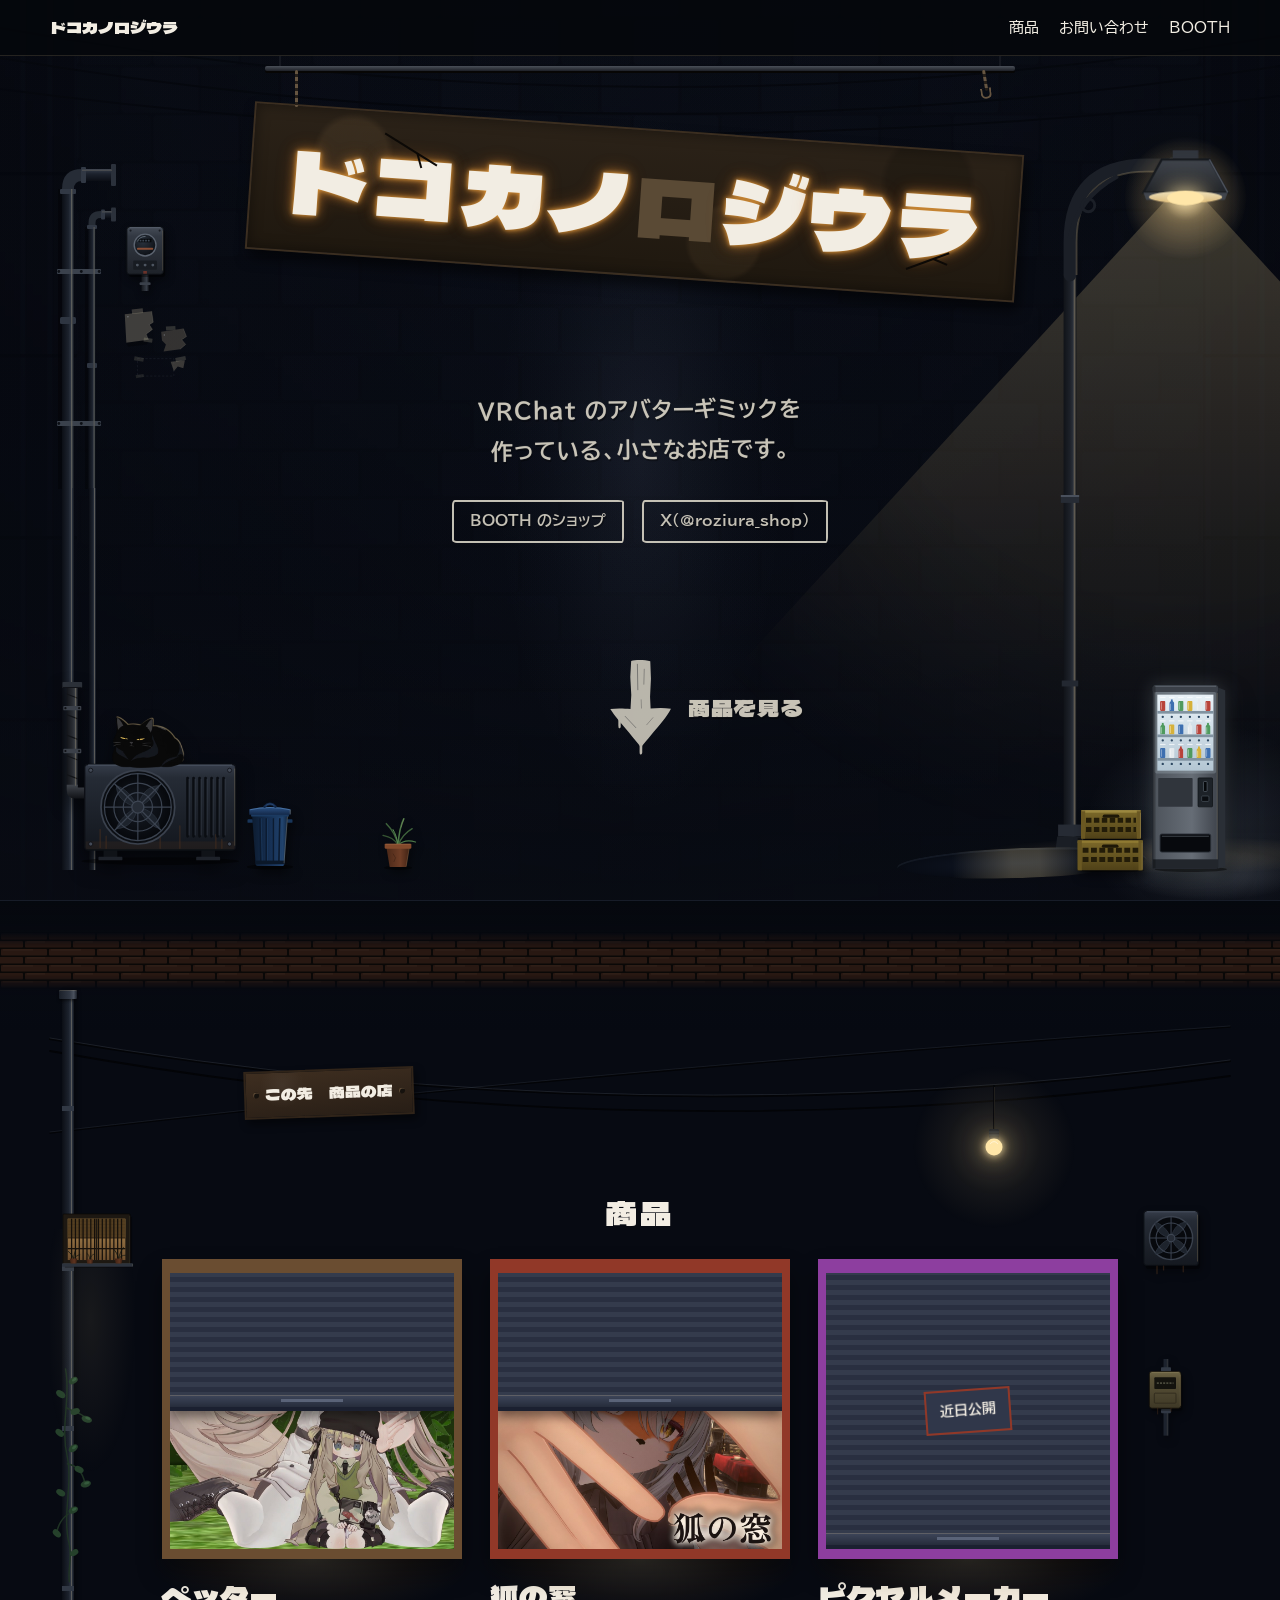
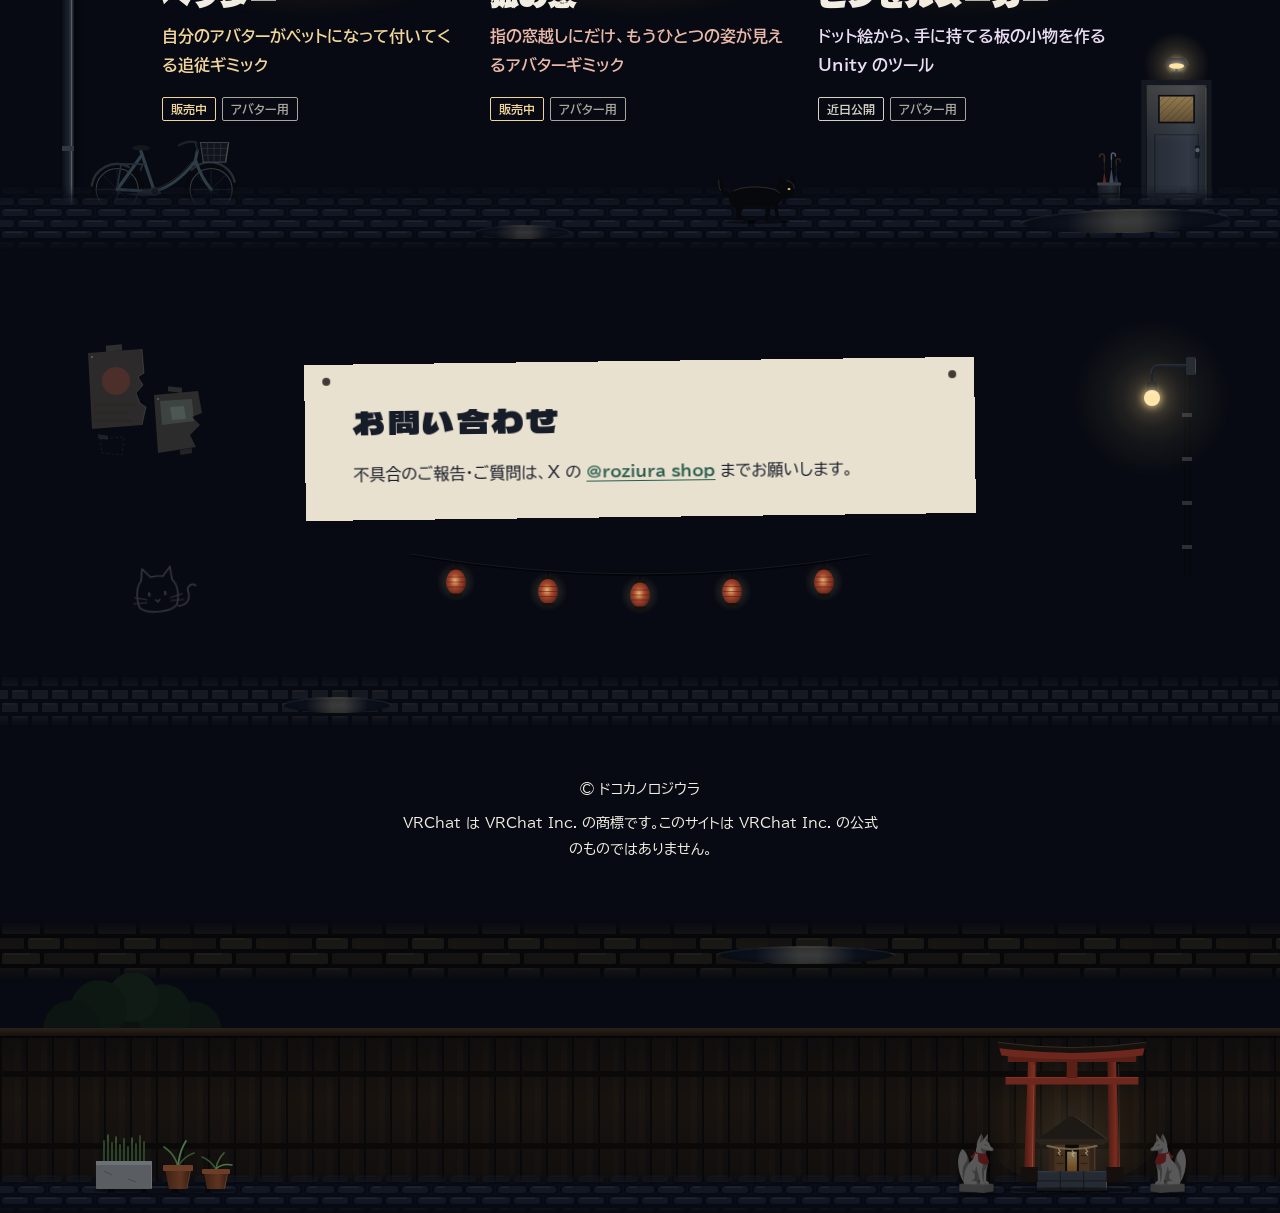
<file: index.html>
<!doctype html>
<html lang="ja">
<head>
  <meta charset="utf-8">
  <meta name="viewport" content="width=device-width, initial-scale=1">
  <title>ドコカノロジウラ｜VRChat アバターギミックのお店</title>
  <meta name="description" content="VRChat 向けのアバターギミックを作っている小さなお店「ドコカノロジウラ」です。商品の紹介と、BOOTH・X へのご案内をしています。">
  <meta property="og:title" content="ドコカノロジウラ｜VRChat アバターギミックのお店">
  <meta property="og:description" content="VRChat 向けのアバターギミックを作っている小さなお店「ドコカノロジウラ」です。商品の紹介と、BOOTH・X へのご案内をしています。">
  <meta property="og:type" content="website">
  <meta property="og:url" content="https://roziura.com/">
  <link rel="canonical" href="https://roziura.com/">
  <meta property="og:image" content="https://roziura.com/images/ogp-shop.jpg">
  <meta name="twitter:card" content="summary_large_image">
  <meta name="twitter:site" content="@roziura_shop">
  <meta name="theme-color" content="#070a12">
  <link rel="icon" href="/favicon.ico" sizes="32x32">
  <link rel="icon" href="/favicon.svg?v=2" type="image/svg+xml">
  <link rel="apple-touch-icon" href="/apple-touch-icon.png">
  <link rel="preconnect" href="https://fonts.googleapis.com">
  <link rel="preconnect" href="https://fonts.gstatic.com" crossorigin>
  <link href="https://fonts.googleapis.com/css2?family=BIZ+UDPGothic:wght@400;700&amp;family=Dela+Gothic+One&amp;display=swap" rel="stylesheet">
  <link rel="stylesheet" href="style.css">
</head>
<body>
  <nav class="site-nav" aria-label="サイトの案内">
    <div class="site-nav__inner">
      <a class="site-nav__name" href="/">ドコカノロジウラ</a>
      <ul class="site-nav__links">
        <li><a href="/#products-heading">商品</a></li>
        <li class="site-nav__contact"><a href="/#contact-heading">お問い合わせ</a></li>
        <li><a href="https://yukisandosukebe.booth.pm/" target="_blank" rel="noopener">BOOTH</a></li>
      </ul>
    </div>
  </nav>
  <header class="hero">
    <div class="overhead" aria-hidden="true">
      <span class="alley-depth" aria-hidden="true"></span>
    </div>
    <div class="container hero__content">
      <!-- 壁を這う配管（太い管と細い管・継ぎ手・留め金具） -->
      <div class="pipework" aria-hidden="true">
        <svg viewBox="0 0 64 340" aria-hidden="true">
          <defs>
            <linearGradient id="pipe-v" x1="0" y1="0" x2="1" y2="0">
              <stop offset="0" stop-color="#0b0e15" />
              <stop offset=".55" stop-color="#1c222d" />
              <stop offset=".8" stop-color="#363e4b" />
              <stop offset="1" stop-color="#10141b" />
            </linearGradient>
            <linearGradient id="pipe-h" x1="0" y1="0" x2="0" y2="1">
              <stop offset="0" stop-color="#363e4b" />
              <stop offset=".4" stop-color="#1c222d" />
              <stop offset="1" stop-color="#0b0e15" />
            </linearGradient>
          </defs>
          <rect x="4" y="40" width="4" height="300" fill="#000" opacity=".3" />
          <rect x="31" y="78" width="3" height="262" fill="#000" opacity=".3" />
          <rect x="8" y="40" width="12" height="300" fill="url(#pipe-v)" />
          <rect x="28" y="20" width="30" height="12" fill="url(#pipe-h)" />
          <path d="M8 42V40Q8 20 28 20H30V32H28Q20 32 20 40V42Z" fill="#262c36" />
          <rect x="6" y="40" width="16" height="5" rx="1" fill="#313844" />
          <rect x="27" y="18" width="5" height="16" rx="1" fill="#313844" />
          <rect x="57" y="15" width="5" height="22" rx="1" fill="#2b313b" />
          <rect x="34.5" y="78" width="7" height="262" fill="url(#pipe-v)" />
          <rect x="48" y="62" width="10" height="7" fill="url(#pipe-h)" />
          <path d="M34.5 78V74Q34.5 62 46.5 62H49V69H46.5Q41.5 69 41.5 74V78Z" fill="#262c35" />
          <rect x="33" y="76" width="10" height="4" rx="1" fill="#313844" />
          <rect x="47" y="60.5" width="4" height="10" rx="1" fill="#313844" />
          <rect x="57" y="58.5" width="5" height="14" rx="1" fill="#2b313b" />
          <rect x="6" y="168" width="16" height="7" rx="1.5" fill="#2e3541" />
          <rect x="33" y="214" width="10" height="5" rx="1" fill="#2e3541" />
          <rect x="3" y="120" width="44" height="5" rx="1" fill="#3a414c" />
          <circle cx="4.8" cy="122.5" r="1.4" fill="#0d1016" />
          <circle cx="27.3" cy="122.5" r="1.4" fill="#0d1016" />
          <circle cx="45.2" cy="122.5" r="1.4" fill="#0d1016" />
          <rect x="3" y="272" width="44" height="5" rx="1" fill="#3a414c" />
          <circle cx="4.8" cy="274.5" r="1.4" fill="#0d1016" />
          <circle cx="27.3" cy="274.5" r="1.4" fill="#0d1016" />
          <circle cx="45.2" cy="274.5" r="1.4" fill="#0d1016" />
          <rect x="17" y="40" width="1.4" height="300" fill="#f0d49a" opacity=".2" />
          <rect x="39.6" y="78" width="1" height="262" fill="#f0d49a" opacity=".2" />
          <rect x="28" y="20.6" width="30" height="1.2" fill="#f0d49a" opacity=".16" />
          <rect x="48" y="62.4" width="10" height="1" fill="#f0d49a" opacity=".16" />
        </svg>
      </div>

      <!-- 電気のメーター（丸い窓のある小箱） -->
      <svg class="power-meter" viewBox="0 0 44 72" aria-hidden="true">
        <defs>
          <linearGradient id="meter-body" x1="0" y1="0" x2="0" y2="1">
            <stop offset="0" stop-color="#454c57" />
            <stop offset=".2" stop-color="#323842" />
            <stop offset="1" stop-color="#1e2229" />
          </linearGradient>
          <linearGradient id="meter-conduit" x1="0" y1="0" x2="1" y2="0">
            <stop offset="0" stop-color="#14171c" />
            <stop offset=".7" stop-color="#363c46" />
            <stop offset="1" stop-color="#181b21" />
          </linearGradient>
          <radialGradient id="meter-glass" cx=".4" cy=".35" r=".7">
            <stop offset="0" stop-color="#2a323d" />
            <stop offset="1" stop-color="#0b0e13" />
          </radialGradient>
        </defs>
        <rect x="17" y="52" width="8" height="20" fill="url(#meter-conduit)" />
        <rect x="15" y="62" width="12" height="3" rx="1" fill="#3a404a" />
        <rect x="3" y="4" width="40" height="52" rx="3" fill="#000" opacity=".4" />
        <rect x="1" y="1" width="40" height="52" rx="3" fill="url(#meter-body)" stroke="#101318" />
        <path d="M4 1.8H38" stroke="#6d7684" stroke-width="1" opacity=".75" />
        <path d="M40.3 5V49" stroke="#f0d49a" stroke-width=".8" opacity=".22" />
        <circle cx="5" cy="5" r="1.2" fill="#1a1d23" />
        <circle cx="37" cy="5" r="1.2" fill="#1a1d23" />
        <circle cx="21" cy="21" r="12" fill="url(#meter-glass)" stroke="#5c6470" stroke-width="1.5" />
        <rect x="14" y="14" width="14" height="4" rx=".6" fill="#07090c" />
        <path d="M15 16H27" stroke="#3c4754" stroke-width="2" stroke-dasharray="2 1" />
        <rect x="12" y="24" width="18" height="2" rx="1" fill="#a65a3a" opacity=".8" />
        <path d="M12.5 17A10 10 0 0 1 21.5 11.5" fill="none" stroke="#cfe3f0" stroke-width="1.1" opacity=".35" />
        <rect x="8" y="38" width="26" height="10" rx="1" fill="#181c22" />
        <circle cx="12.5" cy="43" r="1.6" fill="#4d5560" />
        <circle cx="21" cy="43" r="1.6" fill="#4d5560" />
        <circle cx="29.5" cy="43" r="1.6" fill="#4d5560" />
        <rect x="19" y="49.5" width="4" height="3" fill="#8a3a2a" opacity=".7" />
      </svg>

      <!-- はがれかけの貼り紙の跡（文字なし） -->
      <svg class="poster-scraps" viewBox="0 0 96 96" aria-hidden="true">
        <rect x="22" y="64" width="46" height="22" fill="none" stroke="#1d222c" stroke-dasharray="3 2" opacity=".7" />
        <path d="M6 8 40 4 42 18 37 21 41 27 33 33 36 40 8 44Z" fill="#6f6a5e" opacity=".55" />
        <path d="M40 4 42 18 37 21 41 27 33 33 36 40" fill="none" stroke="#bdb5a1" stroke-width=".7" opacity=".3" />
        <path d="M8 44 36 40 34 46 10 49Z" fill="#000" opacity=".25" />
        <rect x="15" y="1" width="14" height="6" fill="#cfc6a8" opacity=".24" transform="rotate(-6 22 4)" />
        <rect x="30" y="38" width="11" height="5" fill="#cfc6a8" opacity=".2" transform="rotate(8 35 40)" />
        <path d="M52 30 80 26 84 36 78 40 83 46 76 52 55 55 58 46 53 41Z" fill="#5f5a50" opacity=".5" />
        <path d="M80 26 84 36 78 40 83 46 76 52" fill="none" stroke="#bdb5a1" stroke-width=".7" opacity=".28" />
        <rect x="58" y="23" width="12" height="5" fill="#cfc6a8" opacity=".2" transform="rotate(-4 64 25)" />
        <path d="M64 68 82 66 80 76 73 74 68 80Z" fill="#7a7466" opacity=".45" />
        <rect x="70" y="62" width="13" height="5" fill="#cfc6a8" opacity=".2" transform="rotate(-12 76 64)" />
        <rect x="18" y="62" width="12" height="5" fill="#cfc6a8" opacity=".15" transform="rotate(10 24 64)" />
        <rect x="20" y="84" width="10" height="4" fill="#cfc6a8" opacity=".12" transform="rotate(-8 25 86)" />
        <circle cx="10" cy="11" r=".9" fill="#9aa1ab" opacity=".6" />
        <circle cx="56" cy="34" r=".9" fill="#9aa1ab" opacity=".5" />
      </svg>

      <!-- 室外機（配管・格子・羽根・錆）と、その上に座る猫 -->
      <div class="air-conditioner" aria-hidden="true">
        <svg viewBox="0 0 210 214" aria-hidden="true">
          <defs>
            <linearGradient id="ac-case" x1="0" y1="0" x2="0" y2="1">
              <stop offset="0" stop-color="#363d4a" />
              <stop offset=".16" stop-color="#252b35" />
              <stop offset="1" stop-color="#13171e" />
            </linearGradient>
            <linearGradient id="ac-pipe" x1="0" y1="0" x2="1" y2="0">
              <stop offset="0" stop-color="#121419" />
              <stop offset=".55" stop-color="#2a2d33" />
              <stop offset=".82" stop-color="#40444b" />
              <stop offset="1" stop-color="#17191e" />
            </linearGradient>
            <linearGradient id="ac-pipe-h" x1="0" y1="0" x2="0" y2="1">
              <stop offset="0" stop-color="#40444b" />
              <stop offset=".45" stop-color="#2a2d33" />
              <stop offset="1" stop-color="#111317" />
            </linearGradient>
            <radialGradient id="ac-fan" cx=".5" cy=".5" r=".5">
              <stop offset="0" stop-color="#171c25" />
              <stop offset="1" stop-color="#06080c" />
            </radialGradient>
          </defs>
          <ellipse cx="118" cy="209" rx="92" ry="4.5" fill="#000" opacity=".45" />
          <rect x="9" y="0" width="13" height="121" fill="url(#ac-pipe)" />
          <path d="M9 120V126Q9 136 19 136H32V123H22V120Z" fill="url(#ac-pipe-h)" />
          <path d="M9 14l13 5M9 38l13 5M9 62l13 5M9 86l13 5M9 108l13 5" stroke="#121418" stroke-width="1.4" />
          <rect x="18.6" y="0" width="1.4" height="121" fill="#f0d49a" opacity=".2" />
          <rect x="4" y="0" width="23" height="7" rx="1" fill="#2b3038" />
          <path d="M4.5 6.4H26.5" stroke="#0d0f13" stroke-width="1" />
          <rect x="5" y="28" width="21" height="5" rx="1" fill="#3b4049" />
          <circle cx="7.5" cy="30.5" r="1.3" fill="#0f1115" />
          <circle cx="23.5" cy="30.5" r="1.3" fill="#0f1115" />
          <rect x="5" y="78" width="21" height="5" rx="1" fill="#3b4049" />
          <circle cx="7.5" cy="80.5" r="1.3" fill="#0f1115" />
          <circle cx="23.5" cy="80.5" r="1.3" fill="#0f1115" />
          <rect x="52" y="194" width="16" height="12" fill="#101318" />
          <rect x="166" y="194" width="16" height="12" fill="#101318" />
          <rect x="46" y="204" width="28" height="4" rx="1" fill="#1e222a" />
          <rect x="160" y="204" width="28" height="4" rx="1" fill="#1e222a" />
          <rect x="30" y="96" width="176" height="100" rx="4" fill="url(#ac-case)" stroke="#0d1016" stroke-width="1.5" />
          <path d="M34 96.9H202" stroke="#5d6676" stroke-width="1.2" opacity=".8" />
          <path d="M205 101V191" stroke="#f0d49a" stroke-width="1" opacity=".24" />
          <rect x="31" y="186" width="174" height="9" fill="#4a2f1e" opacity=".22" />
          <path d="M48 172v21M55 180v14M118 176v18M141 168v26M183 178v16M190 184v10" stroke="#4a2f1e" stroke-width="1.6" stroke-linecap="round" opacity=".55" />
          <circle cx="92" cy="146" r="43" fill="#0c0f14" stroke="#3a414d" stroke-width="2" />
          <circle cx="92" cy="146" r="39" fill="url(#ac-fan)" />
          <g fill="#1d232c" stroke="#2f3743" stroke-width=".8">
            <path d="M92 146C95 131 104 121 117 121C114 131 105 140 92 146Z" />
            <path d="M92 146C95 131 104 121 117 121C114 131 105 140 92 146Z" transform="rotate(90 92 146)" />
            <path d="M92 146C95 131 104 121 117 121C114 131 105 140 92 146Z" transform="rotate(180 92 146)" />
            <path d="M92 146C95 131 104 121 117 121C114 131 105 140 92 146Z" transform="rotate(270 92 146)" />
          </g>
          <g fill="none" stroke="#3b4350" stroke-width="1.4">
            <circle cx="92" cy="146" r="39" />
            <circle cx="92" cy="146" r="28" />
            <circle cx="92" cy="146" r="17" />
            <path d="M92 107V185M53 146H131M64.4 118.4 119.6 173.6M119.6 118.4 64.4 173.6" />
          </g>
          <circle cx="92" cy="146" r="7" fill="#262c36" stroke="#3e4653" stroke-width="1.5" />
          <path d="M150 112V180M157 112V180M164 112V180M171 112V180M178 112V180M185 112V180M192 112V180" stroke="#0a0d12" stroke-width="3.2" stroke-linecap="round" />
          <path d="M151.8 113V179M158.8 113V179M165.8 113V179M172.8 113V179M179.8 113V179M186.8 113V179M193.8 113V179" stroke="#3a414d" stroke-width=".8" />
          <g fill="#434a57" stroke="#0b0d11" stroke-width=".8">
            <circle cx="37" cy="103" r="2.4" />
            <circle cx="199" cy="103" r="2.4" />
            <circle cx="37" cy="189" r="2.4" />
            <circle cx="199" cy="189" r="2.4" />
          </g>
          <image class="ac-cat" href="images/alley-cat.webp" x="62" y="40" width="84" height="60.2" />
        </svg>
      </div>

      <!-- 青いポリバケツのゴミ箱 -->
      <svg class="trash-bin" viewBox="0 0 60 84" aria-hidden="true">
        <defs>
          <linearGradient id="bin-body" x1="0" y1="0" x2="1" y2="0">
            <stop offset="0" stop-color="#0d1c30" />
            <stop offset=".55" stop-color="#173257" />
            <stop offset=".85" stop-color="#21436d" />
            <stop offset="1" stop-color="#112540" />
          </linearGradient>
          <linearGradient id="bin-lid" x1="0" y1="0" x2="0" y2="1">
            <stop offset="0" stop-color="#2b5182" />
            <stop offset="1" stop-color="#14294a" />
          </linearGradient>
        </defs>
        <ellipse cx="30" cy="81" rx="26" ry="3" fill="#000" opacity=".45" />
        <rect x="5" y="28" width="6" height="4" rx="1" fill="#183559" />
        <rect x="49" y="28" width="6" height="4" rx="1" fill="#183559" />
        <path d="M10 22H50L46 78Q46 80 44 80H16Q14 80 14 78Z" fill="url(#bin-body)" />
        <path d="M19 27 20 75M26 27V75M34 27V75M41 27 40 75" stroke="#0c1b30" stroke-width="2" />
        <path d="M20.2 27 21.2 75M27.2 27V75M35.2 27V75M42.2 27 41.2 75" stroke="#2c5586" stroke-width=".6" opacity=".7" />
        <rect x="14" y="74" width="32" height="4" fill="#0b1829" />
        <rect x="9" y="22" width="42" height="3" fill="#1b3a61" />
        <path d="M49.4 25 45.6 77" stroke="#f0d49a" stroke-width=".9" opacity=".28" />
        <path d="M7 17Q30 12 53 17V23H7Z" fill="url(#bin-lid)" />
        <path d="M8 17.5Q30 12.5 52 17.5" fill="none" stroke="#6d9bd0" stroke-width="1" opacity=".5" />
        <path d="M24 14Q30 8 36 14" fill="none" stroke="#12284a" stroke-width="3" stroke-linecap="round" />
        <path d="M25 13Q30 9 35 13" fill="none" stroke="#5f8cc2" stroke-width=".7" opacity=".5" />
        <path d="M52.5 17.5V22.5" stroke="#f0d49a" stroke-width=".9" opacity=".3" />
      </svg>

      <div class="sign-rig">
        <span class="sign-rig__arm" aria-hidden="true"></span>
        <span class="sign-rig__fixed-chain" aria-hidden="true"></span>
        <span class="sign-rig__loose-chain" aria-hidden="true"></span>
        <div class="signboard">
          <h1><span>ド</span><span>コ</span><span>カ</span><span>ノ</span><span class="signboard__dark">ロ</span><span>ジ</span><span class="signboard__flicker">ウ</span><span>ラ</span></h1>
          <span class="signboard__crack signboard__crack--one" aria-hidden="true"></span>
          <span class="signboard__crack signboard__crack--two" aria-hidden="true"></span>
        </div>
      </div>

      <!-- 街灯（灯具の部分は縦横比を保ち、柱だけを縦に伸ばす） -->
      <div class="streetlight streetlight--hero" aria-hidden="true">
        <span class="streetlight__cone"></span>
        <svg class="streetlight__pole" viewBox="0 0 120 300" preserveAspectRatio="none" aria-hidden="true">
          <defs>
            <linearGradient id="sl-post" x1="0" y1="0" x2="1" y2="0">
              <stop offset="0" stop-color="#101318" />
              <stop offset=".5" stop-color="#1d2129" />
              <stop offset=".78" stop-color="#2d333d" />
              <stop offset="1" stop-color="#14171d" />
            </linearGradient>
          </defs>
          <rect x="26.5" y="0" width="7" height="300" fill="url(#sl-post)" />
          <rect x="32" y="0" width="1" height="280" fill="#f0d49a" opacity=".28" />
          <rect x="25" y="112" width="10" height="4" fill="#262b34" />
          <rect x="25" y="112" width="10" height="1" fill="#4a515d" />
          <rect x="25.5" y="206" width="9" height="3" fill="#232831" />
          <rect x="23.5" y="279" width="13" height="6" fill="#262b34" />
          <path d="M21 300 23 285H37L39 300Z" fill="#1a1e25" />
          <path d="M36.6 285 38.6 300" stroke="#f0d49a" stroke-width=".8" opacity=".22" />
        </svg>
        <svg class="streetlight__head" viewBox="0 0 120 90" aria-hidden="true">
          <defs>
            <radialGradient id="sl-halo" cx=".5" cy=".5" r=".5">
              <stop offset="0" stop-color="#ffecbe" stop-opacity=".75" />
              <stop offset=".35" stop-color="#ffd68c" stop-opacity=".25" />
              <stop offset="1" stop-color="#ffd68c" stop-opacity="0" />
            </radialGradient>
            <linearGradient id="sl-shade" x1="0" y1="0" x2="0" y2="1">
              <stop offset="0" stop-color="#3a404b" />
              <stop offset="1" stop-color="#1b1f27" />
            </linearGradient>
            <linearGradient id="sl-inner" x1="0" y1="0" x2="0" y2="1">
              <stop offset="0" stop-color="#fff3cf" />
              <stop offset="1" stop-color="#e8c27c" />
            </linearGradient>
          </defs>
          <path class="streetlight__post" d="M30 90V72Q30 30 72 30H88" />
          <path d="M33.6 90V72Q33.6 33.6 72 33.6H86" fill="none" stroke="#f0d49a" stroke-width="1" opacity=".22" />
          <path d="M30 70Q34 48 56 36" fill="none" stroke="#1b1f27" stroke-width="2.5" />
          <circle cx="40" cy="52" r="3.5" fill="none" stroke="#1b1f27" stroke-width="1.6" />
          <rect x="84" y="26" width="8" height="8" rx="1" fill="#2a2f38" />
          <circle class="streetlight__halo" cx="93" cy="48" r="34" fill="url(#sl-halo)" />
          <path d="M86 22H100V27H86Z" fill="#2d323c" />
          <path class="streetlight__shade" d="M80 27H106L116 45H70Z" fill="url(#sl-shade)" />
          <path d="M106 27 116 45" stroke="#4d5462" stroke-width=".8" />
          <path d="M70 45H116L114.5 49H71.5Z" fill="#3b414c" />
          <ellipse cx="93" cy="47.5" rx="20" ry="3.2" fill="url(#sl-inner)" opacity=".9" />
          <ellipse class="streetlight__bulb" cx="93" cy="48" rx="10" ry="4" />
        </svg>
        <span class="streetlight__pool"></span>
      </div>

      <!-- 積んだビールケース 2 段 -->
      <svg class="beer-crates" viewBox="0 0 84 78" aria-hidden="true">
        <defs>
          <linearGradient id="crate" x1="0" y1="0" x2="0" y2="1">
            <stop offset="0" stop-color="#7d6a2a" />
            <stop offset="1" stop-color="#4f4118" />
          </linearGradient>
        </defs>
        <ellipse cx="42" cy="76" rx="40" ry="2.5" fill="#000" opacity=".45" />
        <rect x="2" y="40" width="78" height="36" rx="2" fill="url(#crate)" />
        <rect x="2" y="40" width="78" height="3" fill="#8f7a32" />
        <path d="M8 52H76M8 63H76" stroke="#231c08" stroke-width="6" stroke-dasharray="7 3" />
        <rect x="31" y="45" width="20" height="4" rx="2" fill="#1d1707" />
        <rect x="2" y="40" width="5" height="36" fill="#6a5822" />
        <rect x="75" y="40" width="5" height="36" fill="#6a5822" />
        <path d="M79.4 43V75" stroke="#f0d49a" stroke-width=".9" opacity=".25" />
        <rect x="2" y="37" width="78" height="3" fill="#000" opacity=".35" />
        <rect x="6" y="4" width="72" height="34" rx="2" fill="url(#crate)" />
        <rect x="6" y="4" width="72" height="3" fill="#94803a" />
        <path d="M12 16H72M12 27H72" stroke="#231c08" stroke-width="6" stroke-dasharray="6.5 3" />
        <rect x="32" y="9" width="20" height="4" rx="2" fill="#1d1707" />
        <rect x="6" y="4" width="5" height="34" fill="#6a5822" />
        <rect x="73" y="4" width="5" height="34" fill="#6a5822" />
        <path d="M7 4.6H77" stroke="#e6cf7a" stroke-width=".8" opacity=".4" />
        <path d="M77.4 7V37" stroke="#f0d49a" stroke-width=".9" opacity=".25" />
      </svg>

      <!-- 自動販売機（光る見本の窓・ボタン・硬貨の口・取り出し口） -->
      <div class="vending-machine" aria-hidden="true">
        <svg viewBox="0 0 84 210" aria-hidden="true">
          <defs>
            <linearGradient id="vm-body" x1="0" y1="0" x2="1" y2="0">
              <stop offset="0" stop-color="#4d535b" />
              <stop offset=".6" stop-color="#666d76" />
              <stop offset="1" stop-color="#3f444c" />
            </linearGradient>
            <linearGradient id="vm-win" x1="0" y1="0" x2="0" y2="1">
              <stop offset="0" stop-color="#e9f2f8" />
              <stop offset="1" stop-color="#b3c6d3" />
            </linearGradient>
            <symbol id="vm-can" viewBox="0 0 6 13">
              <rect y="2" width="6" height="11" rx="1.2" />
              <rect x="1" y="3.5" width="1" height="8" fill="#fff" opacity=".4" />
            </symbol>
            <symbol id="vm-bottle" viewBox="0 0 6 13">
              <path d="M2 0H4V2L5.6 4V13H.4V4L2 2Z" />
              <rect x="1.2" y="5" width=".9" height="7" fill="#fff" opacity=".45" />
            </symbol>
          </defs>
          <ellipse cx="44" cy="207" rx="40" ry="3" fill="#000" opacity=".45" />
          <path d="M74 6 82 9V204L74 206Z" fill="#2a2f36" />
          <rect x="2" y="4" width="72" height="202" rx="2" fill="url(#vm-body)" stroke="#23272e" />
          <rect x="2" y="4" width="72" height="7" rx="2" fill="#3b4048" />
          <path d="M4 4.6H72" stroke="#aeb8c2" stroke-width=".8" opacity=".5" />
          <rect x="4" y="11" width="68" height="90" rx="2" fill="#cfe3f0" opacity=".2" />
          <rect x="7" y="14" width="62" height="84" fill="url(#vm-win)" />
          <path d="M10 17H67M10 43H67M10 69H67" stroke="#ffffff" stroke-width="1" stroke-dasharray="6 4" opacity=".8" />
          <use href="#vm-can" x="10" y="19" width="6" height="13" fill="#b8433a" />
          <use href="#vm-bottle" x="20" y="19" width="6" height="13" fill="#3d6fb0" />
          <use href="#vm-can" x="30" y="19" width="6" height="13" fill="#4f9a5e" />
          <use href="#vm-can" x="40" y="19" width="6" height="13" fill="#d6b13a" />
          <use href="#vm-bottle" x="50" y="19" width="6" height="13" fill="#e4eaee" />
          <use href="#vm-can" x="60" y="19" width="6" height="13" fill="#b8433a" />
          <use href="#vm-bottle" x="10" y="45" width="6" height="13" fill="#4f9a5e" />
          <use href="#vm-can" x="20" y="45" width="6" height="13" fill="#d6b13a" />
          <use href="#vm-can" x="30" y="45" width="6" height="13" fill="#3d6fb0" />
          <use href="#vm-bottle" x="40" y="45" width="6" height="13" fill="#e4eaee" />
          <use href="#vm-can" x="50" y="45" width="6" height="13" fill="#b8433a" />
          <use href="#vm-bottle" x="60" y="45" width="6" height="13" fill="#4f9a5e" />
          <use href="#vm-can" x="10" y="71" width="6" height="13" fill="#3d6fb0" />
          <use href="#vm-can" x="20" y="71" width="6" height="13" fill="#e4eaee" />
          <use href="#vm-bottle" x="30" y="71" width="6" height="13" fill="#b8433a" />
          <use href="#vm-can" x="40" y="71" width="6" height="13" fill="#4f9a5e" />
          <use href="#vm-bottle" x="50" y="71" width="6" height="13" fill="#d6b13a" />
          <use href="#vm-can" x="60" y="71" width="6" height="13" fill="#3d6fb0" />
          <rect x="7" y="32" width="62" height="3" fill="#8193a1" />
          <rect x="7" y="58" width="62" height="3" fill="#8193a1" />
          <rect x="7" y="84" width="62" height="3" fill="#8193a1" />
          <path d="M13 38.5H63.1M13 64.5H63.1M13 90.5H63.1" stroke="#2f4a63" stroke-width="2.6" stroke-linecap="round" stroke-dasharray="0 10" />
          <rect x="8" y="106" width="38" height="32" rx="1" fill="#30353c" />
          <rect x="52" y="106" width="16" height="32" rx="1" fill="#1d2228" stroke="#0f1216" stroke-width=".8" />
          <rect x="58" y="110" width="4" height="11" rx="1" fill="#06080b" stroke="#6f7a85" stroke-width=".6" />
          <rect x="56" y="126" width="8" height="6" rx="1" fill="#0a0d11" stroke="#59636e" stroke-width=".6" />
          <rect x="10" y="168" width="56" height="20" rx="2" fill="#07090d" stroke="#2b3038" />
          <path d="M12 170.5H64" stroke="#6b757f" stroke-width="1" opacity=".6" />
          <rect x="2" y="196" width="72" height="10" fill="#22262c" />
          <rect x="2" y="4" width="3" height="202" fill="#000" opacity=".25" />
          <path d="M73.2 12V196" stroke="#f0d49a" stroke-width=".9" opacity=".22" />
        </svg>
      </div>
      <span class="vending-glow" aria-hidden="true"></span>
      <span class="puddle" aria-hidden="true"></span>

      <!-- 壁の字の左下の地面の植木鉢 -->
      <svg class="plant-pot" viewBox="0 0 48 64" aria-hidden="true">
        <defs>
          <linearGradient id="pot" x1="0" y1="0" x2="1" y2="0">
            <stop offset="0" stop-color="#4a2818" />
            <stop offset=".6" stop-color="#6e3d26" />
            <stop offset="1" stop-color="#3f2214" />
          </linearGradient>
        </defs>
        <ellipse cx="24" cy="61" rx="17" ry="2.5" fill="#000" opacity=".45" />
        <g fill="none" stroke-linecap="round">
          <path d="M24 34C22 22 16 14 10 8" stroke="#3e623b" stroke-width="1.8" />
          <path d="M24 34C25 20 27 10 31 2" stroke="#4d7848" stroke-width="1.8" />
          <path d="M24 34C28 24 34 18 41 14" stroke="#3e623b" stroke-width="1.6" />
          <path d="M24 34C20 26 14 24 6 22" stroke="#355432" stroke-width="1.6" />
          <path d="M24 34C30 28 38 28 45 30" stroke="#4d7848" stroke-width="1.5" />
          <path d="M24 34C23 26 21 20 18 15" stroke="#5a8a53" stroke-width="1.2" />
          <path d="M31 2.5C30 6 29 9 28 12" stroke="#f0d49a" stroke-width=".6" opacity=".35" />
        </g>
        <ellipse cx="24" cy="35" rx="13" ry="2.5" fill="#1c120c" />
        <path d="M10 36H38L34 60H14Z" fill="url(#pot)" />
        <rect x="8" y="32" width="32" height="6" rx="1" fill="#82492b" />
        <path d="M9 32.6H39" stroke="#e0a578" stroke-width=".8" opacity=".35" />
        <path d="M37.4 38 33.8 59.5" stroke="#f0d49a" stroke-width=".8" opacity=".25" />
        <path d="M18 44 21 49 19 54" fill="none" stroke="#2f190f" stroke-width=".7" opacity=".7" />
      </svg>

      <div class="hero__intro">
        <p class="lead wall-text">VRChat のアバターギミックを作っている、小さなお店です。</p>
        <ul class="wall-links">
          <li><a class="wall-link" href="https://yukisandosukebe.booth.pm/" target="_blank" rel="noopener">BOOTH のショップ</a></li>
          <li><a class="wall-link" href="https://x.com/roziura_shop" target="_blank" rel="noopener">X（@roziura_shop）</a></li>
        </ul>
        <a class="wall-arrow" href="#products-heading">
          <svg class="wall-arrow__mark" viewBox="0 0 60 90" aria-hidden="true">
            <path d="M21.6 3.6C25.6 2.3 34.4 2.6 38.8 3.8L39.4 19.6 38.6 35.8 39.1 46.4C44.2 46 50.6 45.6 57.4 46.6 54.4 53 46.8 61.8 39.4 70.4 36.2 74.2 33 78 30.4 81.2 27.6 77.8 23.6 72.8 19.8 68.2 13.4 60.8 7 53.4 2.8 46.8 8.6 45.9 15.6 46.3 21 46.7L21.7 34.2 20.8 18.1Z" fill="currentColor" />
            <path d="M29.1 79.2C29.4 82.6 28.9 85.4 29.4 87.2 30.5 88.5 31.6 87.4 31.6 85.6 31.5 83 31.7 80.6 31.6 78.4Z" fill="currentColor" />
            <path d="M9.9 54.2C10.3 58 9.8 61.6 10.3 63.6 11.1 64.8 12.3 64 12.2 62.4 12.1 60.2 12.4 58 12.6 56.2Z" fill="currentColor" />
            <g fill="none" stroke="#0b0f18" stroke-linecap="round" opacity=".38">
              <path d="M27.2 6.5 27.6 29.5" stroke-width=".9" />
              <path d="M33.4 11 33 24.5" stroke-width=".7" />
              <path d="M30.6 38.5 30.9 46" stroke-width=".6" />
              <path d="M16.2 53.4 25.8 63.6" stroke-width=".8" />
              <path d="M41.2 54.6 35.6 61" stroke-width=".6" />
            </g>
          </svg>
          <span>商品を見る</span>
        </a>
      </div>
    </div>
  </header>

  <main class="container main-content">
    <!-- 路地の頭上: 斜めに渡る電線と、そこから吊るした裸電球 -->
    <div class="alley-props alley-props--overhead" aria-hidden="true">
      <svg class="alley-wires" viewBox="0 0 1200 160" preserveAspectRatio="none" aria-hidden="true">
        <g fill="none" stroke-linecap="round">
          <path d="M0 18Q600 120 1200 40" stroke="#030407" stroke-width="2.2" vector-effect="non-scaling-stroke" />
          <path d="M0 30Q600 136 1200 55" stroke="#030407" stroke-width="1.8" vector-effect="non-scaling-stroke" />
          <path d="M0 112Q520 52 1200 6" stroke="#030407" stroke-width="1.6" vector-effect="non-scaling-stroke" />
          <path d="M0 17Q600 119 1200 39" stroke="#3a414c" stroke-width=".8" opacity=".55" vector-effect="non-scaling-stroke" />
          <path d="M0 111Q520 51 1200 5" stroke="#3a414c" stroke-width=".7" opacity=".45" vector-effect="non-scaling-stroke" />
        </g>
      </svg>
      <span class="hanging-bulb">
        <span class="hanging-bulb__halo"></span>
        <svg viewBox="0 0 30 80" aria-hidden="true">
          <path d="M15 0V46" stroke="#05070b" stroke-width="1.6" />
          <path d="M15.6 2V45" stroke="#f0d49a" stroke-width=".5" opacity=".25" />
          <rect x="10" y="44" width="10" height="10" rx="1.5" fill="#1b1f27" />
          <path d="M10 47H20M10 50H20" stroke="#2f3540" stroke-width=".8" />
          <circle class="hanging-bulb__glass" cx="15" cy="62" r="8.5" />
          <path d="M11 59Q15 54 19 59" fill="none" stroke="#fff6dc" stroke-width="1" opacity=".8" />
        </svg>
      </span>
    </div>

    <!-- 節の間①: 最初の画面の地面の先に敷いた、横いっぱいの赤茶のれんがの帯 -->
    <div class="alley-props alley-props--gap" aria-hidden="true">
      <span class="alley-band alley-band--brick"></span>
    </div>

    <aside class="signpost"><span>この先　商品の店</span></aside>
    <section class="products" aria-labelledby="products-heading">
      <!-- 店の両脇の壁の続き: 雨どい・明かりのついた格子窓・換気扇・勝手口と傘立て・自転車、その下の濡れた石畳 -->
      <div class="alley-props alley-props--shops" aria-hidden="true">
        <span class="downpipe"></span>
        <svg class="pipe-ivy" viewBox="0 0 60 220" aria-hidden="true">
          <g fill="none" stroke="#1f3324" stroke-width="1.5" stroke-linecap="round">
            <path d="M14 0C20 30 8 58 16 92C22 120 10 150 18 182C21 196 16 208 18 220" />
            <path d="M15 40C24 46 30 44 36 52M16 98C26 100 32 108 34 118M17 150C8 156 6 164 4 172" />
          </g>
          <g fill="#25412b">
            <ellipse cx="22" cy="12" rx="5" ry="3.2" transform="rotate(-30 22 12)" />
            <ellipse cx="9" cy="26" rx="5.4" ry="3.4" transform="rotate(35 9 26)" />
            <ellipse cx="24" cy="44" rx="5" ry="3.2" transform="rotate(-20 24 44)" />
            <ellipse cx="36" cy="52" rx="5.6" ry="3.4" transform="rotate(20 36 52)" />
            <ellipse cx="8" cy="66" rx="5" ry="3.2" transform="rotate(40 8 66)" />
            <ellipse cx="22" cy="82" rx="5.4" ry="3.4" transform="rotate(-35 22 82)" />
            <ellipse cx="28" cy="104" rx="5" ry="3.2" transform="rotate(25 28 104)" />
            <ellipse cx="35" cy="119" rx="5.4" ry="3.4" transform="rotate(-15 35 119)" />
            <ellipse cx="9" cy="128" rx="5" ry="3.2" transform="rotate(30 9 128)" />
            <ellipse cx="22" cy="146" rx="5.2" ry="3.3" transform="rotate(-25 22 146)" />
            <ellipse cx="5" cy="170" rx="5" ry="3.2" transform="rotate(45 5 170)" />
            <ellipse cx="23" cy="190" rx="4.6" ry="3" transform="rotate(-30 23 190)" />
          </g>
          <g fill="#3a6142" opacity=".8">
            <ellipse cx="23" cy="11" rx="2.6" ry="1.4" transform="rotate(-30 23 11)" />
            <ellipse cx="37" cy="51" rx="2.8" ry="1.4" transform="rotate(20 37 51)" />
            <ellipse cx="23" cy="81" rx="2.6" ry="1.4" transform="rotate(-35 23 81)" />
            <ellipse cx="36" cy="118" rx="2.8" ry="1.4" transform="rotate(-15 36 118)" />
            <ellipse cx="23" cy="145" rx="2.6" ry="1.4" transform="rotate(-25 23 145)" />
          </g>
        </svg>

        <span class="lit-window__spill"></span>
        <svg class="lit-window" viewBox="0 0 150 132" aria-hidden="true">
          <defs>
            <linearGradient id="ab-win-light" x1="0" y1="0" x2="0" y2="1">
              <stop offset="0" stop-color="#b08a52" />
              <stop offset="1" stop-color="#6e4f2e" />
            </linearGradient>
            <linearGradient id="ab-sill-pot" x1="0" y1="0" x2="1" y2="0">
              <stop offset="0" stop-color="#3f2214" />
              <stop offset=".6" stop-color="#5e3420" />
              <stop offset="1" stop-color="#361d11" />
            </linearGradient>
          </defs>
          <rect x="6" y="8" width="140" height="106" fill="#000" opacity=".35" />
          <rect x="2" y="2" width="140" height="106" rx="2" fill="#1d1812" stroke="#0b0906" stroke-width="1.5" />
          <rect x="12" y="12" width="120" height="86" fill="url(#ab-win-light)" />
          <rect x="12" y="12" width="120" height="40" fill="#5c4525" />
          <path d="M12 15H132M12 18H132M12 21H132M12 24H132M12 27H132M12 30H132M12 33H132M12 36H132M12 39H132M12 42H132M12 45H132M12 48H132" stroke="#3a2b16" stroke-width=".8" />
          <path d="M12 52H132" stroke="#2a1f10" stroke-width="2" />
          <path d="M42 12V53M102 12V53" stroke="#2a1f10" stroke-width="1" />
          <path d="M20 12V98M28 12V98M36 12V98M44 12V98M52 12V98M60 12V98M68 12V98M76 12V98M84 12V98M92 12V98M100 12V98M108 12V98M116 12V98M124 12V98" stroke="#15100b" stroke-width="2.6" />
          <rect x="12" y="73" width="120" height="2.6" fill="#15100b" />
          <rect x="70.6" y="12" width="2.8" height="86" fill="#1d1812" />
          <path d="M141 6V106" stroke="#f0d49a" stroke-width=".9" opacity=".22" />
          <rect x="0" y="105" width="148" height="7" rx="1" fill="#2c323c" />
          <path d="M1 105.6H147" stroke="#5d6676" stroke-width=".8" opacity=".6" />
          <path d="M147 106V111" stroke="#f0d49a" stroke-width=".8" opacity=".25" />
          <g fill="none" stroke="#0e1410" stroke-linecap="round">
            <path d="M24 96C22 88 18 84 13 80" stroke-width="1.6" />
            <path d="M24 96C25 86 27 80 30 74" stroke-width="1.6" />
            <path d="M24 96C28 90 33 88 37 87" stroke-width="1.4" />
            <path d="M58 96C57 90 55 86 52 84" stroke-width="1.3" />
            <path d="M58 96C60 90 63 87 66 86" stroke-width="1.3" />
            <path d="M118 96C116 86 112 80 108 76" stroke-width="1.6" />
            <path d="M118 96C120 84 124 78 128 72" stroke-width="1.6" />
            <path d="M118 96C121 90 126 88 132 88" stroke-width="1.4" />
          </g>
          <path d="M16 95H32L30 105H18Z" fill="url(#ab-sill-pot)" />
          <path d="M51 97H65L63.5 105H52.5Z" fill="url(#ab-sill-pot)" />
          <path d="M110 95H126L124 105H112Z" fill="url(#ab-sill-pot)" />
        </svg>

        <svg class="vent-fan" viewBox="0 0 64 70" aria-hidden="true">
          <defs>
            <linearGradient id="ab-vent-case" x1="0" y1="0" x2="0" y2="1">
              <stop offset="0" stop-color="#363d4a" />
              <stop offset=".18" stop-color="#252b35" />
              <stop offset="1" stop-color="#151920" />
            </linearGradient>
          </defs>
          <rect x="4" y="6" width="58" height="58" rx="3" fill="#000" opacity=".35" />
          <rect x="2" y="2" width="58" height="58" rx="3" fill="url(#ab-vent-case)" stroke="#0d1016" stroke-width="1.2" />
          <path d="M5 2.9H57" stroke="#5d6676" stroke-width="1" opacity=".75" />
          <circle cx="31" cy="31" r="23" fill="#07090d" stroke="#3a414d" stroke-width="1.5" />
          <g class="vent-fan__blades" fill="#1d232c" stroke="#2f3743" stroke-width=".8">
            <path d="M31 31C33 21 39 14 48 14C46 21 40 27 31 31Z" />
            <path d="M31 31C33 21 39 14 48 14C46 21 40 27 31 31Z" transform="rotate(90 31 31)" />
            <path d="M31 31C33 21 39 14 48 14C46 21 40 27 31 31Z" transform="rotate(180 31 31)" />
            <path d="M31 31C33 21 39 14 48 14C46 21 40 27 31 31Z" transform="rotate(270 31 31)" />
          </g>
          <g fill="none" stroke="#3b4350" stroke-width="1.1">
            <circle cx="31" cy="31" r="16" />
            <path d="M31 8V54M8 31H54" />
          </g>
          <circle cx="31" cy="31" r="4" fill="#262c36" stroke="#3e4653" stroke-width="1.2" />
          <path d="M59.2 6V56" stroke="#f0d49a" stroke-width=".9" opacity=".22" />
          <path d="M16 61V69M23 61V65M44 61V67" stroke="#4a2f1e" stroke-width="1.4" stroke-linecap="round" opacity=".55" />
        </svg>

        <svg class="gas-meter" viewBox="0 0 48 92" aria-hidden="true">
          <defs>
            <linearGradient id="ab-gas" x1="0" y1="0" x2="0" y2="1">
              <stop offset="0" stop-color="#6f6646" />
              <stop offset=".2" stop-color="#5a5238" />
              <stop offset="1" stop-color="#3e3826" />
            </linearGradient>
          </defs>
          <rect x="21" y="0" width="6" height="14" fill="#1c222d" />
          <rect x="21" y="62" width="6" height="30" fill="#1c222d" />
          <path d="M25.6 0V14M25.6 62V92" stroke="#f0d49a" stroke-width=".6" opacity=".2" />
          <rect x="18" y="10" width="12" height="5" rx="1" fill="#313844" />
          <rect x="18" y="60" width="12" height="5" rx="1" fill="#313844" />
          <rect x="6" y="18" width="38" height="44" rx="3" fill="#000" opacity=".35" />
          <rect x="4" y="15" width="38" height="44" rx="3" fill="url(#ab-gas)" stroke="#16130c" />
          <path d="M7 16H39" stroke="#9c916a" stroke-width=".8" opacity=".55" />
          <rect x="10" y="22" width="26" height="14" rx="1" fill="#14130e" />
          <path d="M13 29H33" stroke="#4a4a3c" stroke-width="2.2" stroke-dasharray="2.4 1.4" />
          <rect x="10" y="41" width="26" height="12" rx="1" fill="none" stroke="#2e2a1c" stroke-width="1" />
          <path d="M41.2 19V56" stroke="#f0d49a" stroke-width=".8" opacity=".25" />
          <path d="M14 59V66M30 59V63" stroke="#4a2f1e" stroke-width="1.2" stroke-linecap="round" opacity=".5" />
        </svg>

        <svg class="back-door" viewBox="0 0 104 210" aria-hidden="true">
          <defs>
            <linearGradient id="ab-door" x1="0" y1="0" x2="1" y2="0">
              <stop offset="0" stop-color="#252a33" />
              <stop offset=".7" stop-color="#323945" />
              <stop offset="1" stop-color="#20252d" />
            </linearGradient>
            <linearGradient id="ab-door-glass" x1="0" y1="0" x2="0" y2="1">
              <stop offset="0" stop-color="#b3955d" />
              <stop offset="1" stop-color="#76603d" />
            </linearGradient>
            <radialGradient id="ab-door-halo" cx=".5" cy=".5" r=".5">
              <stop offset="0" stop-color="#ffecbe" stop-opacity=".55" />
              <stop offset=".35" stop-color="#ffd68c" stop-opacity=".16" />
              <stop offset="1" stop-color="#ffd68c" stop-opacity="0" />
            </radialGradient>
            <linearGradient id="ab-door-wash" x1="0" y1="0" x2="0" y2="1">
              <stop offset="0" stop-color="#f0d49a" stop-opacity=".13" />
              <stop offset="1" stop-color="#f0d49a" stop-opacity="0" />
            </linearGradient>
          </defs>
          <ellipse cx="52" cy="207" rx="50" ry="3" fill="#000" opacity=".45" />
          <circle class="back-door__halo" cx="52" cy="26" r="40" fill="url(#ab-door-halo)" />
          <rect x="10" y="44" width="84" height="158" fill="#141820" />
          <rect x="16" y="50" width="72" height="150" fill="url(#ab-door)" stroke="#0e1116" />
          <rect x="16" y="50" width="72" height="70" fill="url(#ab-door-wash)" />
          <rect x="30" y="62" width="44" height="34" fill="#0b0d12" />
          <rect x="32" y="64" width="40" height="30" fill="url(#ab-door-glass)" opacity=".8" />
          <path d="M32 70 38 64M32 78 46 64M32 86 54 64M34 94 64 64M42 94 72 64M50 94 72 72M58 94 72 80M66 94 72 88" stroke="#3b2f1c" stroke-width=".6" opacity=".7" />
          <rect x="26" y="110" width="52" height="70" fill="none" stroke="#1b2028" stroke-width="1.5" />
          <path d="M27 110.8H77" stroke="#4a515d" stroke-width=".7" opacity=".6" />
          <rect x="74" y="122" width="6" height="16" rx="2" fill="#171b22" />
          <circle cx="77" cy="128" r="2.6" fill="#5a6270" />
          <rect x="16" y="186" width="72" height="14" fill="#1c2129" />
          <path d="M24 186V196M58 186V192M70 186V198" stroke="#4a2f1e" stroke-width="1.4" stroke-linecap="round" opacity=".55" />
          <path d="M87.3 54V198" stroke="#f0d49a" stroke-width=".9" opacity=".25" />
          <rect x="4" y="200" width="96" height="8" fill="#262b34" />
          <path d="M4 200.6H100" stroke="#4a515d" stroke-width=".8" opacity=".7" />
          <rect x="46" y="34" width="12" height="6" rx="1" fill="#262b34" />
          <path d="M52 34V27" stroke="#1b1f27" stroke-width="3" />
          <path d="M42 18H62L67 27H37Z" fill="#2d333d" />
          <path d="M62 18 67 27" stroke="#4d5462" stroke-width=".8" />
          <ellipse class="back-door__bulb" cx="52" cy="27.5" rx="9" ry="3.2" />
        </svg>

        <svg class="umbrella-stand" viewBox="0 0 40 84" aria-hidden="true">
          <defs>
            <linearGradient id="ab-stand" x1="0" y1="0" x2="1" y2="0">
              <stop offset="0" stop-color="#171b22" />
              <stop offset=".6" stop-color="#2b313b" />
              <stop offset="1" stop-color="#161a20" />
            </linearGradient>
          </defs>
          <ellipse cx="20" cy="82" rx="18" ry="2.2" fill="#000" opacity=".45" />
          <path d="M12 40 14 24 17 40Z" fill="#5c241b" />
          <path d="M14.2 24V12" stroke="#2a1d17" stroke-width="1.4" />
          <path d="M14.2 12V6Q14.2 2 10.6 2.6Q8 3.2 8.4 6" fill="none" stroke="#3a2a20" stroke-width="2" stroke-linecap="round" />
          <path d="M20 40 23 20 26 40Z" fill="#8f9aa6" opacity=".45" />
          <path d="M23 20V9" stroke="#3a414c" stroke-width="1.2" />
          <path d="M23 9V4Q23 .8 26 1.4Q28.4 2 28 5" fill="none" stroke="#5a5f68" stroke-width="1.8" stroke-linecap="round" />
          <path d="M26 40 29 27 32 40Z" fill="#1f2b40" />
          <path d="M29 27V16" stroke="#1b1f27" stroke-width="1.3" />
          <path d="M29 16V11Q29 8 32 8.6Q34.4 9.2 34 12" fill="none" stroke="#2c241c" stroke-width="2" stroke-linecap="round" />
          <path d="M6 40H34L32 80H8Z" fill="url(#ab-stand)" />
          <rect x="5" y="38" width="30" height="4" rx="1" fill="#3a414c" />
          <path d="M6.6 52H33.4M7.4 68H32.6" stroke="#0f1216" stroke-width="1.4" />
          <path d="M33.4 43 31.6 79" stroke="#f0d49a" stroke-width=".8" opacity=".25" />
        </svg>

        <svg class="alley-bicycle" viewBox="0 0 170 100" aria-hidden="true">
          <ellipse cx="86" cy="97.5" rx="80" ry="2.5" fill="#000" opacity=".45" />
          <g fill="none">
            <circle cx="38" cy="70" r="25" stroke="#08090c" stroke-width="5" />
            <circle cx="134" cy="70" r="25" stroke="#08090c" stroke-width="5" />
            <circle cx="38" cy="70" r="21.5" stroke="#353c47" stroke-width="1.1" />
            <circle cx="134" cy="70" r="21.5" stroke="#353c47" stroke-width="1.1" />
            <path d="M38 48.5V91.5M16.5 70H59.5M22.8 54.8 53.2 85.2M53.2 54.8 22.8 85.2M134 48.5V91.5M112.5 70H155.5M118.8 54.8 149.2 85.2M149.2 54.8 118.8 85.2" stroke="#1d222a" stroke-width=".7" />
            <path d="M12 66A26 26 0 0 1 50 47" stroke="#262c35" stroke-width="2.4" stroke-linecap="round" />
            <path d="M114 50A26 26 0 0 1 158 62" stroke="#262c35" stroke-width="2.4" stroke-linecap="round" />
            <g stroke="#2f3d47" stroke-width="3.2" stroke-linecap="round" stroke-linejoin="round">
              <path d="M38 70 76 72 62 30" />
              <path d="M38 70 63 35" />
              <path d="M76 72Q98 66 117 42" />
              <path d="M117 44 120 30" />
              <path d="M118 40Q124 58 134 70" />
            </g>
            <path d="M75 70Q96 64 115 41" stroke="#f0d49a" stroke-width=".6" opacity=".22" />
            <path d="M40 44H66M42 44 38 68M64 44 62 50" stroke="#262c35" stroke-width="1.8" stroke-linecap="round" />
            <path d="M120 30 118 22M119 22Q110 19 101 25" stroke="#1d222a" stroke-width="2.2" stroke-linecap="round" />
            <path d="M40 72 30 96" stroke="#1d222a" stroke-width="2" stroke-linecap="round" />
          </g>
          <path d="M53 27Q62 22 72 27L70 30H55Z" fill="#14171c" />
          <path d="M58 74Q76 64 84 74Q66 80 46 74Z" fill="#232931" />
          <path d="M123 22H152L149 42H126Z" fill="#11151b" stroke="#3a414c" stroke-width="1.2" stroke-linejoin="round" />
          <path d="M124 28H151M125 35H150M130 22 131 42M137 22V42M144 22 143 42" stroke="#2b313b" stroke-width=".8" />
          <path d="M151.4 23 148.6 41" stroke="#f0d49a" stroke-width=".7" opacity=".25" />
          <circle cx="76" cy="72" r="4" fill="#171b21" stroke="#353c47" stroke-width=".8" />
        </svg>

        <span class="alley-ground"></span>
        <span class="alley-puddle alley-puddle--door"><span class="alley-puddle__ripple"></span></span>
        <span class="alley-puddle alley-puddle--small"></span>

        <!-- 節の間②: 石畳を歩いて横切る黒猫 -->
        <svg class="walking-cat" viewBox="0 0 120 70" aria-hidden="true">
          <ellipse cx="62" cy="65.5" rx="44" ry="2.6" fill="#000" opacity=".5" />
          <g fill="#07080c">
            <path d="M26 32C14 30 8 22 10 10C11 6 15 6 15 10C14 20 18 26 28 28Z" />
            <path d="M30 38 38 63H42L38 38Z" />
            <path d="M74 42 72 63H76L80 42Z" />
            <path d="M24 34C24 22 40 18 62 19C80 20 90 22 94 30C96 38 90 44 78 45H36C28 45 24 41 24 34Z" />
            <path d="M40 40 32 62H36L46 42Z" />
            <path d="M82 40 88 62H92L88 40Z" />
            <path d="M88 22C88 14 94 10 101 10C109 10 113 16 112 24C111 31 105 34 99 34C92 34 88 29 88 22Z" />
            <path d="M91 15 92 4 99 11Z" />
            <path d="M104 10 111 2 112 15Z" />
          </g>
          <path d="M30 24C40 19 56 18 66 19C80 20 88 22 92 27M101 10.4C107 10.6 111 15 111.6 21M10.6 9C10 15 11 20 13 24" fill="none" stroke="#f0d49a" stroke-width=".8" opacity=".28" />
          <ellipse cx="104.5" cy="21.5" rx="2" ry="1.5" fill="#e3c25a" />
        </svg>
      </div>

      <h2 id="products-heading">商品</h2>
      <div class="product-list">
        <article class="storefront storefront--petter">
          <a class="storefront__link" href="petter">
            <div class="storefront__front">
              <div class="storefront__interior">
                <div class="storefront__media">
                  <img src="images/petter-1.jpg" alt="ペッターの紹介画像。大きなアバターの前に、小さくなったアバターがペットとして座っている" width="1024" height="1024" loading="lazy">
                </div>
                <div class="shutter" aria-hidden="true">
                  <span class="shutter__surface"></span>
                </div>
              </div>
            </div>
            <h3 class="storefront__name">ペッター</h3>
            <p class="subtitle">自分のアバターがペットになって付いてくる追従ギミック</p>
            <p class="storefront__tags"><span class="tag tag--status">販売中</span><span class="tag">アバター用</span></p>
          </a>
        </article>

        <article class="storefront storefront--closed">
          <a class="storefront__link" href="kitsune-window">
            <div class="storefront__front">
              <div class="storefront__interior storefront__interior--fox">
                <div class="storefront__media">
                  <img src="images/kitsune-window-1.jpg" alt="狐の窓の紹介画像。輪の窓越しに見たところだけ、顔が狐に変わっている" width="1024" height="1024" loading="lazy">
                </div>
                <div class="shutter" aria-hidden="true">
                  <span class="shutter__surface"></span>
                </div>
              </div>
            </div>
            <h3 class="storefront__name">狐の窓</h3>
            <p class="subtitle">指の窓越しにだけ、もうひとつの姿が見えるアバターギミック</p>
            <p class="storefront__tags"><span class="tag tag--status">販売中</span><span class="tag">アバター用</span></p>
          </a>
        </article>

        <article class="storefront storefront--arcade">
          <div class="storefront__link">
            <div class="storefront__front">
              <div class="storefront__interior storefront__interior--arcade">
                <svg class="arcade-store-art" viewBox="0 0 300 300" preserveAspectRatio="xMidYMid slice" aria-hidden="true">
                    <defs>
                      <linearGradient id="arcade-store-room" x1="0" y1="0" x2="0" y2="1">
                        <stop offset="0" stop-color="#090716" />
                        <stop offset="1" stop-color="#18102d" />
                      </linearGradient>
                      <linearGradient id="arcade-store-cabinet" x1="0" y1="0" x2="1" y2="0">
                        <stop offset="0" stop-color="#251d3e" />
                        <stop offset=".55" stop-color="#47305c" />
                        <stop offset="1" stop-color="#181329" />
                      </linearGradient>
                      <linearGradient id="arcade-store-glass" x1="0" y1="0" x2="0" y2="1">
                        <stop offset="0" stop-color="#2a1d4a" stop-opacity=".55" />
                        <stop offset="1" stop-color="#0b0818" stop-opacity=".9" />
                      </linearGradient>
                      <pattern id="arcade-store-carpet" width="34" height="34" patternUnits="userSpaceOnUse">
                        <rect width="34" height="34" fill="#100d20" />
                        <path d="M0 17 17 0 34 17 17 34Z" fill="none" stroke="#3ee6ff" stroke-opacity=".19" stroke-width="2" />
                        <circle cx="17" cy="17" r="3" fill="#ff4fa3" fill-opacity=".34" />
                        <path d="M0 0 7 7M34 0l-7 7M0 34l7-7M34 34l-7-7" stroke="#ffd84a" stroke-opacity=".22" stroke-width="2" />
                      </pattern>
                      <filter id="arcade-store-glow" x="-40%" y="-40%" width="180%" height="180%">
                        <feGaussianBlur stdDeviation="3" result="blur" />
                        <feMerge><feMergeNode in="blur" /><feMergeNode in="SourceGraphic" /></feMerge>
                      </filter>
                      <g id="pmx-heart"><rect x="7" y="0" width="14" height="7"/><rect x="28" y="0" width="14" height="7"/><rect x="0" y="7" width="49" height="7"/><rect x="0" y="14" width="49" height="7"/><rect x="7" y="21" width="35" height="7"/><rect x="14" y="28" width="21" height="7"/><rect x="21" y="35" width="7" height="7"/></g><g id="pmx-star"><rect x="24" y="0" width="6" height="6"/><rect x="24" y="6" width="6" height="6"/><rect x="18" y="12" width="18" height="6"/><rect x="0" y="18" width="54" height="6"/><rect x="6" y="24" width="42" height="6"/><rect x="12" y="30" width="30" height="6"/><rect x="12" y="36" width="12" height="6"/><rect x="30" y="36" width="12" height="6"/><rect x="6" y="42" width="12" height="6"/><rect x="36" y="42" width="12" height="6"/></g><g id="pmx-gem"><rect x="7" y="0" width="35" height="7"/><rect x="0" y="7" width="49" height="7"/><rect x="0" y="14" width="49" height="7"/><rect x="7" y="21" width="35" height="7"/><rect x="14" y="28" width="21" height="7"/><rect x="21" y="35" width="7" height="7"/></g>
                    </defs>
                    <rect width="300" height="300" fill="url(#arcade-store-room)" />
                    <path d="M0 146 300 128V300H0Z" fill="url(#arcade-store-carpet)" />
                    <g class="arcade-store-neon" fill="none" stroke-linecap="round" stroke-width="5" filter="url(#arcade-store-glow)">
                      <path d="M24 35 130 29" stroke="#ff4fa3" />
                      <path d="M174 27 276 36" stroke="#3ee6ff" />
                    </g>
                    <!-- 奥の筐体 3 台（画面は黒猫・ハート・薬の瓶） -->
                    <g transform="translate(18 77)">
                      <path d="M8 0h66l8 30-7 96H5L0 30Z" fill="url(#arcade-store-cabinet)" stroke="#ff4fa3" stroke-width="2" />
                      <rect x="11" y="12" width="58" height="48" rx="4" fill="#070b1c" stroke="#7d5eff" stroke-width="2" />
                      <g fill="#9d7bff"><rect x="19" y="18" width="6" height="6"/><rect x="55" y="18" width="6" height="6"/><rect x="19" y="24" width="12" height="6"/><rect x="49" y="24" width="12" height="6"/><rect x="19" y="30" width="42" height="6"/><rect x="19" y="36" width="6" height="6"/><rect x="31" y="36" width="18" height="6"/><rect x="55" y="36" width="6" height="6"/><rect x="19" y="42" width="18" height="6"/><rect x="43" y="42" width="18" height="6"/><rect x="25" y="48" width="30" height="6"/></g><g fill="#ffd84a"><rect x="25" y="36" width="6" height="6"/><rect x="49" y="36" width="6" height="6"/></g><g fill="#ff4fa3"><rect x="37" y="42" width="6" height="6"/></g>
                      <path d="M7 69h69l-6 27H13Z" fill="#21192e" stroke="#ffd84a" stroke-width="1.5" />
                      <path d="M27 69v12" stroke="#3ee6ff" stroke-width="3"/><circle cx="27" cy="67" r="5" fill="#ff4fa3"/><circle cx="54" cy="80" r="5" fill="#ffd84a"/><circle cx="66" cy="78" r="4" fill="#3ee6ff"/>
                    </g>
                    <g transform="translate(108 54)">
                      <path d="M10 0h76l9 38-8 137H7L0 38Z" fill="url(#arcade-store-cabinet)" stroke="#3ee6ff" stroke-width="2.5" />
                      <rect x="13" y="15" width="68" height="61" rx="5" fill="#060a19" stroke="#ff4fa3" stroke-width="2" />
                      <g fill="#ff4fa3"><rect x="27" y="21.5" width="16" height="8"/><rect x="51" y="21.5" width="16" height="8"/><rect x="19" y="29.5" width="8" height="8"/><rect x="35" y="29.5" width="40" height="8"/><rect x="19" y="37.5" width="56" height="8"/><rect x="27" y="45.5" width="40" height="8"/><rect x="35" y="53.5" width="24" height="8"/><rect x="43" y="61.5" width="8" height="8"/></g><g fill="#f5f0ff"><rect x="27" y="29.5" width="8" height="8"/></g>
                      <path d="M8 85h80l-7 33H15Z" fill="#21192e" stroke="#ff4fa3" stroke-width="2" />
                      <path d="M34 85v15" stroke="#ffd84a" stroke-width="4"/><circle cx="34" cy="82" r="6" fill="#3ee6ff"/><circle cx="60" cy="101" r="6" fill="#ff4fa3"/><circle cx="75" cy="98" r="5" fill="#ffd84a"/>
                    </g>
                    <g transform="translate(216 88)">
                      <path d="M7 0h58l8 27-6 105H5L0 27Z" fill="url(#arcade-store-cabinet)" stroke="#b65cff" stroke-width="2" />
                      <rect x="10" y="11" width="52" height="43" rx="4" fill="#060a19" stroke="#3ee6ff" stroke-width="2" />
                      <g fill="#b8901e"><rect x="31" y="12.5" width="10" height="5"/></g><g fill="#f5f0ff"><rect x="31" y="17.5" width="10" height="5"/><rect x="31" y="37.5" width="5" height="5"/></g><g fill="#3ee6ff"><rect x="31" y="22.5" width="10" height="5"/><rect x="26" y="27.5" width="5" height="5"/><rect x="41" y="27.5" width="5" height="5"/><rect x="21" y="32.5" width="5" height="5"/><rect x="46" y="32.5" width="5" height="5"/><rect x="21" y="37.5" width="5" height="5"/><rect x="46" y="37.5" width="5" height="5"/><rect x="21" y="42.5" width="5" height="5"/><rect x="46" y="42.5" width="5" height="5"/><rect x="26" y="47.5" width="20" height="5"/></g><g fill="#ff4fa3"><rect x="26" y="32.5" width="20" height="5"/><rect x="26" y="37.5" width="5" height="5"/><rect x="36" y="37.5" width="10" height="5"/><rect x="26" y="42.5" width="20" height="5"/></g>
                      <path d="M6 62h62l-5 25H11Z" fill="#21192e" stroke="#ffd84a" stroke-width="1.5" />
                      <path d="M26 62v11" stroke="#ff4fa3" stroke-width="3"/><circle cx="26" cy="60" r="4" fill="#ffd84a"/><circle cx="49" cy="74" r="4" fill="#3ee6ff"/>
                    </g>
                    <!-- 手前の景品の陳列ケース。シャッターが半分の時も見える下半分に、作れる板の小物を並べる -->
                    <path d="M14 196h272l8 12H6Z" fill="#2b2147" stroke="#ff4fa3" stroke-width="1.5" />
                    <rect x="10" y="208" width="280" height="62" fill="url(#arcade-store-glass)" stroke="#9d7bff" stroke-width="1.5" />
                    <path d="M10 262h280" stroke="#ffd84a" stroke-opacity=".5" stroke-width="1" />
                    <ellipse cx="73.5" cy="262" rx="30.5" ry="4" fill="#ff4fa3" opacity=".28"/><g class="arcade-store-plate" transform="translate(46 213)" style="color:#ff4fa3"><use href="#pmx-heart" x="7.2" y="5.4" fill="#5c1240"/><use href="#pmx-heart" x="6" y="4.5" fill="#5c1240"/><use href="#pmx-heart" x="4.8" y="3.6" fill="#5c1240"/><use href="#pmx-heart" x="3.6" y="2.7" fill="#8f2160"/><use href="#pmx-heart" x="2.4" y="1.8" fill="#8f2160"/><use href="#pmx-heart" x="1.2" y="0.9" fill="#8f2160"/><use href="#pmx-heart" fill="#ff4fa3"/><path d="M14 0v7M7 7h7M14 7h7M35 0v7M28 7h7M35 7h7M7 7v7M0 14h7M14 7v7M7 14h7M21 7v7M14 14h7M28 7v7M21 14h7M35 7v7M28 14h7M42 7v7M35 14h7M42 14h7M7 14v7M14 14v7M7 21h7M21 14v7M14 21h7M28 14v7M21 21h7M35 14v7M28 21h7M42 14v7M35 21h7M14 21v7M21 21v7M14 28h7M28 21v7M21 28h7M35 21v7M28 28h7M21 28v7M28 28v7M21 35h7" stroke="#8f2160" stroke-width=".8"/><rect x="7" y="7" width="7" height="7" fill="#fff5fb"/></g><ellipse cx="153" cy="262" rx="33" ry="4" fill="#ffd84a" opacity=".28"/><g class="arcade-store-plate" transform="translate(123 208)" style="color:#ffd84a"><use href="#pmx-star" x="7.2" y="5.4" fill="#6e5410"/><use href="#pmx-star" x="6" y="4.5" fill="#6e5410"/><use href="#pmx-star" x="4.8" y="3.6" fill="#6e5410"/><use href="#pmx-star" x="3.6" y="2.7" fill="#a8801a"/><use href="#pmx-star" x="2.4" y="1.8" fill="#a8801a"/><use href="#pmx-star" x="1.2" y="0.9" fill="#a8801a"/><use href="#pmx-star" fill="#ffd84a"/><path d="M24 6h6M24 12h6M24 12v6M18 18h6M30 12v6M24 18h6M30 18h6M6 18v6M12 18v6M6 24h6M18 18v6M12 24h6M24 18v6M18 24h6M30 18v6M24 24h6M36 18v6M30 24h6M42 18v6M36 24h6M48 18v6M42 24h6M12 24v6M18 24v6M12 30h6M24 24v6M18 30h6M30 24v6M24 30h6M36 24v6M30 30h6M42 24v6M36 30h6M18 30v6M12 36h6M24 30v6M18 36h6M30 30v6M36 30v6M30 36h6M36 36h6M18 36v6M12 42h6M36 36v6M36 42h6M12 42v6M42 42v6" stroke="#a8801a" stroke-width=".8"/></g><ellipse cx="233.5" cy="262" rx="30.5" ry="4" fill="#3ee6ff" opacity=".28"/><g class="arcade-store-plate" transform="translate(206 213)" style="color:#3ee6ff"><use href="#pmx-gem" x="7.2" y="5.4" fill="#0f4d5c"/><use href="#pmx-gem" x="6" y="4.5" fill="#0f4d5c"/><use href="#pmx-gem" x="4.8" y="3.6" fill="#0f4d5c"/><use href="#pmx-gem" x="3.6" y="2.7" fill="#1d7d93"/><use href="#pmx-gem" x="2.4" y="1.8" fill="#1d7d93"/><use href="#pmx-gem" x="1.2" y="0.9" fill="#1d7d93"/><use href="#pmx-gem" fill="#3ee6ff"/><path d="M14 0v7M7 7h7M21 0v7M14 7h7M28 0v7M21 7h7M35 0v7M28 7h7M35 7h7M7 7v7M0 14h7M14 7v7M7 14h7M21 7v7M14 14h7M28 7v7M21 14h7M35 7v7M28 14h7M42 7v7M35 14h7M42 14h7M7 14v7M14 14v7M7 21h7M21 14v7M14 21h7M28 14v7M21 21h7M35 14v7M28 21h7M42 14v7M35 21h7M14 21v7M21 21v7M14 28h7M28 21v7M21 28h7M35 21v7M28 28h7M21 28v7M28 28v7M21 35h7" stroke="#1d7d93" stroke-width=".8"/><rect x="7" y="7" width="7" height="7" fill="#fff5fb"/></g>
                    <path d="M24 212 60 266M38 212l14 20" stroke="#fff" stroke-opacity=".1" stroke-width="3" />
                    <rect x="6" y="270" width="288" height="30" fill="#140f26" />
                    <path class="arcade-store-neon" d="M14 278h272" stroke="#3ee6ff" stroke-width="3" stroke-linecap="round" filter="url(#arcade-store-glow)" />
                    <g fill="#ffd84a" opacity=".55"><circle cx="40" cy="290" r="2"/><circle cx="80" cy="290" r="2"/><circle cx="120" cy="290" r="2"/><circle cx="160" cy="290" r="2"/><circle cx="200" cy="290" r="2"/><circle cx="240" cy="290" r="2"/></g>
                  </svg>
                <div class="shutter" aria-hidden="true">
                  <span class="shutter__surface"></span>
                  <span class="badge">近日公開</span>
                </div>
              </div>
            </div>
            <h3 class="storefront__name">ピクセルメーカー</h3>
            <p class="subtitle">ドット絵から、手に持てる板の小物を作る Unity のツール</p>
            <p class="storefront__tags"><span class="tag tag--status tag--soon">近日公開</span><span class="tag">アバター用</span></p>
          </div>
        </article>
      </div>
    </section>

    <section class="contact" aria-labelledby="contact-heading">
      <h2 id="contact-heading">お問い合わせ</h2>
      <p>不具合のご報告・ご質問は、X の <a href="https://x.com/roziura_shop" target="_blank" rel="noopener">@roziura_shop</a> までお願いします。</p>
    </section>

    <!-- 張り紙の両脇の壁: 古いポスターの跡とチョークの猫の落書き（字なし）、腕金の裸電球と這う電線 -->
    <div class="alley-props alley-props--notice" aria-hidden="true">
      <svg class="old-posters" viewBox="0 0 130 140" aria-hidden="true">
        <path d="M8 10 62 6 64 30 58 34 63 42 56 50 60 60 66 64 62 82 12 86Z" fill="#5f5a50" opacity=".42" />
        <circle cx="36" cy="38" r="14" fill="#913828" opacity=".32" />
        <path d="M14 62H56M14 70H48M14 78H52" stroke="#2a2723" stroke-width="4" opacity=".35" />
        <path d="M62 6 64 30 58 34 63 42 56 50 60 60 66 64 62 82" fill="none" stroke="#bdb5a1" stroke-width=".7" opacity=".28" />
        <rect x="26" y="2" width="16" height="6" fill="#cfc6a8" opacity=".2" transform="rotate(-5 34 5)" />
        <path d="M74 52 118 48 122 70 112 74 120 82 110 92 116 104 78 110Z" fill="#6f6a5e" opacity=".36" />
        <path d="M80 58 112 56 114 78 82 82Z" fill="#a8cabb" opacity=".14" />
        <path d="M90 64 104 63 106 76 92 77Z" fill="#a8cabb" opacity=".14" />
        <rect x="88" y="44" width="14" height="5" fill="#cfc6a8" opacity=".18" transform="rotate(6 95 46)" />
        <rect x="100" y="106" width="12" height="5" fill="#cfc6a8" opacity=".14" transform="rotate(-9 106 108)" />
        <path d="M20 96 44 94 42 112 22 110Z" fill="none" stroke="#1d222c" stroke-dasharray="3 2" opacity=".7" />
        <rect x="18" y="92" width="10" height="4" fill="#cfc6a8" opacity=".12" transform="rotate(8 23 94)" />
        <circle cx="12" cy="14" r=".9" fill="#9aa1ab" opacity=".55" />
        <circle cx="78" cy="56" r=".9" fill="#9aa1ab" opacity=".5" />
      </svg>

      <svg class="chalk-cat" viewBox="0 0 80 60" aria-hidden="true">
        <g fill="none" stroke="#d9d4c6" stroke-width="1.7" stroke-linecap="round" stroke-linejoin="round" opacity=".2">
          <path d="M12 44C9 32 12 22 16 18L18 6 26 15C30 14 34 14 38 15L46 6 47 19C52 24 53 34 50 44C44 52 18 52 12 44Z" />
          <path d="M23 31V33M39 31V33" stroke-width="2.4" />
          <path d="M29 38 31 40 33 38" />
          <path d="M8 34 20 37M7 40 20 40M44 37 56 34M44 40 57 40" stroke-width="1.1" />
          <path d="M51 46C60 46 64 40 62 32C61 27 66 24 70 27" />
        </g>
      </svg>

      <span class="wall-cables"></span>
      <span class="bracket-lamp">
        <span class="bracket-lamp__halo"></span>
        <svg viewBox="0 0 70 90" aria-hidden="true">
          <rect x="56" y="4" width="10" height="18" rx="1.5" fill="#262b34" />
          <path d="M65.6 6V20" stroke="#f0d49a" stroke-width=".7" opacity=".25" />
          <path d="M57 13H30Q22 13 22 21V30" fill="none" stroke="#1b1f27" stroke-width="3" />
          <path d="M57 11.8H30Q21 11.8 20.8 21" fill="none" stroke="#4a515d" stroke-width=".7" opacity=".7" />
          <rect x="17" y="29" width="10" height="9" rx="1.5" fill="#1b1f27" />
          <circle class="bracket-lamp__glass" cx="22" cy="45" r="8" />
          <path d="M18 42Q22 37 26 42" fill="none" stroke="#fff6dc" stroke-width="1" opacity=".8" />
        </svg>
      </span>
    </div>
  </main>

  <footer class="container">
    <!-- 路地の突き当たり: 板塀と石畳、塀の前の植木鉢と、小さなお稲荷さん（鳥居・祠・狛狐） -->
    <!-- 節の間③: 横いっぱいの灰色の角石の帯（小さな水たまり付き）と、その上に吊るした提灯の列（字なし） -->
    <span class="alley-band alley-band--setts" aria-hidden="true"><span class="alley-puddle alley-band__puddle"></span></span>

    <svg class="lantern-string" viewBox="0 0 460 100" aria-hidden="true">
      <defs>
        <radialGradient id="ab-lantern" cx=".45" cy=".45" r=".6">
          <stop offset="0" stop-color="#e8b070" />
          <stop offset=".45" stop-color="#a8482e" />
          <stop offset="1" stop-color="#5a2017" />
        </radialGradient>
        <radialGradient id="ab-lantern-glow" cx=".5" cy=".5" r=".5">
          <stop offset="0" stop-color="#f0d49a" stop-opacity=".22" />
          <stop offset="1" stop-color="#f0d49a" stop-opacity="0" />
        </radialGradient>
        <symbol id="ab-lantern-one" viewBox="0 0 24 40" overflow="visible">
          <circle cx="12" cy="20" r="20" fill="url(#ab-lantern-glow)" />
          <path d="M12 0V6" stroke="#05070b" stroke-width="1" />
          <rect x="6" y="5" width="12" height="3" rx="1" fill="#17110e" />
          <ellipse cx="12" cy="20" rx="10" ry="12.5" fill="url(#ab-lantern)" />
          <path d="M3 15H21M2.2 20H21.8M3 25H21" stroke="#3f160f" stroke-width=".7" opacity=".7" />
          <rect x="6" y="31.5" width="12" height="3" rx="1" fill="#17110e" />
          <path d="M12 34.5V39" stroke="#17110e" stroke-width="1.2" />
        </symbol>
      </defs>
      <path d="M0 10Q230 50 460 10" fill="none" stroke="#030407" stroke-width="1.6" />
      <path d="M0 9Q230 49 460 9" fill="none" stroke="#3a414c" stroke-width=".6" opacity=".5" />
      <use class="lantern-string__one" href="#ab-lantern-one" x="34" y="17" width="24" height="40" />
      <use class="lantern-string__one" href="#ab-lantern-one" x="126" y="26.5" width="24" height="40" />
      <use class="lantern-string__one" href="#ab-lantern-one" x="218" y="30" width="24" height="40" />
      <use class="lantern-string__one" href="#ab-lantern-one" x="310" y="26.5" width="24" height="40" />
      <use class="lantern-string__one" href="#ab-lantern-one" x="402" y="17" width="24" height="40" />
    </svg>

    <div class="alley-end" aria-hidden="true">
      <!-- 節の間④: 突き当たりの手前の、横いっぱいの大きな敷石の帯（水たまり付き） -->
      <span class="alley-band alley-band--flag"><span class="alley-puddle alley-band__puddle"></span></span>
      <span class="alley-end__tree"></span>
      <span class="alley-end__fence"></span>
      <span class="alley-end__ground"></span>

      <svg class="alley-end__pots" viewBox="0 0 150 70" aria-hidden="true">
        <defs>
          <linearGradient id="ab-end-pot" x1="0" y1="0" x2="1" y2="0">
            <stop offset="0" stop-color="#3f2214" />
            <stop offset=".6" stop-color="#5e3420" />
            <stop offset="1" stop-color="#361d11" />
          </linearGradient>
        </defs>
        <ellipse cx="75" cy="67.5" rx="72" ry="2.5" fill="#000" opacity=".45" />
        <g fill="none" stroke-linecap="round">
          <path d="M14 40V18M18 40V12M22 40V20M26 40V14M30 40V22M34 40V16M38 40V24M42 40V15M46 40V21M50 40V13M54 40V19" stroke="#2f4a2d" stroke-width="1.8" />
          <path d="M18 13V18M26 15V20M42 16V20" stroke="#f0d49a" stroke-width=".5" opacity=".3" />
        </g>
        <rect x="6" y="38" width="56" height="28" rx="1" fill="#5a5e62" />
        <rect x="6" y="38" width="56" height="4" fill="#6c7176" />
        <path d="M61.4 42V65" stroke="#f0d49a" stroke-width=".8" opacity=".22" />
        <path d="M14 48 22 52M38 56 46 59" stroke="#45494d" stroke-width="1" />
        <g fill="none" stroke-linecap="round">
          <path d="M88 44C86 34 80 28 74 24" stroke="#3e623b" stroke-width="1.8" />
          <path d="M88 44C89 32 92 24 96 18" stroke="#4d7848" stroke-width="1.8" />
          <path d="M88 44C92 36 98 32 104 30" stroke="#355432" stroke-width="1.6" />
          <path d="M126 46C122 40 118 36 112 34" stroke="#355432" stroke-width="1.6" />
          <path d="M126 46C127 38 130 34 134 30" stroke="#3e623b" stroke-width="1.7" />
          <path d="M126 46C130 42 136 41 142 42" stroke="#4d7848" stroke-width="1.5" />
        </g>
        <ellipse cx="88" cy="45" rx="12" ry="2.4" fill="#1c120c" />
        <path d="M75 46H101L97 66H79Z" fill="url(#ab-end-pot)" />
        <rect x="73" y="42" width="30" height="6" rx="1" fill="#6e3d26" />
        <path d="M100.4 48 97 65.5" stroke="#f0d49a" stroke-width=".8" opacity=".22" />
        <path d="M114 50H138L135 66H117Z" fill="url(#ab-end-pot)" />
        <rect x="112" y="46" width="28" height="5" rx="1" fill="#6e3d26" />
        <path d="M137.4 51 134.6 65.5" stroke="#f0d49a" stroke-width=".8" opacity=".22" />
      </svg>

      <div class="inari">
        <span class="inari__glow"></span>
        <svg class="inari__hokora" viewBox="0 0 80 96" aria-hidden="true">
          <defs>
            <linearGradient id="ab-hokora-light" x1="0" y1="0" x2="0" y2="1">
              <stop offset="0" stop-color="#f0d49a" />
              <stop offset="1" stop-color="#b9772e" />
            </linearGradient>
          </defs>
          <ellipse cx="40" cy="94" rx="38" ry="2.2" fill="#000" opacity=".45" />
          <rect x="4" y="74" width="72" height="20" fill="#252a33" />
          <path d="M4 74.6H76" stroke="#4a515d" stroke-width=".8" opacity=".7" />
          <path d="M28 74V94M52 74V94M4 84H76" stroke="#15181e" stroke-width="1" />
          <path d="M75.4 76V93" stroke="#f0d49a" stroke-width=".8" opacity=".22" />
          <rect x="16" y="40" width="48" height="34" fill="#33251a" />
          <rect x="24" y="46" width="32" height="28" fill="#0c0906" />
          <rect class="inari__candle" x="35" y="54" width="10" height="20" fill="url(#ab-hokora-light)" opacity=".55" />
          <rect x="22" y="46" width="11" height="28" fill="#47321f" />
          <rect x="47" y="46" width="11" height="28" fill="#47321f" />
          <path d="M24 50H31M24 58H31M24 66H31M49 50H56M49 58H56M49 66H56" stroke="#2a1d12" stroke-width="1" />
          <path d="M63.4 42V73" stroke="#f0d49a" stroke-width=".8" opacity=".22" />
          <path d="M40 16 4 42H76Z" fill="#1d1914" />
          <path d="M2 41H78L73 47H7Z" fill="#2a231b" />
          <path d="M40 16 76 41" stroke="#4d4538" stroke-width=".8" opacity=".7" />
          <rect x="36" y="12" width="8" height="6" fill="#2a231b" />
          <path d="M14 48Q40 55 66 48" fill="none" stroke="#8c7a55" stroke-width="2.2" opacity=".75" />
          <path d="M26 51 28 54 26 55 28 58M40 52.5 42 55.5 40 56.5 42 59.5M54 51 56 54 54 55 56 58" fill="none" stroke="#d9d4c6" stroke-width="1.2" opacity=".55" />
        </svg>
        <img class="inari__fox inari__fox--left" src="images/kw-fox-statue-r.webp" alt="" width="428" height="700" loading="lazy">
        <img class="inari__fox inari__fox--right" src="images/kw-fox-statue.webp" alt="" width="428" height="700" loading="lazy">
        <svg class="inari__torii" viewBox="0 0 140 150" aria-hidden="true">
          <defs>
            <linearGradient id="ab-torii" x1="0" y1="0" x2="1" y2="0">
              <stop offset="0" stop-color="#4a1a13" />
              <stop offset=".65" stop-color="#7a2c1f" />
              <stop offset="1" stop-color="#46180f" />
            </linearGradient>
          </defs>
          <ellipse cx="70" cy="147.5" rx="64" ry="2.5" fill="#000" opacity=".45" />
          <path d="M29 26 25 140H35L37 26Z" fill="url(#ab-torii)" />
          <path d="M103 26 105 140H115L111 26Z" fill="url(#ab-torii)" />
          <path d="M34.6 30 33 128M113.6 30 114.4 128" stroke="#f0d49a" stroke-width=".8" opacity=".2" />
          <rect x="22" y="126" width="16" height="14" fill="#15100d" />
          <rect x="102" y="126" width="16" height="14" fill="#15100d" />
          <rect x="8" y="42" width="124" height="7" fill="#6e271c" />
          <path d="M8 42.6H132" stroke="#c0604a" stroke-width=".7" opacity=".35" />
          <rect x="65" y="27" width="10" height="16" fill="#5a2017" />
          <rect x="10" y="21" width="120" height="7" fill="#5a2017" />
          <path d="M2 14Q70 23 138 14L136 22Q70 29 4 22Z" fill="#6e271c" />
          <path d="M0 9Q70 19 140 9L139 15Q70 24 1 15Z" fill="#17110e" />
          <path d="M1 9.6Q70 19.6 139 9.6" fill="none" stroke="#4d4538" stroke-width=".7" opacity=".7" />
        </svg>
      </div>
    </div>

    <p>© ドコカノロジウラ</p>
    <p class="note">VRChat は VRChat Inc. の商標です。このサイトは VRChat Inc. の公式のものではありません。</p>
  </footer>
  <script src="shutter.js" defer></script>
</body>
</html>
</file>
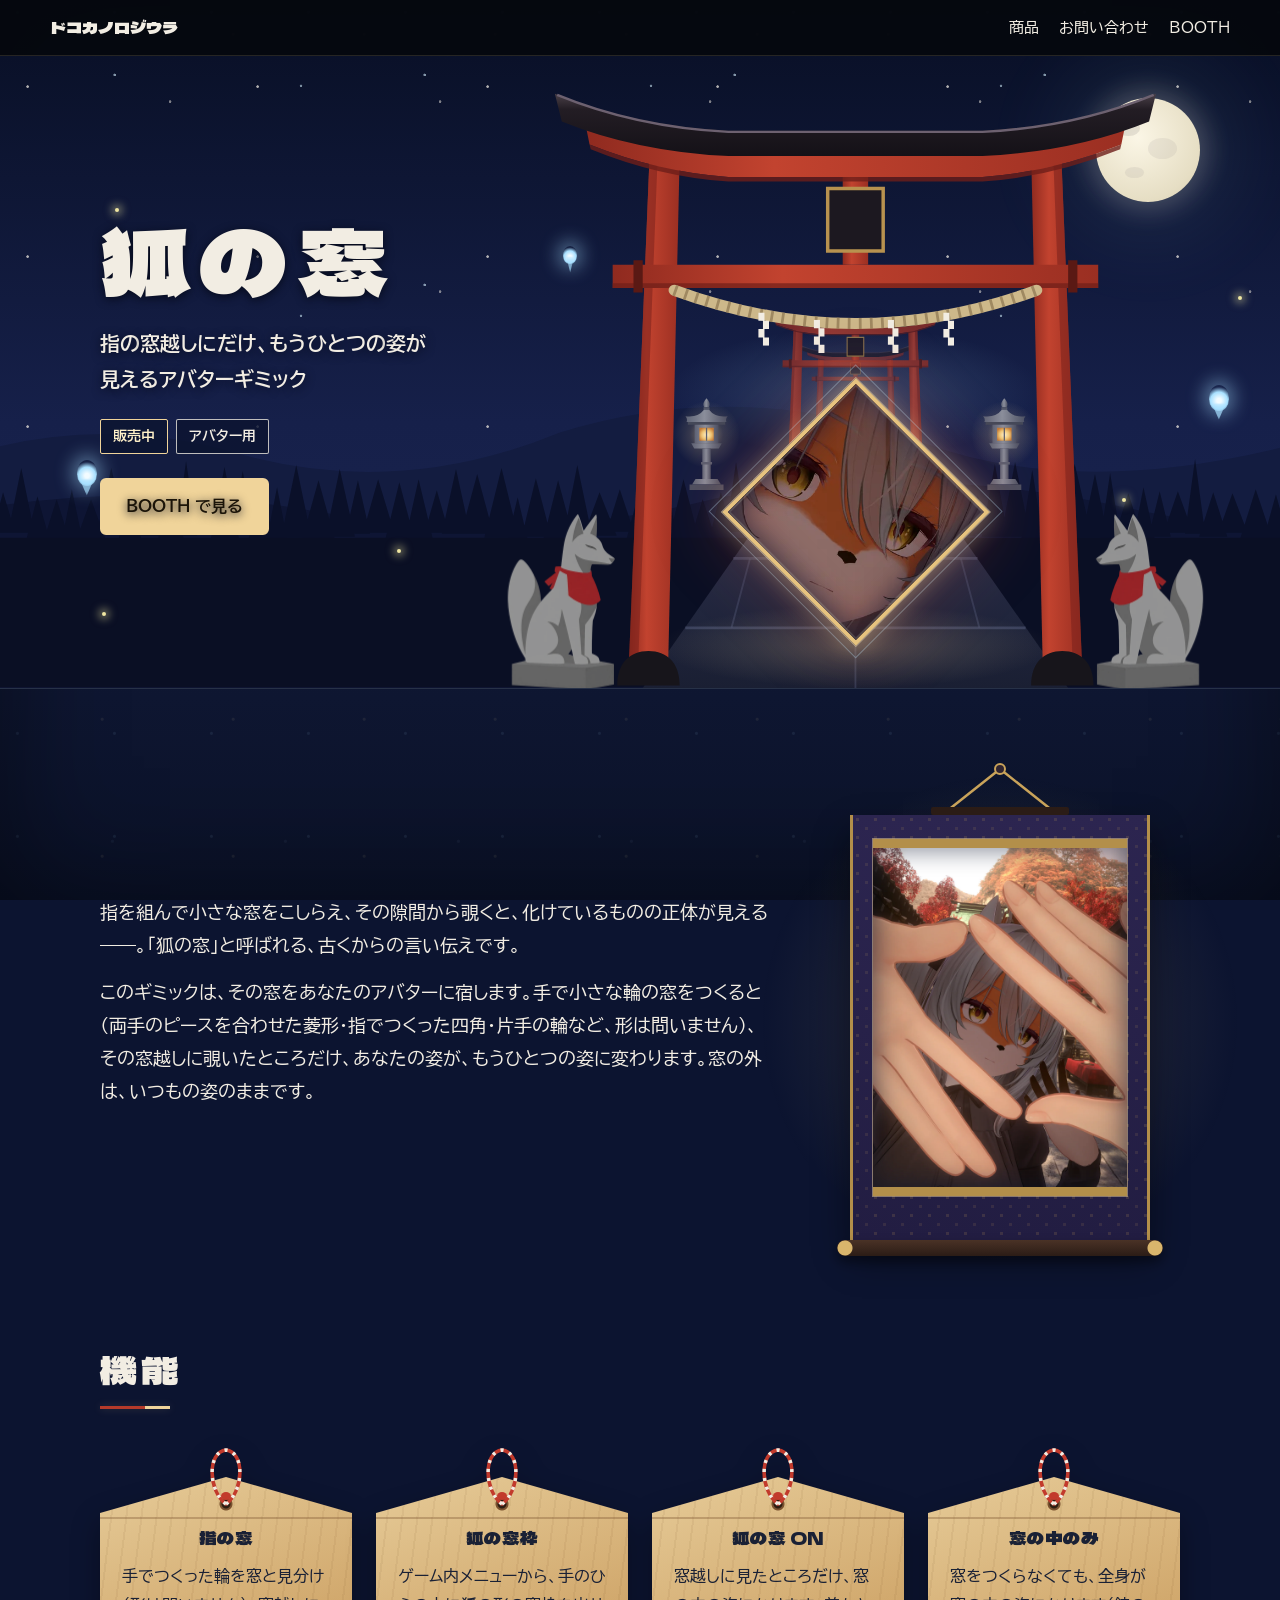
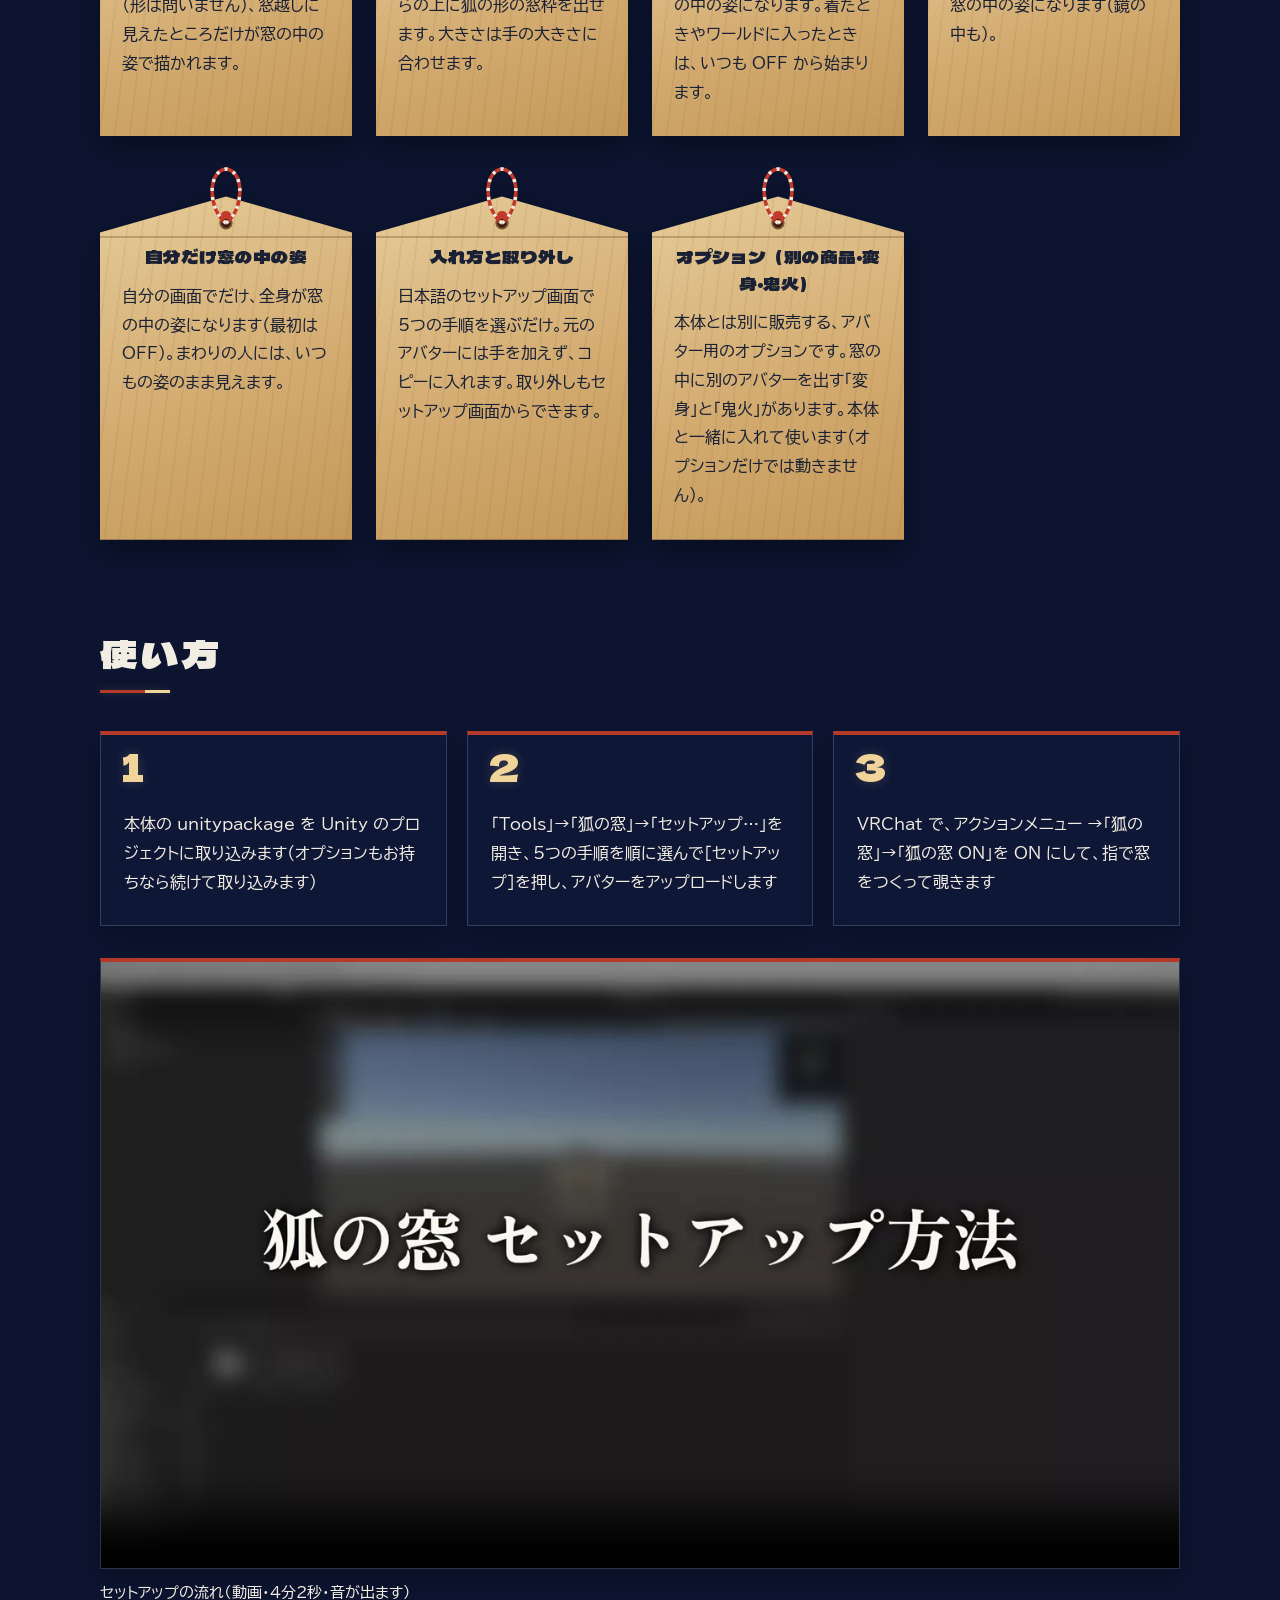
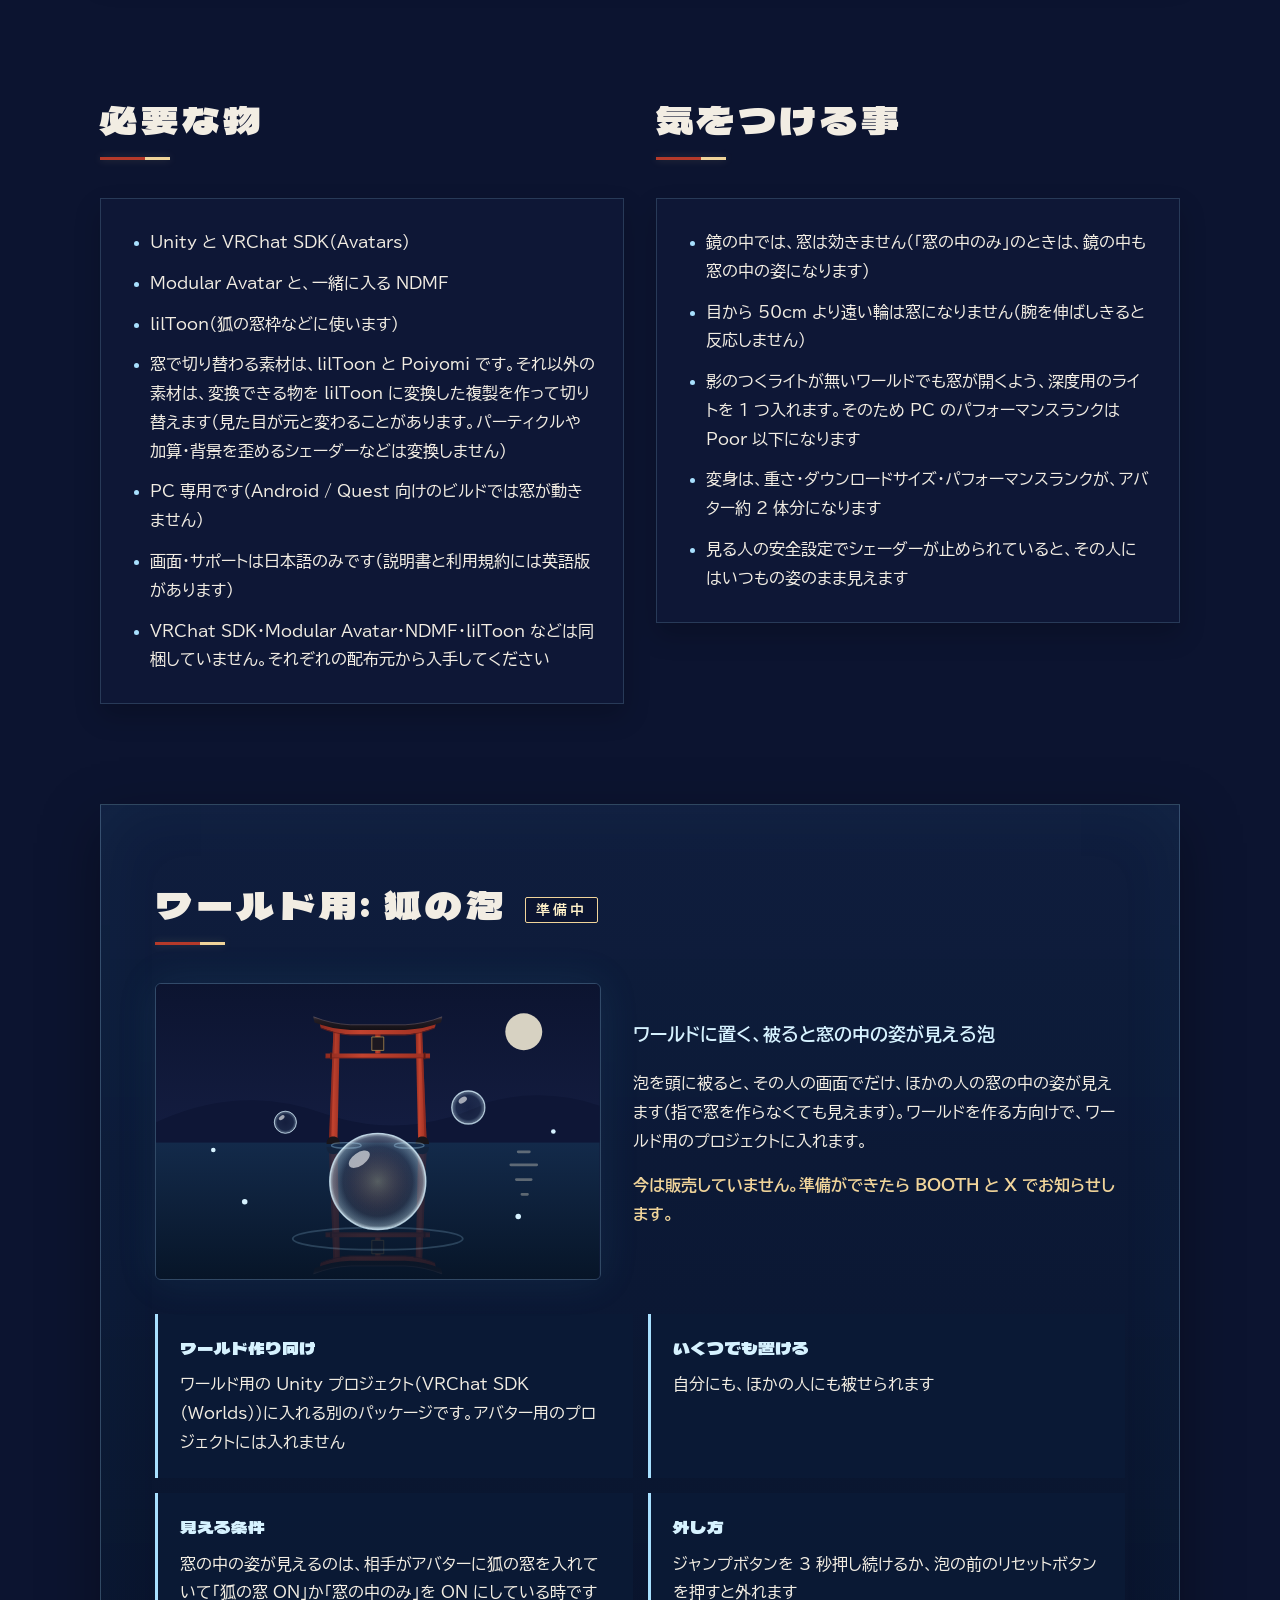
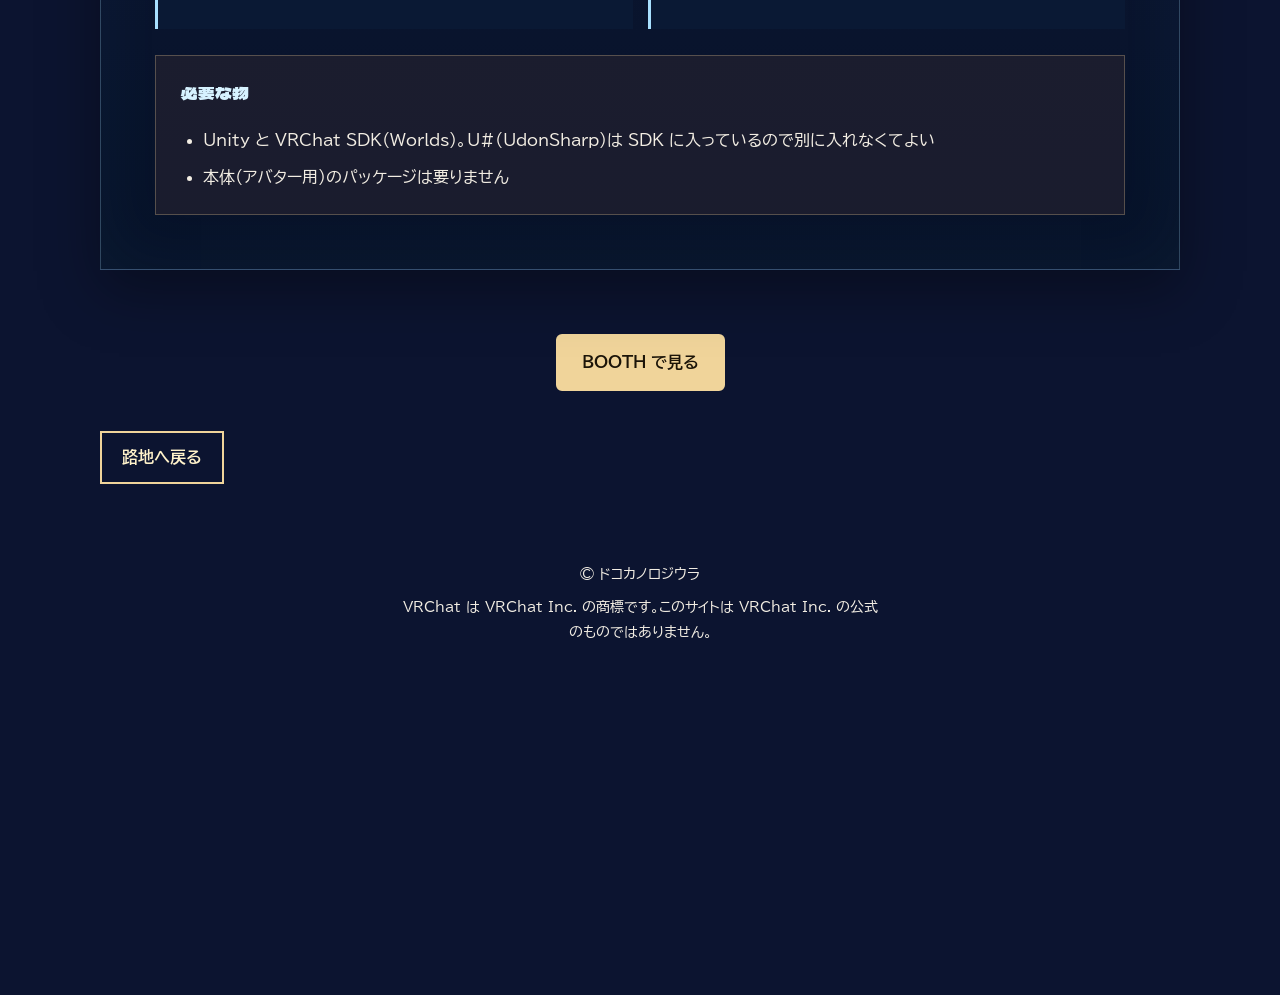
<file: kitsune-window.html>
<!doctype html>
<html lang="ja">
<head>
  <meta charset="utf-8">
  <meta name="viewport" content="width=device-width, initial-scale=1">
  <title>狐の窓｜ドコカノロジウラ</title>
  <meta name="description" content="指の窓越しにだけ、もうひとつの姿が見えるアバターギミック">
  <meta property="og:title" content="狐の窓｜ドコカノロジウラ">
  <meta property="og:description" content="指の窓越しにだけ、もうひとつの姿が見えるアバターギミック">
  <meta property="og:type" content="website">
  <meta property="og:url" content="https://roziura.com/kitsune-window">
  <link rel="canonical" href="https://roziura.com/kitsune-window">
  <meta property="og:image" content="https://roziura.com/images/ogp-kitsune-window.jpg">
  <meta name="twitter:card" content="summary_large_image">
  <meta name="twitter:site" content="@roziura_shop">
  <meta name="theme-color" content="#070a12">
  <link rel="icon" href="/favicon.ico" sizes="32x32">
  <link rel="icon" href="/favicon.svg?v=2" type="image/svg+xml">
  <link rel="apple-touch-icon" href="/apple-touch-icon.png">
  <link rel="preconnect" href="https://fonts.googleapis.com">
  <link rel="preconnect" href="https://fonts.gstatic.com" crossorigin>
  <link href="https://fonts.googleapis.com/css2?family=BIZ+UDPGothic:wght@400;700&amp;family=Dela+Gothic+One&amp;display=swap" rel="stylesheet">
  <link rel="stylesheet" href="style.css">
  <link rel="stylesheet" href="kitsune-window.css">
</head>
<body class="kitsune-page">
  <!-- 絵の部品（鳥居・石灯籠・紙垂）。下の絵から <use> で呼び出す -->
  <svg class="fox-symbols" width="0" height="0" aria-hidden="true" focusable="false">
    <defs>
      <linearGradient id="kw-shu" x1="0" y1="0" x2="1" y2="0"><stop offset="0" stop-color="#8f2a1f"/><stop offset=".35" stop-color="#c2432f"/><stop offset="1" stop-color="#9b2f22"/></linearGradient>
      <linearGradient id="kw-kasagi" x1="0" y1="0" x2="0" y2="1"><stop offset="0" stop-color="#4a4048"/><stop offset=".25" stop-color="#231d24"/><stop offset="1" stop-color="#141117"/></linearGradient>
      <linearGradient id="kw-stone" x1="0" y1="0" x2="1" y2="0"><stop offset="0" stop-color="#5d6274"/><stop offset=".45" stop-color="#8b8f9c"/><stop offset="1" stop-color="#4c5062"/></linearGradient>
      <radialGradient id="kw-fire" cx=".5" cy=".55" r=".6"><stop offset="0" stop-color="#fff4cf"/><stop offset=".55" stop-color="#f0c877"/><stop offset="1" stop-color="#c47a35"/></radialGradient>
      <radialGradient id="kw-halo"><stop offset="0" stop-color="#f0d49a" stop-opacity=".55"/><stop offset=".5" stop-color="#f0d49a" stop-opacity=".16"/><stop offset="1" stop-color="#f0d49a" stop-opacity="0"/></radialGradient>
      <radialGradient id="kw-bubble" cx=".5" cy=".5" r=".5"><stop offset="0" stop-color="#a8e0ff" stop-opacity=".04"/><stop offset=".72" stop-color="#a8e0ff" stop-opacity=".08"/><stop offset=".93" stop-color="#d6f2ff" stop-opacity=".34"/><stop offset="1" stop-color="#e8f8ff" stop-opacity=".75"/></radialGradient>

      <!-- 明神鳥居: 笠木（両端が上へ反る・上は黒）・島木・額束・貫（柱を突き抜ける）・内へ傾く柱・亀腹 -->
      <symbol id="kw-torii" viewBox="0 0 520 520">
        <path d="M82 58h26l-10 442H64Z" fill="url(#kw-shu)"/>
        <path d="M412 58h26l18 442h-34Z" fill="url(#kw-shu)"/>
        <path d="M82 58h7L72 500h-8Z" fill="#7b211d" opacity=".55"/>
        <path d="M431 58h7l18 442h-8Z" fill="#7b211d" opacity=".55"/>
        <path d="M50 154h420v20H50Z" fill="url(#kw-shu)"/>
        <path d="M50 170h420v4H50Z" fill="#6f1e19" opacity=".7"/>
        <path d="M68 150h8v28h-8Zm376 0h8v28h-8Z" fill="#5a1914"/>
        <path d="M249 76h22v78h-22Z" fill="url(#kw-shu)"/>
        <path d="M236 88h48v54h-48Z" fill="#1c1820" stroke="#b8924f" stroke-width="3"/>
        <path d="M26 30Q90 52 150 56H370Q430 52 494 30L490 50Q430 74 370 78H150Q90 74 30 50Z" fill="url(#kw-shu)"/>
        <path d="M30 50Q90 74 150 78H370Q430 74 490 50L489 54Q430 78 370 82H150Q90 78 31 54Z" fill="#6f1e19" opacity=".8"/>
        <path d="M0 6Q70 34 150 38H370Q450 34 520 6L514 30Q450 56 370 60H150Q70 56 6 30Z" fill="url(#kw-kasagi)"/>
        <path d="M2 7Q70 35 150 39H370Q450 35 518 7" fill="none" stroke="#6d6170" stroke-width="2"/>
        <path d="M54 518c0-20 11-30 27-30s27 10 27 30Zm358 0c0-20 11-30 27-30s27 10 27 30Z" fill="#17151b"/>
      </symbol>

      <!-- 石灯籠: 上から 宝珠・笠・火袋（灯りの窓）・中台・竿・基礎 -->
      <symbol id="kw-lantern" viewBox="0 0 100 220">
        <path d="M50 2c7 8 10 15 5 21H45c-5-6-2-13 5-21Z" fill="url(#kw-stone)"/>
        <path d="M43 23h14v6H43Z" fill="#545869"/>
        <path d="M3 58Q6 50 0 44Q30 48 44 29h12Q70 48 100 44Q94 50 97 58Z" fill="url(#kw-stone)"/>
        <path d="M6 58h88v6H6Z" fill="#454959"/>
        <path d="M22 64h56v44H22Z" fill="url(#kw-stone)"/>
        <path d="M33 71h34v31H33Z" fill="url(#kw-fire)"/>
        <path d="M50 71v31" stroke="#5c5f6e" stroke-width="3"/>
        <path d="M14 108h72l-7 12H21Z" fill="url(#kw-stone)"/>
        <path d="M40 120h20v72H40Z" fill="url(#kw-stone)"/>
        <path d="M37 152h26v6H37Z" fill="#5c6071"/>
        <path d="M24 192h52l8 13H16Z" fill="url(#kw-stone)"/>
        <path d="M10 205h80v13H10Z" fill="#4d5162"/>
      </symbol>

      <!-- 紙垂（白いギザギザの紙） -->
      <symbol id="kw-shide" viewBox="0 0 16 44">
        <path d="M2 0h8v11h6v11h-6v11h6v11H8V33H2V22h6V11H2Z" fill="#f2ede3"/>
      </symbol>
    </defs>
  </svg>

  <nav class="site-nav" aria-label="サイトの案内">
    <div class="site-nav__inner">
      <a class="site-nav__name" href="/">ドコカノロジウラ</a>
      <ul class="site-nav__links">
        <li><a href="/#products-heading">商品</a></li>
        <li class="site-nav__contact"><a href="/#contact-heading">お問い合わせ</a></li>
        <li><a href="https://yukisandosukebe.booth.pm/" target="_blank" rel="noopener">BOOTH</a></li>
      </ul>
    </div>
  </nav>

  <main class="fox-main">
    <!-- 最初の画面: 月夜の山の神社。奥へ続く鳥居の前に、指でつくった菱形の窓がかかる -->
    <section class="fox-hero">
      <!-- 空・月・山の端の杉並木・漂う鬼火と蛍 -->
      <div class="fox-sky" aria-hidden="true">
        <div class="fox-sky__moon"></div>
        <svg class="fox-sky__ridge" viewBox="0 0 1440 400" preserveAspectRatio="xMidYMax slice" aria-hidden="true" focusable="false">
          <g transform="translate(0 40)">
            <path d="M0 150Q160 82 320 128T640 108Q820 52 1000 118T1440 98V360H0Z" fill="#131c40"/>
            <path d="M0 196Q200 150 400 186T800 172Q1000 138 1200 182T1440 166V360H0Z" fill="#0e1534"/>
            <path d="M0 212l12 -47l13 47ZM18 207l15 -41l15 41ZM38 207l16 -72l17 72ZM62 214l12 -41l13 41ZM79 207l11 -40l12 40ZM95 207l13 -64l13 64ZM113 214l11 -43l12 43ZM130 215l13 -41l13 41ZM148 216l10 -52l11 52ZM162 215l15 -41l15 41ZM183 206l14 -63l15 63ZM204 214l11 -40l12 40ZM220 210l16 -46l17 46ZM243 214l13 -47l13 47ZM261 210l10 -74l11 74ZM276 207l14 -49l14 49ZM295 216l14 -74l15 74ZM316 207l11 -61l12 61ZM332 215l14 -42l14 42ZM351 213l10 -51l10 51ZM365 212l15 -72l15 72ZM386 213l16 -58l16 58ZM409 211l14 -67l15 67ZM429 208l12 -53l12 53ZM446 207l15 -53l16 53ZM468 214l14 -57l15 57ZM488 213l13 -59l14 59ZM507 207l12 -42l12 42ZM524 208l14 -64l14 64ZM543 208l16 -59l16 59ZM566 212l17 -69l17 69ZM589 214l10 -42l10 42ZM603 211l14 -58l15 58ZM624 215l15 -60l16 60ZM645 207l13 -67l14 67ZM664 210l16 -43l17 43ZM687 206l13 -42l14 42ZM706 216l15 -57l16 57ZM728 210l14 -66l15 66ZM748 216l15 -62l16 62ZM770 213l12 -39l13 39ZM788 215l12 -48l13 48ZM805 206l10 -69l11 69ZM820 208l11 -56l12 56ZM836 212l15 -53l16 53ZM858 207l13 -69l13 69ZM876 212l11 -66l11 66ZM891 208l14 -55l14 55ZM911 214l16 -65l17 65ZM934 211l12 -64l12 64ZM951 209l15 -62l15 62ZM972 208l11 -43l11 43ZM987 216l11 -52l11 52ZM1002 213l11 -38l12 38ZM1019 210l16 -49l17 49ZM1042 208l12 -38l12 38ZM1058 211l13 -72l13 72ZM1077 211l14 -74l15 74ZM1097 215l11 -70l11 70ZM1112 213l15 -41l15 41ZM1133 212l17 -73l17 73ZM1157 212l13 -63l13 63ZM1175 216l10 -68l11 68ZM1190 209l13 -41l13 41ZM1208 213l10 -51l11 51ZM1223 211l11 -45l11 45ZM1238 207l14 -41l15 41ZM1259 208l10 -74l10 74ZM1273 211l14 -44l14 44ZM1292 207l14 -39l15 39ZM1313 215l16 -51l17 51ZM1336 216l13 -47l13 47ZM1354 215l12 -60l12 60ZM1371 207l12 -68l13 68ZM1388 213l10 -69l11 69ZM1403 210l13 -68l14 68ZM1422 207l10 -47l11 47ZM1436 210l15 -59l16 59Z" fill="#0a1029"/>
          </g>
          <path d="M0 252H1440V400H0Z" fill="#0a0f24"/>
        </svg>
        <i class="onibi onibi--1"></i><i class="onibi onibi--2"></i><i class="onibi onibi--3"></i>
        <i class="hotaru hotaru--1"></i><i class="hotaru hotaru--2"></i><i class="hotaru hotaru--3"></i><i class="hotaru hotaru--4"></i><i class="hotaru hotaru--5"></i><i class="hotaru hotaru--6"></i>
      </div>

      <div class="fox-hero__inner">
        <div class="fox-hero__copy">
          <h1>狐の窓</h1>
          <p class="fox-lead">指の<wbr>窓越しに<wbr>だけ、<wbr>もうひとつの<wbr>姿が<wbr>見える<wbr>アバター<wbr>ギミック</p>
          <p class="fox-tags"><span>販売中</span><span>アバター用</span></p>
          <ul class="fox-cta-list">
            <li><a class="fox-cta" href="https://yukisandosukebe.booth.pm/items/8996720" target="_blank" rel="noopener">BOOTH で見る</a></li>
          </ul>
        </div>

        <!-- 参道と鳥居の絵。真ん中の菱形の窓の中にだけ、狐に変わった顔の写真が見える -->
        <div class="shrine-stage">
          <svg class="shrine-stage__art" viewBox="0 0 760 640" aria-hidden="true" focusable="false">
            <defs>
              <linearGradient id="kw-sando" x1="0" y1="0" x2="0" y2="1"><stop offset="0" stop-color="#3a4160" stop-opacity="0"/><stop offset=".25" stop-color="#2d3350"/><stop offset="1" stop-color="#1a1f33"/></linearGradient>
              <radialGradient id="kw-mist" cx=".5" cy=".5" r=".5"><stop offset="0" stop-color="#a8e0ff" stop-opacity=".2"/><stop offset="1" stop-color="#a8e0ff" stop-opacity="0"/></radialGradient>
            </defs>
            <!-- 参道の石畳（奥へ細くなる） -->
            <path d="M366 332h28l216 308H150Z" fill="url(#kw-sando)"/>
            <path d="M346 360h68M322 395h116M290 440h180M248 500h264M196 575h368" stroke="#4d5574" stroke-width="3" opacity=".6"/>
            <path d="M380 336V640M352 395l-8 45M410 395l8 45M320 440l-14 60M440 440l14 60M266 500l-20 75M494 500l20 75" stroke="#4d5574" stroke-width="2" opacity=".45"/>
            <!-- 奥の鳥居（同じ形で小さく） -->
            <ellipse cx="380" cy="320" rx="200" ry="70" fill="url(#kw-mist)"/>
            <use href="#kw-torii" x="321.5" y="268.8" width="117" height="117" opacity=".5"/>
            <use href="#kw-torii" x="282.5" y="228" width="195" height="195" opacity=".72"/>
            <!-- 石灯籠（灯りのにじみは別の円でゆらぐ） -->
            <circle class="lantern-halo" cx="219" cy="366" r="36" fill="url(#kw-halo)"/>
            <circle class="lantern-halo lantern-halo--late" cx="541" cy="366" r="36" fill="url(#kw-halo)"/>
            <use href="#kw-lantern" x="196" y="326" width="46" height="101"/>
            <use href="#kw-lantern" x="518" y="326" width="46" height="101"/>
            <!-- 手前の鳥居 -->
            <use href="#kw-torii" x="55" y="-10" width="650" height="650"/>
            <!-- 注連縄（柱の間で下へ垂れる）と紙垂 -->
            <path d="M184 210Q380 282 576 210" fill="none" stroke="#cdb88a" stroke-width="12" stroke-linecap="round"/>
            <path d="M184 210Q380 282 576 210" fill="none" stroke="#8c7650" stroke-width="12" stroke-dasharray="3 9" opacity=".7"/>
            <use href="#kw-shide" x="273" y="234" width="14" height="36"/>
            <use href="#kw-shide" x="333" y="242" width="14" height="36"/>
            <use href="#kw-shide" x="413" y="242" width="14" height="36"/>
            <use href="#kw-shide" x="473" y="234" width="14" height="36"/>
            <!-- 狐の石像（柱の外の手前。2 体とも参道の方を向く。台座の底を絵の下の端にそろえる） -->
            <image class="fox-statue" href="images/kw-fox-statue-r.webp" x="4" y="452" width="116" height="190"/>
            <image class="fox-statue" href="images/kw-fox-statue.webp" x="640" y="452" width="116" height="190"/>
          </svg>

          <!-- 指でつくった菱形の窓（中にだけ写真） -->
          <div class="fox-window">
            <div class="fox-window__pane">
              <img src="images/kw-window-square.webp" width="1024" height="1024" alt="">
            </div>
          </div>
        </div>
      </div>
    </section>

    <div class="fox-content">
      <!-- 紹介: 文の横（スマホでは文の下）に、掛け軸に仕立てた縦長の写真 -->
      <section class="fox-intro">
        <div class="fox-intro__text">
          <p>指を組んで小さな窓をこしらえ、その隙間から覗くと、化けているものの正体が見える――。「狐の窓」と呼ばれる、古くからの言い伝えです。</p>
          <p>このギミックは、その窓をあなたのアバターに宿します。手で小さな輪の窓をつくると（両手のピースを合わせた菱形・指でつくった四角・片手の輪など、形は問いません）、その窓越しに覗いたところだけ、あなたの姿が、もうひとつの姿に変わります。窓の外は、いつもの姿のままです。</p>
        </div>
        <div class="kakejiku">
          <div class="kakejiku__mount">
            <div class="kakejiku__photo">
              <img src="images/kw-window-photo.webp" width="1200" height="1600" loading="lazy" alt="指でつくった窓の中だけ、顔が狐に変わって見える様子">
            </div>
          </div>
        </div>
      </section>

      <section class="fox-section">
        <h2>機能</h2>
        <!-- 機能のカード: 紐で吊るした絵馬 -->
        <div class="fox-features">
          <article class="fox-feature">
            <h3>指の窓</h3>
            <p>手でつくった輪を窓と見分け（形は問いません）、窓越しに見えたところだけが窓の中の姿で描かれます。</p>
          </article>
          <article class="fox-feature">
            <h3>狐の窓枠</h3>
            <p>ゲーム内メニューから、手のひらの上に狐の形の窓枠を出せます。大きさは手の大きさに合わせます。</p>
          </article>
          <article class="fox-feature">
            <h3>狐の窓 ON</h3>
            <p>窓越しに見たところだけ、窓の中の姿になります。着たときやワールドに入ったときは、いつも OFF から始まります。</p>
          </article>
          <article class="fox-feature">
            <h3>窓の中のみ</h3>
            <p>窓をつくらなくても、全身が窓の中の姿になります（鏡の中も）。</p>
          </article>
          <article class="fox-feature">
            <h3>自分だけ窓の中の姿</h3>
            <p>自分の画面でだけ、全身が窓の中の姿になります（最初は OFF）。まわりの人には、いつもの姿のまま見えます。</p>
          </article>
          <article class="fox-feature">
            <h3>入れ方と取り外し</h3>
            <p>日本語のセットアップ画面で5つの手順を選ぶだけ。元のアバターには手を加えず、コピーに入れます。取り外しもセットアップ画面からできます。</p>
          </article>
          <article class="fox-feature">
            <h3>オプション（別の商品・変身・鬼火）</h3>
            <p>本体とは別に販売する、アバター用のオプションです。窓の中に別のアバターを出す「変身」と「鬼火」があります。本体と一緒に入れて使います（オプションだけでは動きません）。</p>
          </article>
        </div>
      </section>

      <section class="fox-section fox-howto">
        <h2>使い方</h2>
        <ol>
          <li>本体の unitypackage を Unity のプロジェクトに取り込みます（オプションもお持ちなら続けて取り込みます）</li>
          <li>「Tools」→「狐の窓」→「セットアップ…」を開き、5つの手順を順に選んで［セットアップ］を押し、アバターをアップロードします</li>
          <li>VRChat で、アクションメニュー →「狐の窓」→「狐の窓 ON」を ON にして、指で窓をつくって覗きます</li>
        </ol>
        <figure class="fox-video">
          <video controls preload="none" playsinline width="1920" height="1080" poster="images/kitsune-setup-poster.webp">
            <source src="images/kitsune-setup.mp4" type="video/mp4">
          </video>
          <figcaption>セットアップの流れ（動画・4分2秒・音が出ます）</figcaption>
        </figure>
      </section>

      <div class="fox-notes">
        <section class="fox-section fox-list">
          <h2>必要な物</h2>
          <ul>
            <li>Unity と VRChat SDK（Avatars）</li>
            <li>Modular Avatar と、一緒に入る NDMF</li>
            <li>lilToon（狐の窓枠などに使います）</li>
            <li>窓で切り替わる素材は、lilToon と Poiyomi です。それ以外の素材は、変換できる物を lilToon に変換した複製を作って切り替えます（見た目が元と変わることがあります。パーティクルや加算・背景を歪めるシェーダーなどは変換しません）</li>
            <li>PC 専用です（Android / Quest 向けのビルドでは窓が動きません）</li>
            <li>画面・サポートは日本語のみです（説明書と利用規約には英語版があります）</li>
            <li>VRChat SDK・Modular Avatar・NDMF・lilToon などは同梱していません。それぞれの配布元から入手してください</li>
          </ul>
        </section>
        <section class="fox-section fox-list">
          <h2>気をつける事</h2>
          <ul>
            <li>鏡の中では、窓は効きません（「窓の中のみ」のときは、鏡の中も窓の中の姿になります）</li>
            <li>目から 50cm より遠い輪は窓になりません（腕を伸ばしきると反応しません）</li>
            <li>影のつくライトが無いワールドでも窓が開くよう、深度用のライトを 1 つ入れます。そのため PC のパフォーマンスランクは Poor 以下になります</li>
            <li>変身は、重さ・ダウンロードサイズ・パフォーマンスランクが、アバター約 2 体分になります</li>
            <li>見る人の安全設定でシェーダーが止められていると、その人にはいつもの姿のまま見えます</li>
          </ul>
        </section>
      </div>

      <!-- ワールド用: 夜の池の鳥居の下に浮かぶ泡 -->
      <section class="fox-section world-bubble">
        <h2>ワールド用: 狐の泡 <span class="soon-badge">準備中</span></h2>
        <div class="world-bubble__intro">
          <div class="pond-art" aria-hidden="true">
            <svg viewBox="0 0 480 320" preserveAspectRatio="xMidYMid slice" aria-hidden="true" focusable="false">
              <defs>
                <linearGradient id="kw-pond-sky" x1="0" y1="0" x2="0" y2="1"><stop offset="0" stop-color="#0c1430"/><stop offset="1" stop-color="#1b2550"/></linearGradient>
                <linearGradient id="kw-pond-water" x1="0" y1="0" x2="0" y2="1"><stop offset="0" stop-color="#132a4a"/><stop offset="1" stop-color="#071528"/></linearGradient>
                <radialGradient id="kw-bubble-heart"><stop offset="0" stop-color="#f0d49a" stop-opacity=".3"/><stop offset=".6" stop-color="#b53a2a" stop-opacity=".1"/><stop offset="1" stop-color="#b53a2a" stop-opacity="0"/></radialGradient>
              </defs>
              <rect width="480" height="320" fill="url(#kw-pond-sky)"/>
              <circle cx="398" cy="52" r="20" fill="#eee7d2" opacity=".9"/>
              <path d="M0 150Q90 108 180 140T360 128Q420 112 480 132V176H0Z" fill="#0e1636"/>
              <rect y="172" width="480" height="148" fill="url(#kw-pond-water)"/>
              <path d="M392 182h12M384 196h28M390 212h16M396 228h6" stroke="#eee7d2" stroke-width="3" stroke-linecap="round" opacity=".35"/>
              <!-- 水に立つ鳥居とその映り -->
              <use href="#kw-torii" x="170" y="34" width="140" height="140"/>
              <g opacity=".22" transform="translate(0 350) scale(1 -1)">
                <use href="#kw-torii" x="170" y="34" width="140" height="140"/>
              </g>
              <ellipse cx="206" cy="175" rx="16" ry="3" fill="none" stroke="#a8e0ff" stroke-opacity=".35" stroke-width="1.5"/>
              <ellipse cx="274" cy="175" rx="16" ry="3" fill="none" stroke="#a8e0ff" stroke-opacity=".35" stroke-width="1.5"/>
              <ellipse cx="240" cy="276" rx="92" ry="12" fill="none" stroke="#a8e0ff" stroke-opacity=".2" stroke-width="2"/>
              <!-- 泡（大きな泡の芯がかすかに朱や金に光る） -->
              <g class="pond-float">
                <circle cx="240" cy="214" r="52" fill="url(#kw-bubble-heart)"/>
                <circle cx="240" cy="214" r="52" fill="url(#kw-bubble)" stroke="#d6f2ff" stroke-opacity=".75" stroke-width="1.5"/>
                <ellipse cx="220" cy="190" rx="13" ry="7" fill="#fff" opacity=".6" transform="rotate(-35 220 190)"/>
              </g>
              <g class="pond-float pond-float--late">
                <circle cx="338" cy="134" r="18" fill="url(#kw-bubble)" stroke="#d6f2ff" stroke-opacity=".7" stroke-width="1.2"/>
                <ellipse cx="332" cy="126" rx="5" ry="3" fill="#fff" opacity=".6" transform="rotate(-35 332 126)"/>
                <circle cx="140" cy="150" r="12" fill="url(#kw-bubble)" stroke="#d6f2ff" stroke-opacity=".7" stroke-width="1"/>
                <ellipse cx="136" cy="145" rx="3.5" ry="2" fill="#fff" opacity=".6" transform="rotate(-35 136 145)"/>
              </g>
              <g class="pond-fireflies" fill="#d6f2ff">
                <circle cx="96" cy="236" r="3"/><circle cx="392" cy="252" r="3"/><circle cx="430" cy="160" r="2.5"/><circle cx="62" cy="180" r="2.5"/>
              </g>
            </svg>
          </div>
          <div>
            <p class="world-bubble__lead">ワールドに<wbr>置く、<wbr>被ると<wbr>窓の<wbr>中の<wbr>姿が<wbr>見える<wbr>泡</p>
            <p>泡を頭に被ると、その人の画面でだけ、ほかの人の窓の中の姿が見えます（指で窓を作らなくても見えます）。ワールドを作る方向けで、ワールド用のプロジェクトに入れます。</p>
            <p class="world-bubble__soon">今は販売していません。準備ができたら BOOTH と X でお知らせします。</p>
          </div>
        </div>
        <div class="bubble-features">
          <article><h3>ワールド作り向け</h3><p>ワールド用の Unity プロジェクト（VRChat SDK（Worlds））に入れる別のパッケージです。アバター用のプロジェクトには入れません</p></article>
          <article><h3>いくつでも置ける</h3><p>自分にも、ほかの人にも被せられます</p></article>
          <article><h3>見える条件</h3><p>窓の中の姿が見えるのは、相手がアバターに狐の窓を入れていて「狐の窓 ON」か「窓の中のみ」を ON にしている時です</p></article>
          <article><h3>外し方</h3><p>ジャンプボタンを 3 秒押し続けるか、泡の前のリセットボタンを押すと外れます</p></article>
        </div>
        <div class="bubble-requirements">
          <h3>必要な物</h3>
          <ul>
            <li>Unity と VRChat SDK（Worlds）。U#（UdonSharp）は SDK に入っているので別に入れなくてよい</li>
            <li>本体（アバター用）のパッケージは要りません</li>
          </ul>
        </div>
      </section>

      <ul class="fox-cta-list fox-cta-list--end">
        <li><a class="fox-cta" href="https://yukisandosukebe.booth.pm/items/8996720" target="_blank" rel="noopener">BOOTH で見る</a></li>
      </ul>

      <a class="fox-back" href="/#products-heading">路地へ戻る</a>
    </div>
  </main>

  <footer class="container">
    <p>© ドコカノロジウラ</p>
    <p class="note">VRChat は VRChat Inc. の商標です。このサイトは VRChat Inc. の公式のものではありません。</p>
  </footer>
</body>
</html>
</file>
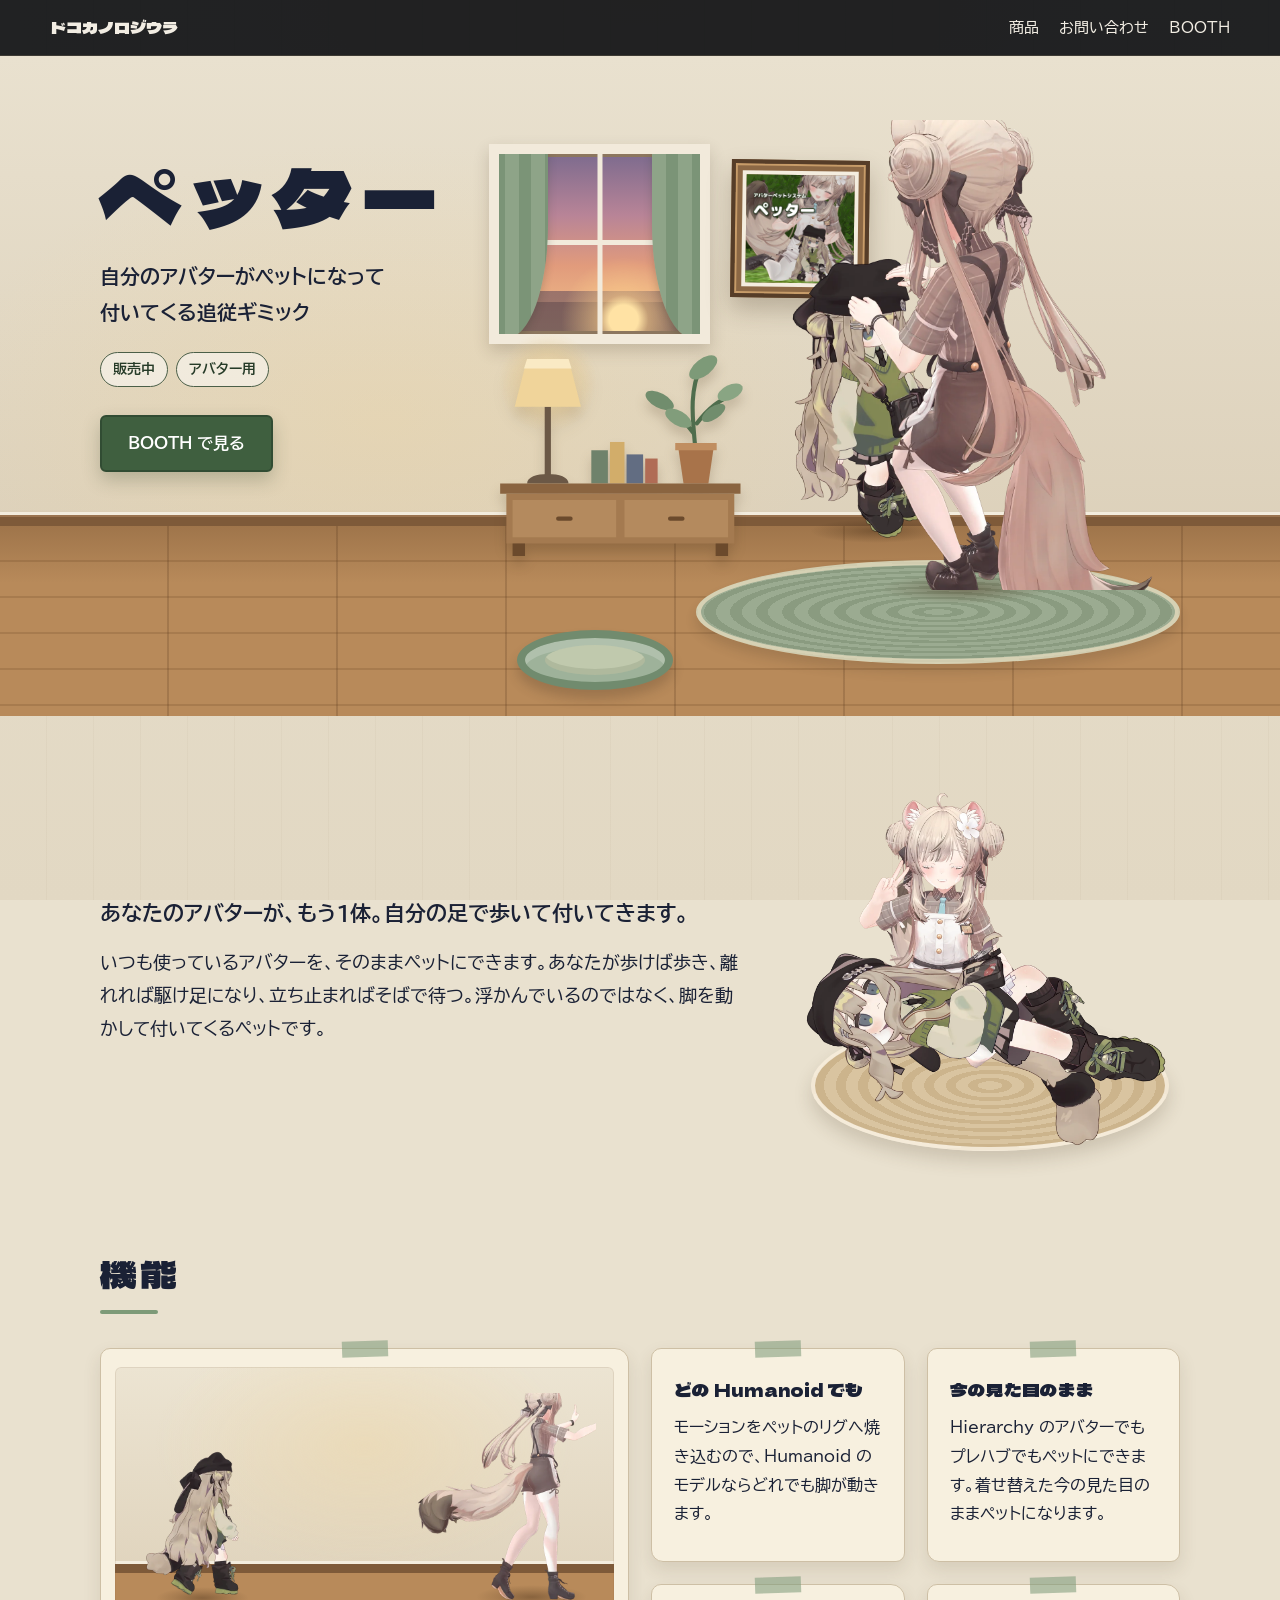
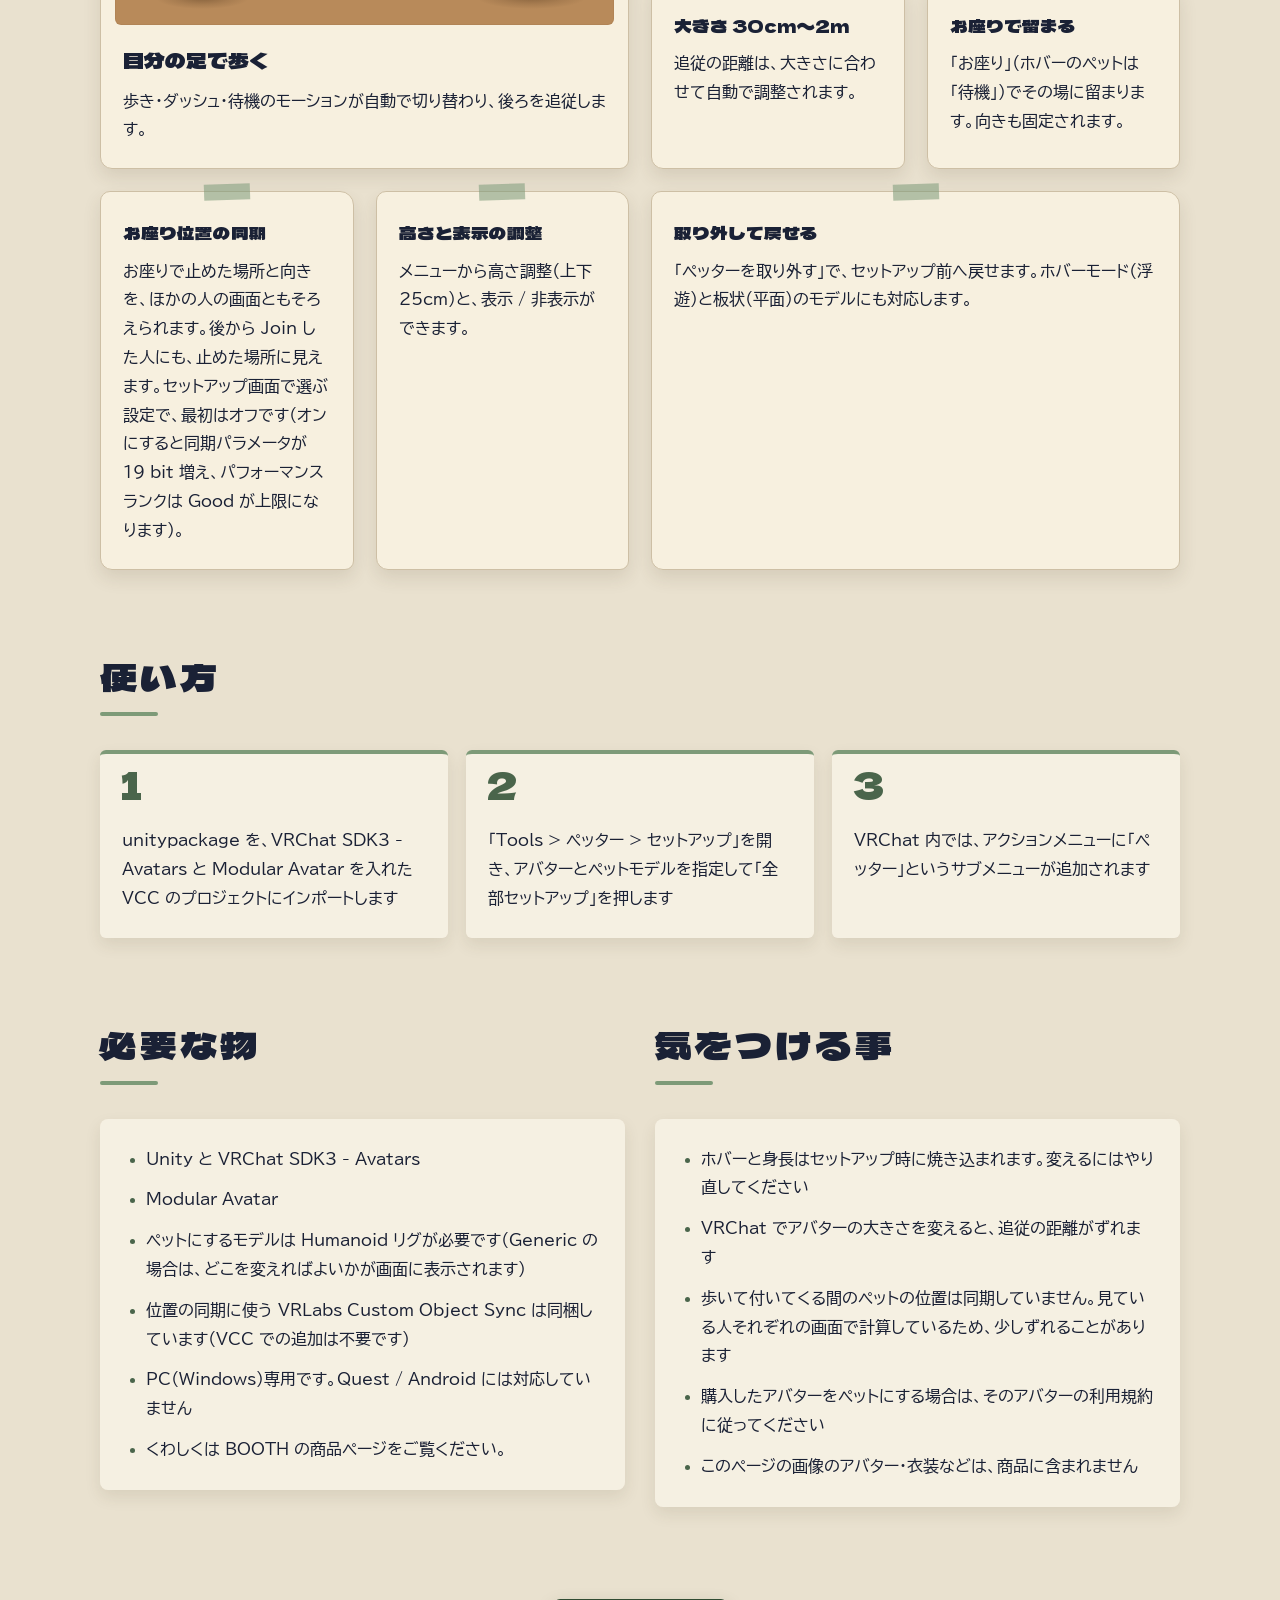
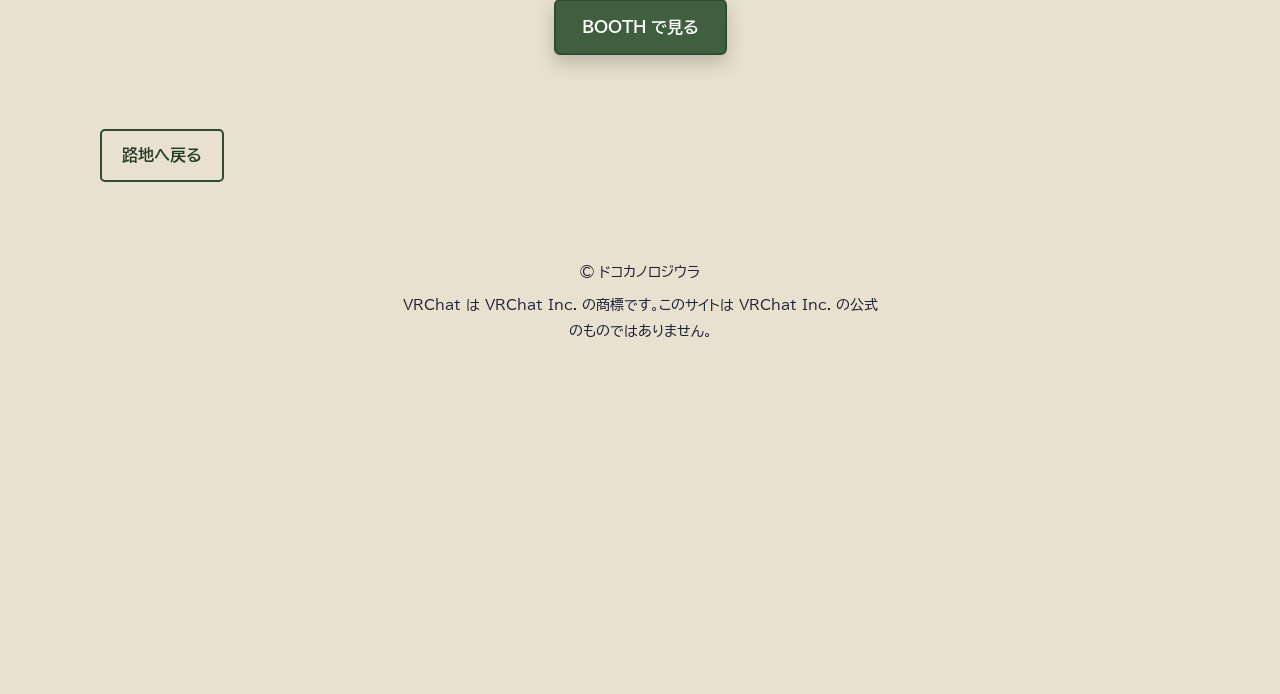
<file: petter.html>
<!doctype html>
<html lang="ja">
<head>
  <meta charset="utf-8">
  <meta name="viewport" content="width=device-width, initial-scale=1">
  <title>ペッター｜ドコカノロジウラ</title>
  <meta name="description" content="自分のアバターがペットになって付いてくる追従ギミック">
  <meta property="og:title" content="ペッター｜ドコカノロジウラ">
  <meta property="og:description" content="自分のアバターがペットになって付いてくる追従ギミック">
  <meta property="og:type" content="website">
  <meta property="og:url" content="https://roziura.com/petter">
  <link rel="canonical" href="https://roziura.com/petter">
  <meta property="og:image" content="https://roziura.com/images/ogp.jpg">
  <meta name="twitter:card" content="summary_large_image">
  <meta name="twitter:site" content="@roziura_shop">
  <meta name="theme-color" content="#070a12">
  <link rel="icon" href="/favicon.ico" sizes="32x32">
  <link rel="icon" href="/favicon.svg?v=2" type="image/svg+xml">
  <link rel="apple-touch-icon" href="/apple-touch-icon.png">
  <link rel="preconnect" href="https://fonts.googleapis.com">
  <link rel="preconnect" href="https://fonts.gstatic.com" crossorigin>
  <link href="https://fonts.googleapis.com/css2?family=BIZ+UDPGothic:wght@400;700&amp;family=Dela+Gothic+One&amp;display=swap" rel="stylesheet">
  <link rel="stylesheet" href="style.css">
  <link rel="stylesheet" href="petter.css">
</head>
<body class="petter-page">
  <nav class="site-nav" aria-label="サイトの案内">
    <div class="site-nav__inner">
      <a class="site-nav__name" href="/">ドコカノロジウラ</a>
      <ul class="site-nav__links">
        <li><a href="/#products-heading">商品</a></li>
        <li class="site-nav__contact"><a href="/#contact-heading">お問い合わせ</a></li>
        <li><a href="https://yukisandosukebe.booth.pm/" target="_blank" rel="noopener">BOOTH</a></li>
      </ul>
    </div>
  </nav>

  <main class="petter-main">
    <!-- 最初の画面: 夕方の部屋。壁と床の境目（床の線）の上に人が立つ -->
    <section class="petter-hero">
      <div class="petter-hero__inner">
        <div class="petter-hero__copy">
          <h1>ペッター</h1>
          <p class="petter-lead">自分の<wbr>アバターが<wbr>ペットに<wbr>なって<wbr>付いてくる<wbr>追従<wbr>ギミック</p>
          <p class="petter-tags"><span>販売中</span><span>アバター用</span></p>
          <a class="petter-cta" href="https://yukisandosukebe.booth.pm/items/8872913" target="_blank" rel="noopener">BOOTH で見る</a>
        </div>

        <div class="room">
          <!-- 夕暮れの窓とカーテン -->
          <div class="room__window" aria-hidden="true">
            <span class="room__curtain room__curtain--left"></span>
            <span class="room__curtain room__curtain--right"></span>
          </div>

          <!-- 壁に掛けた額（BOOTH の表紙） -->
          <div class="room__frame">
            <img src="images/petter-1.jpg" width="1024" height="1024" loading="lazy" alt="ペッターの紹介画像。大きなアバターの前に、小さくなったアバターがペットとして座っている">
          </div>

          <!-- 窓の下の低い棚。上に電気スタンド・本・観葉植物。棚の脚の先は床の上に乗る -->
          <svg class="room__cabinet" viewBox="0 0 240 220" aria-hidden="true">
            <circle class="room__glow" cx="50" cy="52" r="48" fill="url(#petter-glow)"/>
            <path d="M47 76h6v68h-6Z" fill="#6b5846"/>
            <path d="M30 150c0-6 9-9 20-9s20 3 20 9Z" fill="#6b5846"/>
            <path class="room__shade" d="M30 30h40l12 46H18Z" fill="#f0d49a"/>
            <path d="M30 30h40l3 9H27Z" fill="#fff4d6" opacity=".7"/>
            <path d="M92 118h16v32H92Z" fill="#6f826b"/>
            <path d="M110 110h14v40h-14Z" fill="#d2ad6a"/>
            <path d="M126 122h16v28h-16Z" fill="#626d82"/>
            <path d="M144 126h12v24h-12Z" fill="#b06c55"/>
            <path d="M192 112C190 88 186 62 198 36M191 102C180 86 168 78 156 72M194 92C206 76 216 70 228 64" fill="none" stroke="#4f6d4d" stroke-width="4" stroke-linecap="round"/>
            <ellipse cx="200" cy="38" rx="16" ry="8" fill="#7d9a78" transform="rotate(-38 200 38)"/>
            <ellipse cx="158" cy="70" rx="15" ry="7" fill="#718d6d" transform="rotate(28 158 70)"/>
            <ellipse cx="226" cy="62" rx="13" ry="7" fill="#89a583" transform="rotate(-26 226 62)"/>
            <ellipse cx="176" cy="87" rx="14" ry="7" fill="#819d7b" transform="rotate(30 176 87)"/>
            <ellipse cx="210" cy="82" rx="13" ry="6" fill="#718d6d" transform="rotate(-34 210 82)"/>
            <path d="M176 116h34l-5 34h-24Z" fill="#a8734a"/>
            <path d="M173 111h40v7h-40Z" fill="#c08e60"/>
            <path d="M4 150h232v10H4Z" fill="#8a6440"/>
            <path d="M10 160h220v48H10Z" fill="#a47a50"/>
            <path d="M16 166h100v36H16Zm108 0h100v36H124Z" fill="#b48a5e"/>
            <path d="M60 184h12m96 0h12" stroke="#6b4a2c" stroke-width="4" stroke-linecap="round"/>
            <path d="M16 208h12v12H16Zm196 0h12v12h-12Z" fill="#6b4a2c"/>
            <defs>
              <radialGradient id="petter-glow"><stop offset="0" stop-color="#fff0c4" stop-opacity=".95"/><stop offset=".55" stop-color="#f0d49a" stop-opacity=".45"/><stop offset="1" stop-color="#f0d49a" stop-opacity="0"/></radialGradient>
            </defs>
          </svg>

          <!-- 床の敷物とペットのベッド -->
          <div class="room__rug" aria-hidden="true"></div>
          <div class="room__bed" aria-hidden="true"><i></i></div>

          <!-- 床の線に足をそろえて立つ写真 -->
          <div class="room__people">
            <img src="images/p-pet.webp" width="1152" height="1400" alt="ペットになったアバターの頭をなでている様子">
          </div>
        </div>
      </div>
    </section>

    <div class="petter-content">
      <!-- 紹介: 文の横（スマホでは文の下）に、膝に抱いて座る写真 -->
      <section class="petter-intro">
        <div class="petter-intro__text">
          <p>あなたのアバターが、もう1体。自分の足で歩いて付いてきます。</p>
          <p>いつも使っているアバターを、そのままペットにできます。あなたが歩けば歩き、離れれば駆け足になり、立ち止まればそばで待つ。浮かんでいるのではなく、脚を動かして付いてくるペットです。</p>
        </div>
        <div class="petter-intro__photo">
          <img src="images/p-lap.webp" width="1400" height="1316" loading="lazy" alt="ペットを膝に抱いて座っている様子">
        </div>
      </section>

      <section class="petter-section">
        <h2>機能</h2>
        <div class="petter-features">
          <!-- 「自分の足で歩く」だけ写真つきの大きなカード -->
          <article class="petter-feature petter-feature--walk">
            <div class="walk-scene">
              <div class="walk-scene__people">
                <img src="images/p-walk-1.webp" width="1400" height="668" loading="lazy" alt="ペットになったアバターが、後ろを歩いて付いてくる様子">
              </div>
            </div>
            <h3>自分の足で歩く</h3>
            <p>歩き・ダッシュ・待機のモーションが自動で切り替わり、後ろを追従します。</p>
          </article>
          <article class="petter-feature">
            <h3>どの Humanoid でも</h3>
            <p>モーションをペットのリグへ焼き込むので、Humanoid のモデルならどれでも脚が動きます。</p>
          </article>
          <article class="petter-feature">
            <h3>今の見た目のまま</h3>
            <p>Hierarchy のアバターでもプレハブでもペットにできます。着せ替えた今の見た目のままペットになります。</p>
          </article>
          <article class="petter-feature">
            <h3>大きさ 30cm〜2m</h3>
            <p>追従の距離は、大きさに合わせて自動で調整されます。</p>
          </article>
          <article class="petter-feature">
            <h3>お座りで留まる</h3>
            <p>「お座り」（ホバーのペットは「待機」）でその場に留まります。向きも固定されます。</p>
          </article>
          <article class="petter-feature">
            <h3>お座り位置の同期</h3>
            <p>お座りで止めた場所と向きを、ほかの人の画面ともそろえられます。後から Join した人にも、止めた場所に見えます。セットアップ画面で選ぶ設定で、最初はオフです（オンにすると同期パラメータが 19 bit 増え、パフォーマンスランクは Good が上限になります）。</p>
          </article>
          <article class="petter-feature">
            <h3>高さと表示の調整</h3>
            <p>メニューから高さ調整（上下 25cm）と、表示 / 非表示ができます。</p>
          </article>
          <article class="petter-feature petter-feature--wide">
            <h3>取り外して戻せる</h3>
            <p>「ペッターを取り外す」で、セットアップ前へ戻せます。ホバーモード（浮遊）と板状（平面）のモデルにも対応します。</p>
          </article>
        </div>
      </section>

      <section class="petter-section petter-howto">
        <h2>使い方</h2>
        <ol>
          <li>unitypackage を、VRChat SDK3 - Avatars と Modular Avatar を入れた VCC のプロジェクトにインポートします</li>
          <li>「Tools &gt; ペッター &gt; セットアップ」を開き、アバターとペットモデルを指定して「全部セットアップ」を押します</li>
          <li>VRChat 内では、アクションメニューに「ペッター」というサブメニューが追加されます</li>
        </ol>
      </section>

      <div class="petter-notes">
        <section class="petter-section petter-list">
          <h2>必要な物</h2>
          <ul>
            <li>Unity と VRChat SDK3 - Avatars</li>
            <li>Modular Avatar</li>
            <li>ペットにするモデルは Humanoid リグが必要です（Generic の場合は、どこを変えればよいかが画面に表示されます）</li>
            <li>位置の同期に使う VRLabs Custom Object Sync は同梱しています（VCC での追加は不要です）</li>
            <li>PC（Windows）専用です。Quest / Android には対応していません</li>
            <li>くわしくは BOOTH の商品ページをご覧ください。</li>
          </ul>
        </section>
        <section class="petter-section petter-list">
          <h2>気をつける事</h2>
          <ul>
            <li>ホバーと身長はセットアップ時に焼き込まれます。変えるにはやり直してください</li>
            <li>VRChat でアバターの大きさを変えると、追従の距離がずれます</li>
            <li>歩いて付いてくる間のペットの位置は同期していません。見ている人それぞれの画面で計算しているため、少しずれることがあります</li>
            <li>購入したアバターをペットにする場合は、そのアバターの利用規約に従ってください</li>
            <li>このページの画像のアバター・衣装などは、商品に含まれません</li>
          </ul>
        </section>
      </div>

      <p class="petter-end-cta"><a class="petter-cta" href="https://yukisandosukebe.booth.pm/items/8872913" target="_blank" rel="noopener">BOOTH で見る</a></p>
      <a class="petter-back" href="/#products-heading">路地へ戻る</a>
    </div>
  </main>

  <footer class="container">
    <p>© ドコカノロジウラ</p>
    <p class="note">VRChat は VRChat Inc. の商標です。このサイトは VRChat Inc. の公式のものではありません。</p>
  </footer>
</body>
</html>
</file>
<file: style.css>
:root {
  --ai-sumi: #171c29;
  --roji: #070a12;
  --ishidatami: #0d111c;
  --shironeri: #f2ede3;
  --akari: #f0d49a;
  --toushin: #e39a3b;
  --koke: #a8cabb;
  --mokuzai: #6a4d31;
  --shu: #913828;
}

* { box-sizing: border-box; }

html {
  overflow-x: hidden;
  background: var(--roji);
}

body {
  position: relative;
  isolation: isolate;
  min-width: 0;
  min-height: 100vh;
  margin: 0;
  overflow-x: hidden;
  color: var(--shironeri);
  background: transparent;
  font-family: "BIZ UDPGothic", sans-serif;
  font-size: 1rem;
  line-height: 1.85;
}

body::before {
  position: fixed;
  z-index: -1;
  inset: 0;
  content: "";
  pointer-events: none;
  background-image:
    url("data:image/svg+xml,%3Csvg xmlns='http://www.w3.org/2000/svg' width='1200' height='180' viewBox='0 0 1200 180' preserveAspectRatio='none'%3E%3Cg fill='none' stroke='%2305070c' stroke-width='2'%3E%3Cpath d='M0 28 Q600 142 1200 36'/%3E%3Cpath d='M0 58 Q600 166 1200 66'/%3E%3Cpath d='M0 89 Q600 174 1200 96'/%3E%3C/g%3E%3C/svg%3E"),
    repeating-linear-gradient(0deg, transparent 0 178px, rgba(3, 5, 9, .7) 179px 182px),
    repeating-linear-gradient(90deg, #090c14 0 20px, #0d111c 21px 25px, #070a12 26px 27px),
    repeating-linear-gradient(0deg, transparent 0 178px, rgba(3, 5, 9, .7) 179px 182px),
    repeating-linear-gradient(90deg, #070a12 0 2px, #0d111c 3px 7px, #090c14 8px 27px),
    linear-gradient(rgba(5, 7, 12, .08), rgba(5, 7, 12, .62)),
    url("data:image/svg+xml,%3Csvg xmlns='http://www.w3.org/2000/svg' width='160' height='96' viewBox='0 0 160 96'%3E%3Cg stroke='%23090c14' stroke-width='2' stroke-opacity='.52'%3E%3Crect x='1' y='1' width='70' height='46' rx='5' fill='%230d111c' fill-opacity='.48'/%3E%3Crect x='73' y='1' width='86' height='46' rx='5' fill='%23101520' fill-opacity='.43'/%3E%3Crect x='-39' y='49' width='78' height='46' rx='5' fill='%230b0f19' fill-opacity='.44'/%3E%3Crect x='41' y='49' width='78' height='46' rx='5' fill='%230f1320' fill-opacity='.48'/%3E%3Crect x='121' y='49' width='78' height='46' rx='5' fill='%230b0f19' fill-opacity='.44'/%3E%3C/g%3E%3C/svg%3E"),
    radial-gradient(ellipse at center, #0d111c 0, #070a12 74%);
  background-position: top center, top left, top left, top right, top right, center, center, center;
  background-size: 100% 180px, clamp(8px, 6vw, 90px) 100%, clamp(8px, 6vw, 90px) 100%, clamp(8px, 6vw, 90px) 100%, clamp(8px, 6vw, 90px) 100%, 100% 100%, 160px 96px, 100% 100%;
  background-repeat: no-repeat, no-repeat, no-repeat, no-repeat, no-repeat, no-repeat, repeat, no-repeat;
  box-shadow: inset clamp(8px, 6vw, 90px) 0 rgba(3, 5, 10, .35), inset clamp(-90px, -6vw, -8px) 0 rgba(3, 5, 10, .35);
}

img { display: block; width: 100%; height: auto; }
a { color: var(--koke); text-underline-offset: .2em; }
a:hover { color: var(--shironeri); }
a:focus-visible { outline: 3px solid var(--akari); outline-offset: 3px; }
p { max-width: 34em; overflow-wrap: anywhere; }
.container { width: min(calc(100% - 32px), 960px); margin-inline: auto; }

h1,
h2,
h3 {
  font-family: "Dela Gothic One", sans-serif;
  font-weight: 400;
  line-height: 1.45;
}

h2,
h3 { font-size: clamp(1.5rem, 4vw, 2rem); }
h2 { margin: 0 0 24px; letter-spacing: .08em; }
h3 { margin: 0; }

/* 一番上の見出しの帯（軒下の暗い帯）。ページと一緒に流れる */
.site-nav {
  position: relative;
  z-index: 20;
  height: 56px;
  border-bottom: 1px solid rgba(240, 212, 154, .14);
  background: rgba(5, 7, 12, .88);
}

.site-nav__inner {
  display: flex;
  width: min(calc(100% - 32px), 1180px);
  height: 100%;
  align-items: center;
  justify-content: space-between;
  gap: 16px;
  margin-inline: auto;
}

.site-nav__name {
  color: var(--shironeri);
  font-family: "Dela Gothic One", sans-serif;
  font-size: 1rem;
  line-height: 1.2;
  text-decoration: none;
  white-space: nowrap;
}

.site-nav__links {
  display: flex;
  align-items: center;
  gap: 20px;
  margin: 0;
  padding: 0;
  font-size: .9375rem;
  line-height: 1.2;
  list-style: none;
}

.site-nav__links li,
.site-nav__links li + li { margin: 0; }
.site-nav__links a { color: var(--shironeri); text-decoration: none; white-space: nowrap; }
.site-nav__name:hover,
.site-nav__links a:hover { color: var(--akari); }

.hero {
  position: relative;
  isolation: isolate;
  min-height: max(650px, calc(100svh - 56px));
  overflow: hidden;
  border-bottom: 1px solid #171c28;
  background:
    linear-gradient(to bottom, rgba(5, 7, 13, .08), rgba(7, 10, 18, .38) 66%, rgba(9, 12, 20, .72)),
    linear-gradient(90deg, rgba(7, 10, 18, .46), rgba(10, 14, 24, .2) 48%, rgba(7, 10, 18, .46));
}

.overhead { position: absolute; z-index: -1; inset: 0; pointer-events: none; }

.alley-depth {
  position: absolute;
  top: 7%;
  bottom: 11%;
  left: 50%;
  width: min(32vw, 280px);
  min-width: 110px;
  transform: translateX(-50%);
  background: radial-gradient(ellipse at center, rgba(170, 190, 230, .08), rgba(130, 153, 196, .025) 48%, transparent 73%);
}

/* 看板・壁の字・矢印は真ん中の 1 本の線に並べ、小道具は区画の左右の端に置く。
   --wall-gap は看板・字・矢印・地面の間の最小の隙間、--sign-drop は傾いた看板の下の端が真ん中で下がる分 */
.hero__content {
  --wall-gap: 56px;
  --sign-drop: 24px;
  position: relative;
  display: flex;
  width: min(calc(100% - 32px), 1180px);
  min-height: max(650px, calc(100svh - 56px));
  flex-direction: column;
  align-items: center;
  padding: 4px 0 calc(var(--wall-gap) + 28px);
}

/* 壁を這う配管。上の曲がりと金具は SVG、そこから下のまっすぐな管は背景で伸ばす */
.pipework {
  position: absolute;
  z-index: 1;
  top: 93px;
  bottom: 30px;
  left: 0;
  width: 64px;
}

.pipework svg { display: block; width: 64px; height: 340px; }

.pipework::after {
  position: absolute;
  top: 339px;
  bottom: 0;
  left: 0;
  width: 64px;
  content: "";
  background:
    linear-gradient(rgba(240, 212, 154, .2), rgba(240, 212, 154, .2)) 17px 0 / 1.4px 100% no-repeat,
    linear-gradient(rgba(240, 212, 154, .2), rgba(240, 212, 154, .2)) 39.6px 0 / 1px 100% no-repeat,
    linear-gradient(90deg, #0b0e15, #1c222d 55%, #363e4b 80%, #10141b) 8px 0 / 12px 100% no-repeat,
    linear-gradient(90deg, #0b0e15, #1c222d 55%, #363e4b 80%, #10141b) 34.5px 0 / 7px 100% no-repeat;
}

/* 左の壁の高い所の電気メーターと、貼り紙の跡 */
.power-meter {
  position: absolute;
  z-index: 2;
  top: 170px;
  left: 76px;
  width: 40px;
  filter: drop-shadow(2px 4px 4px rgba(0, 0, 0, .45));
}

.poster-scraps {
  position: absolute;
  z-index: 2;
  top: 252px;
  left: 70px;
  width: 76px;
}

/* 室外機（猫を含む） */
.air-conditioner {
  position: absolute;
  z-index: 3;
  bottom: 35px;
  left: 0;
  width: clamp(108px, 19vw, 180px);
  filter: drop-shadow(0 8px 8px rgba(0, 0, 0, .5));
}

.air-conditioner svg { display: block; width: 100%; height: auto; }

/* 室外機の右のゴミ箱 */
.trash-bin {
  position: absolute;
  z-index: 4;
  bottom: 30px;
  left: calc(clamp(108px, 19vw, 180px) + 4px);
  width: clamp(40px, 5vw, 54px);
  filter: drop-shadow(3px 6px 5px rgba(0, 0, 0, .45));
}

/* 自販機の左のビールケース */
.beer-crates {
  position: absolute;
  z-index: 4;
  right: calc(clamp(52px, 8vw, 76px) + 8px);
  bottom: 28px;
  width: clamp(46px, 6.4vw, 70px);
  filter: drop-shadow(3px 6px 5px rgba(0, 0, 0, .45));
}

/* 壁の字の左下の地面の植木鉢（ゴミ箱より右に置く） */
.plant-pot {
  position: absolute;
  z-index: 4;
  bottom: 30px;
  left: max(calc(50% - 262px), calc(clamp(108px, 19vw, 180px) + clamp(40px, 5vw, 54px) + 28px));
  width: 40px;
  filter: drop-shadow(2px 4px 4px rgba(0, 0, 0, .45));
}

/* 真ん中に吊るした壊れかけの看板。細い鉄の棒から鎖 2 本で吊り、右の鎖が外れて右へ傾く */
.sign-rig {
  position: relative;
  z-index: 8;
  width: fit-content;
  max-width: 100%;
  padding-top: 44px;
}

/* 吊り下げの鉄の棒と、それを上から吊る針金 */
.sign-rig__arm {
  position: absolute;
  top: 6px;
  right: 10px;
  left: 10px;
  height: 5px;
  border-radius: 2px;
  background: linear-gradient(#4a4f58, #1d2027);
  box-shadow: 0 2px #070605;
}

.sign-rig__arm::before,
.sign-rig__arm::after {
  position: absolute;
  bottom: 100%;
  width: 2px;
  height: 80px;
  content: "";
  background: #151820;
}

.sign-rig__arm::before { left: 14px; }
.sign-rig__arm::after { right: 14px; }

.sign-rig__fixed-chain,
.sign-rig__loose-chain {
  position: absolute;
  z-index: 2;
  width: 3px;
  border-radius: 2px;
  background: repeating-linear-gradient(to bottom, #665541 0 4px, #241e18 4px 7px);
  transform-origin: top;
}

.sign-rig__fixed-chain { top: 10px; left: 40px; height: 37px; }
.sign-rig__loose-chain { top: 10px; right: 40px; height: 21px; transform: rotate(-9deg); }

/* 外れた鎖の先の開いたフック */
.sign-rig__loose-chain::after {
  position: absolute;
  right: -3px;
  bottom: -8px;
  width: 7px;
  height: 9px;
  border: 2px solid #665541;
  border-top: 0;
  border-radius: 0 0 6px 6px;
  content: "";
}

/* 横長の板。左の鎖の留め具を軸に傾く。字と板は幅 1200px あたりまで画面の幅に合わせて大きくなり、
   それより狭い所では右の街灯に届かない大きさに留まる */
.signboard {
  position: relative;
  max-width: 100%;
  padding: clamp(18px, 1.7vw, 22px) clamp(28px, 2.65vw, 34px);
  border: 2px solid #3b2e20;
  background:
    radial-gradient(circle at 13% 30%, rgba(165, 129, 85, .12) 0 5%, transparent 6%),
    radial-gradient(circle at 62% 74%, rgba(178, 137, 87, .08) 0 7%, transparent 8%),
    radial-gradient(circle at 88% 22%, rgba(0, 0, 0, .16) 0 6%, transparent 7%),
    linear-gradient(180deg, #2b2218, #1f180f);
  box-shadow: 4px 8px 13px rgba(0, 0, 0, .55), inset 0 0 14px rgba(0, 0, 0, .4);
  transform: rotate(4deg);
  transform-origin: 41px 0;
}

.signboard h1 {
  margin: 0;
  color: var(--shironeri);
  font-size: clamp(2rem, 7vw, 5.25rem);
  letter-spacing: .04em;
  line-height: 1.2;
  text-align: center;
  white-space: nowrap;
  text-shadow: 0 0 4px var(--toushin), 0 0 11px rgba(227, 154, 59, .72), 0 0 20px rgba(227, 115, 42, .28);
  animation: sign-ignite 1.25s ease-out .28s both;
}

.signboard h1 span { display: inline-block; }
.signboard h1 .signboard__dark { color: #5a4a35; text-shadow: none; }
.signboard h1 .signboard__flicker { animation: broken-letter 7.2s linear 1.7s infinite; }

.signboard__crack {
  position: absolute;
  z-index: 2;
  height: 2px;
  background: #0c0906;
  transform-origin: left;
}

.signboard__crack::after {
  position: absolute;
  left: 62%;
  width: 15px;
  height: 2px;
  content: "";
  background: #0c0906;
  transform: rotate(43deg);
  transform-origin: left;
}

.signboard__crack--one { top: 14%; left: 17%; width: clamp(28px, 8%, 64px); transform: rotate(28deg); }
.signboard__crack--two { right: 8%; bottom: 16%; width: clamp(22px, 6%, 50px); transform: rotate(-24deg); }

/* 街灯。灯具（head）は縦横比を保ち、柱（pole）だけを残りの高さに伸ばす */
.streetlight { --lamp-w: 120px; pointer-events: none; }
.streetlight svg {
  position: absolute;
  z-index: 2;
  left: 0;
  display: block;
  width: 100%;
  overflow: visible;
}

.streetlight__head { top: 0; height: calc(var(--lamp-w) * .75); }
.streetlight__pole { top: calc(var(--lamp-w) * .75 - 1px); height: calc(100% - var(--lamp-w) * .75 + 1px); }
.streetlight__post { fill: none; stroke: #1b1f27; stroke-width: 7; stroke-linecap: round; }
.streetlight__shade { stroke: #11151c; stroke-width: 1.2; }
.streetlight__halo { animation: light-appear 1.3s ease-out .12s both; }
.streetlight__bulb {
  fill: #ffe6a8;
  filter: drop-shadow(0 0 5px #ffe6a8) drop-shadow(0 0 13px rgba(255, 214, 130, .6));
  animation: lamp-ignite 1.3s ease-out .12s both;
}

.streetlight__cone {
  position: absolute;
  z-index: 1;
  top: calc(var(--lamp-w) * .4);
  left: 77.5%;
  width: 190%;
  height: calc(100% - var(--lamp-w) * .4);
  background: linear-gradient(to bottom, rgba(255, 226, 160, .21), rgba(240, 205, 135, .085) 52%, rgba(240, 205, 135, .025) 88%, transparent);
  clip-path: polygon(48.5% 0, 51.5% 0, 100% 94%, 82% 100%, 18% 100%, 0 94%);
  -webkit-mask-image: radial-gradient(ellipse 54% 104% at 50% 0, #000 0 57%, rgba(0, 0, 0, .74) 70%, transparent 100%);
  mask-image: radial-gradient(ellipse 54% 104% at 50% 0, #000 0 57%, rgba(0, 0, 0, .74) 70%, transparent 100%);
  transform: translateX(-50%);
  animation: light-appear 1.3s ease-out .12s both;
}

.streetlight__pool {
  position: absolute;
  z-index: 1;
  bottom: -8px;
  left: 25%;
  width: 190%;
  height: 38px;
  border-radius: 50%;
  background: radial-gradient(ellipse, rgba(255, 226, 160, .16), transparent 70%);
  transform: translateX(-25%);
  animation: light-appear 1.3s ease-out .12s both;
}

.streetlight--hero {
  --lamp-w: clamp(125px, 18vw, 220px);
  position: absolute;
  z-index: 2;
  top: 54px;
  right: -5px;
  bottom: 34px;
  width: var(--lamp-w);
}

.streetlight--hero .streetlight__cone {
  width: 540%;
}

/* 自動販売機と、その前の地面に漏れる白っぽい光 */
.vending-machine {
  position: absolute;
  z-index: 5;
  right: 3px;
  bottom: 28px;
  width: clamp(52px, 8vw, 76px);
  filter: drop-shadow(0 0 9px rgba(207, 227, 240, .18)) drop-shadow(7px 9px 9px rgba(0, 0, 0, .5));
}

.vending-machine svg { display: block; width: 100%; height: auto; }

.vending-glow {
  position: absolute;
  z-index: 1;
  right: -50px;
  bottom: 0;
  width: 200px;
  height: 180px;
  background:
    radial-gradient(ellipse 46% 14% at 66% 86%, rgba(222, 236, 245, .16), transparent 100%),
    radial-gradient(ellipse at 65% 60%, rgba(207, 227, 240, .13), transparent 68%);
}

.puddle {
  position: absolute;
  z-index: 3;
  right: 7%;
  bottom: 22px;
  width: clamp(130px, 27vw, 250px);
  height: 30px;
  border-radius: 50%;
  background:
    linear-gradient(90deg, transparent 22%, rgba(255, 230, 168, .22) 46% 57%, transparent 78%),
    radial-gradient(ellipse, #111827 0, #080c15 66%, transparent 70%);
  box-shadow: inset 0 2px rgba(157, 179, 212, .08);
  transform: rotate(-2deg);
}

/* 看板の下の壁: ペンキでじかに書いた紹介文と行き先、その下のペンキの矢印。
   看板の下から地面までを埋め、余った高さは 看板と字・行き先と矢印・矢印と地面 の 3 つの間へ等しく配る */
.hero__intro {
  position: relative;
  z-index: 7;
  display: flex;
  width: min(100%, 440px);
  flex: 1 0 auto;
  flex-direction: column;
  align-items: center;
  padding-top: calc(var(--wall-gap) + var(--sign-drop));
}

/* 壁にじかにペンキで書いた紹介文。矢印と同じかすれた白で、少しだけ傾く */
.wall-text {
  max-width: none;
  margin: auto 0 0;
  color: #d9d4c6;
  font-size: 1.375rem;
  font-weight: 700;
  letter-spacing: .04em;
  line-height: 1.8;
  opacity: .92;
  text-align: center;
  text-shadow: 0 0 1px rgba(217, 212, 198, .45), 1px 2px 0 rgba(0, 0, 0, .35);
  text-wrap: balance;
  transform: rotate(-.6deg);
  word-break: auto-phrase;
}

/* 紹介文の下に、ペンキの四角で囲んで書いた行き先 2 つ */
.wall-links {
  display: flex;
  flex-wrap: wrap;
  justify-content: center;
  gap: 14px 18px;
  margin: 30px 0 0;
  padding: 0 0 var(--wall-gap);
  list-style: none;
}

.wall-links li,
.wall-links li + li { margin: 0; }

.wall-link {
  display: inline-block;
  padding: 8px 16px;
  border: 2px solid currentColor;
  border-radius: 3px 6px 2px 5px / 5px 2px 6px 3px;
  color: #d9d4c6;
  font-size: .9375rem;
  font-weight: 700;
  line-height: 1.5;
  opacity: .9;
  text-decoration: none;
  text-shadow: 1px 2px 0 rgba(0, 0, 0, .35);
  transition: color .2s;
  white-space: nowrap;
}

.wall-link:hover,
.wall-link:focus-visible { color: var(--akari); }
.wall-link:focus-visible { outline: 3px solid var(--akari); outline-offset: 4px; }

/* 壁にペンキで描いた下向きの矢印。矢印を真ん中に置き、字はその右 */
.wall-arrow {
  display: grid;
  grid-template-columns: 1fr auto 1fr;
  align-items: center;
  column-gap: 14px;
  margin: auto 0;
  color: #d9d4c6;
  text-decoration: none;
  transition: color .2s;
}

.wall-arrow__mark {
  display: block;
  grid-column: 2;
  width: 67px;
  height: 100px;
  opacity: .85;
  transition: transform .2s;
}

.wall-arrow span {
  grid-column: 3;
  justify-self: start;
  font-family: "Dela Gothic One", sans-serif;
  font-size: 1.375rem;
  letter-spacing: .06em;
  line-height: 1.3;
  opacity: .92;
  text-shadow: 0 0 1px rgba(217, 212, 198, .45), 1px 2px 0 rgba(0, 0, 0, .35);
  white-space: nowrap;
}

.wall-arrow:hover,
.wall-arrow:focus-visible { color: #f0d49a; }
.wall-arrow:hover .wall-arrow__mark,
.wall-arrow:focus-visible .wall-arrow__mark { transform: translateY(4px); }

.button {
  display: inline-flex;
  min-height: 44px;
  align-items: center;
  justify-content: center;
  padding: 9px 16px;
  border: 1px solid var(--akari);
  border-radius: 2px;
  color: var(--ai-sumi);
  background: var(--akari);
  font-weight: 700;
  line-height: 1.4;
  text-align: center;
  text-decoration: none;
}

.button:hover { color: var(--ai-sumi); background: var(--shironeri); }

.main-content { padding: 0; }
.signpost {
  position: relative;
  width: fit-content;
  max-width: calc(100% - 24px);
  margin: 48px 0 72px clamp(8px, 9vw, 84px);
  padding: 9px 19px 10px;
  border: 2px solid #302419;
  color: var(--shironeri);
  background:
    radial-gradient(circle at 22% 30%, rgba(255, 255, 255, .05), transparent 17%),
    linear-gradient(175deg, #3e2e20, #281e16);
  box-shadow: 3px 5px 8px rgba(0, 0, 0, .48);
  font-family: "Dela Gothic One", sans-serif;
  font-size: clamp(.84rem, 2.5vw, 1rem);
  line-height: 1.55;
  transform: rotate(-2deg);
}

.signpost::before,
.signpost::after {
  position: absolute;
  top: 50%;
  width: 6px;
  height: 6px;
  border-radius: 50%;
  content: "";
  background: #16120e;
  box-shadow: inset 1px 1px #594632;
  transform: translateY(-50%);
}

.signpost::before { left: 7px; }
.signpost::after { right: 7px; }
.products {
  position: relative;
  left: 50%;
  width: min(calc(100vw - 32px), 1180px);
  margin: 0;
  transform: translateX(-50%);
}

/* 店先が拡大してもはみ出さないよう、並びの外側に余白を持たせる */
.products > h2 { text-align: center; }
.product-list { display: grid; gap: 64px; padding-inline: 12px; }

/* 店ごとの木の枠 */
.storefront { --frame: var(--mokuzai); }
.storefront--closed { --frame: var(--shu); }
.storefront--arcade { --frame: #8d3e9f; }

/* 店の 1 つの単位（正方形の店先＋小見出し） */
.storefront {
  position: relative;
  display: flex;
  width: 100%;
  max-width: 420px;
  min-width: 0;
  flex-direction: column;
  margin-inline: auto;
}

.storefront:hover,
.storefront:focus-within { z-index: 2; }

/* カード 1 枚まるごとのリンク（正方形の店先・名前・小見出し・札） */
.storefront__link {
  display: flex;
  min-width: 0;
  flex: 1;
  flex-direction: column;
  color: var(--shironeri);
  text-decoration: none;
}

.storefront__link:hover { color: var(--shironeri); }
.storefront__link:focus-visible { outline: 3px solid var(--akari); outline-offset: 10px; }
.storefront__link:hover .storefront__name,
.storefront__link:focus-visible .storefront__name { color: var(--akari); }

/* 正方形の店先 */
.storefront__front {
  position: relative;
  isolation: isolate;
  display: flex;
  min-width: 0;
  aspect-ratio: 1 / 1;
  flex-direction: column;
  border: solid var(--frame);
  border-width: 14px 8px 10px;
  color: var(--shironeri);
  background: var(--frame);
  box-shadow: 0 14px 22px rgba(0, 0, 0, .45);
  text-decoration: none;
  transition: transform .25s ease;
}


/* 店先の前の地面に落ちる灯り */
.storefront__front::after {
  position: absolute;
  z-index: -1;
  top: calc(100% + 10px);
  right: -5%;
  left: -5%;
  height: 60px;
  content: "";
  background: radial-gradient(ellipse at center top, rgba(240, 212, 154, .14) 0, rgba(227, 154, 59, .05) 44%, transparent 72%);
  pointer-events: none;
}

/* 店の中（正方形の全部）。シャッターが開ききると外は切れて見えなくなる */
.storefront__interior {
  position: relative;
  z-index: 1;
  min-height: 0;
  flex: 1;
  overflow: hidden;
  background: linear-gradient(135deg, #211e19, #2a241c);
}

/* 店の中の灯り（カーソルを合わせると少し明るくなる） */
.storefront__interior::after {
  position: absolute;
  z-index: 1;
  inset: 0;
  content: "";
  background: radial-gradient(ellipse at 50% 35%, rgba(255, 226, 160, .2), transparent 62%);
  opacity: .35;
  pointer-events: none;
  transition: opacity .6s ease;
}

.storefront__media { position: absolute; inset: 0; }
.storefront__media img { width: 100%; height: 100%; object-fit: cover; object-position: center; }

/* シャッター。ふだんは店の中の高さの半分まで下りている */
.shutter {
  position: absolute;
  z-index: 2;
  inset: 0;
  transform: translateY(-50%);
  transition: transform .6s cubic-bezier(.2, .8, .2, 1);
  pointer-events: none;
}

.shutter__surface {
  position: absolute;
  inset: 0;
  border-bottom: 4px solid #1b2030;
  background: repeating-linear-gradient(0deg, #343b4c 0 5px, #292f40 5px 10px);
  box-shadow: 0 6px 10px rgba(0, 0, 0, .45);
}

/* シャッターの下の端の取っ手の帯 */
.shutter__surface::after {
  position: absolute;
  right: 0;
  bottom: 0;
  left: 0;
  height: 12px;
  content: "";
  background:
    linear-gradient(#5a6378, #5a6378) center 4px / 22% 3px no-repeat,
    linear-gradient(#3e465a, #262c3b);
  box-shadow: inset 0 1px rgba(240, 212, 154, .18);
}

.badge {
  z-index: 1;
  display: inline-flex;
  min-height: 44px;
  align-items: center;
  padding: 4px 13px;
  border: 2px solid var(--shu);
  color: var(--shironeri);
  background: #30374a;
  font-size: .875rem;
  font-weight: 700;
  line-height: 1.4;
  white-space: nowrap;
  transform: rotate(-4deg);
}

/* シャッターに貼った札（シャッターの見えている下半分の真ん中） */
.shutter .badge {
  position: absolute;
  top: 75%;
  left: 50%;
  transform: translate(-50%, -50%) rotate(-4deg);
}

.storefront:hover .storefront__front,
.storefront:focus-within .storefront__front { transform: scale(1.04); }
.storefront:hover .shutter,
.storefront:focus-within .shutter { transform: translateY(-100%); }
.storefront:hover .storefront__interior::after,
.storefront:focus-within .storefront__interior::after { opacity: 1; }

/* 店先の下の商品名 */
.storefront__name { margin: 20px 0 0; color: var(--shironeri); font-size: clamp(1.3rem, 4vw, 1.8rem); line-height: 1.2; }
.storefront__link > .subtitle { margin: 8px 0 0; }

/* 状態と種類の札。カードの下の端にそろえる */
.storefront__tags { display: flex; flex-wrap: wrap; gap: 6px; margin: auto 0 0; padding-top: 16px; }

.tag {
  padding: 2px 8px;
  border: 1px solid #aaa59c;
  border-radius: 2px;
  color: #aaa59c;
  font-size: .75rem;
  font-weight: 700;
  line-height: 1.5;
  white-space: nowrap;
}

.tag--status { border-color: var(--akari); color: var(--akari); }
.tag--soon { border-color: #d6d1c7; color: #d6d1c7; }

.subtitle { margin: 0 0 20px; color: var(--akari); font-weight: 700; }
ul { margin: 20px 0; padding-left: 1.35em; }
li + li { margin-top: 8px; }
.note { font-size: .875rem; }

.storefront--closed .subtitle { color: #e9b8a8; }
.storefront--arcade .subtitle { color: #eadcf3; }

/* 狐の窓の飾り */
.storefront__interior--fox { background: #151e34; }
.fox-display { position: absolute; inset: 0; overflow: hidden; background: #11192c; }
.fox-window { position: absolute; inset: 0; display: grid; place-items: center; background: radial-gradient(circle at 50% 69%, rgba(240, 212, 154, .12), transparent 30%); }
.fox-window__diamond { position: absolute; top: 49%; left: 50%; width: min(34%, 155px); aspect-ratio: 1; border: 1px solid var(--akari); transform: translate(-50%, -10%) rotate(45deg); }
.fox-window span { position: absolute; top: 58%; left: 50%; color: var(--shironeri); font-weight: 700; letter-spacing: .18em; transform: translateX(-50%); writing-mode: vertical-rl; }

/* ピクセルメーカーの店内: ネオンの下に並ぶアーケード筐体 */
.storefront__interior--arcade { background: #0d0b1a; }
.arcade-store-art { position: absolute; inset: 0; display: block; width: 100%; height: 100%; }
.arcade-store-neon { animation: arcade-store-glow 5.6s ease-in-out infinite alternate; }

@keyframes arcade-store-glow {
  from { opacity: .82; }
  to { opacity: 1; }
}

.contact {
  position: relative;
  width: min(92%, 670px);
  margin: 96px auto 0;
  padding: 34px clamp(22px, 5vw, 48px) 30px;
  color: var(--ai-sumi);
  background: #e9e1cf;
  transform: rotate(-.7deg);
}

.contact::before,
.contact::after { position: absolute; top: 13px; width: 8px; height: 8px; border-radius: 50%; content: ""; background: #403b36; }
.contact::before { left: 18px; }
.contact::after { right: 18px; }
.contact h2 { margin-bottom: 14px; }
.contact p { margin-bottom: 0; }
.contact a { color: #275c4d; font-weight: 700; }
.contact a:hover { color: #183e34; }
.contact a:focus-visible { outline-color: var(--ai-sumi); }

footer { padding-top: 118px; padding-bottom: 34px; font-size: .875rem; text-align: center; }
footer p { margin-inline: auto; margin-top: 0; margin-bottom: 0; }
footer .note { margin-top: 8px; }

/* ---- 最初の画面より下の路地の小道具。どれも字と店の後ろ（z-index: -1）に置き、店より暗く小さく端に寄せる ---- */
/* 道しるべの上の余白を main の中に収め、main の上の端を最初の画面との境目にそろえる。
   --alley-gap は最初の画面の地面と商品の節（電線・道しるべ）の間の空き */
.main-content {
  --alley-gap: 120px;
  position: relative;
  display: flow-root;
  padding-top: var(--alley-gap);
}

/* 小道具を並べる層。幅は最初の画面の中身（.hero__content）と同じ */
.alley-props {
  position: absolute;
  z-index: -1;
  left: 50%;
  width: min(calc(100vw - 32px), 1180px);
  pointer-events: none;
  transform: translateX(-50%);
}

/* 小道具を消す・出すの指定（class 1 つ）が勝つよう、ここは :where で詳細度を下げる */
:where(.alley-props, .alley-end) svg { display: block; overflow: visible; }

/* 頭上の電線と裸電球。電球は 1 本目の電線の 80% の所（高さ 64px）から吊るす */
.alley-props--overhead { top: var(--alley-gap); height: 160px; }

/* 最初の画面の地面の下に落ちる影。境目の明るさの段をやわらげる */
.alley-props--overhead::before {
  position: absolute;
  top: calc(-1 * var(--alley-gap));
  left: 50%;
  width: 100vw;
  height: 130px;
  content: "";
  background: linear-gradient(rgba(5, 7, 12, .6), rgba(5, 7, 12, .2) 45%, transparent);
  transform: translateX(-50%);
}
.alley-wires { width: 100%; height: 160px; }

.hanging-bulb {
  position: absolute;
  top: 64px;
  left: 80%;
  width: 30px;
  margin-left: -15px;
}

.hanging-bulb svg { position: relative; width: 30px; height: 80px; }

.hanging-bulb__halo,
.bracket-lamp__halo {
  position: absolute;
  width: 170px;
  height: 170px;
  border-radius: 50%;
  background: radial-gradient(circle, rgba(255, 226, 160, .2), rgba(240, 205, 135, .06) 38%, transparent 68%);
  transform: translate(-50%, -50%);
}

.hanging-bulb__halo { top: 62px; left: 15px; }

.hanging-bulb__glass,
.bracket-lamp__glass {
  fill: #ffe6a8;
  filter: drop-shadow(0 0 4px #ffe6a8) drop-shadow(0 0 10px rgba(255, 214, 130, .55));
}

/* 節の間を区切る横いっぱいの石の帯（②の石畳と同じ考え）。間ごとに石の形・色・水たまりを変える。
   どれも上下の端を壁に溶かし、店と張り紙より暗くする */
.alley-band {
  position: absolute;
  z-index: -1;
  left: 50%;
  width: 100vw;
  pointer-events: none;
  transform: translateX(-50%);
  -webkit-mask-image: linear-gradient(transparent, #000 28%, #000 74%, transparent);
  mask-image: linear-gradient(transparent, #000 28%, #000 74%, transparent);
}

.alley-band__puddle { top: 42%; height: 16px; }

/* ①: 最初の画面との境目の空き（--alley-gap）の真ん中の、赤茶のれんが（水たまりなし） */
.alley-props--gap { top: 0; height: var(--alley-gap); }

.alley-band--brick {
  top: 50%;
  height: 58px;
  background:
    url("data:image/svg+xml,%3Csvg xmlns='http://www.w3.org/2000/svg' width='48' height='16' viewBox='0 0 48 16'%3E%3Cg fill='%23281812'%3E%3Crect x='1' y='1' width='46' height='6.4' rx='1'/%3E%3Crect x='-23' y='9' width='46' height='6.4' rx='1'/%3E%3Crect x='25' y='9' width='46' height='6.4' rx='1'/%3E%3C/g%3E%3Cg fill='%23f0d49a' fill-opacity='.05'%3E%3Crect x='3' y='1.4' width='30' height='1'/%3E%3Crect x='27' y='9.4' width='18' height='1'/%3E%3C/g%3E%3C/svg%3E") 0 0 / 48px 16px repeat,
    #0a0807;
  transform: translate(-50%, -50%);
}

/* 店の両脇の層（.products の箱に重ねる）。--ground-top は店の並びの下の端から石畳の帯の上の端まで、
   --feet は地面に立つ物の足元まで。札の行と石畳の間を空けて、店の節と次の節を分ける */
.alley-props--shops {
  --ground-top: 64px;
  --feet: 98px;
  top: 0;
  bottom: 0;
  left: 0;
  width: 100%;
  transform: none;
}

/* 左の壁の雨どい。最初の画面の太い管と同じ位置・同じ塗りで、①のれんがの帯の下の端から地面まで（帯は横切らない）。
   帯の下の端は境目から 空きの半分＋帯の高さの半分（29px）、境目は .products の 168px＋空きの分だけ上 */
.downpipe {
  position: absolute;
  top: calc(-168px - var(--alley-gap) / 2 + 29px);
  bottom: calc(-1 * var(--feet));
  left: 12px;
  width: 12px;
  background:
    repeating-linear-gradient(to bottom, transparent 0 116px, #313844 116px 121px, transparent 121px 160px),
    linear-gradient(rgba(240, 212, 154, .2), rgba(240, 212, 154, .2)) 9px 0 / 1.4px 100% no-repeat,
    linear-gradient(90deg, #0b0e15, #1c222d 55%, #363e4b 80%, #10141b);
  box-shadow: 3px 0 4px rgba(0, 0, 0, .3);
}

/* 雨どいの上の端: 壁から出てくる継ぎ手（帯のすぐ下に留める金具） */
.downpipe::before {
  position: absolute;
  top: 0;
  left: -3px;
  width: 18px;
  height: 9px;
  border-radius: 1px;
  content: "";
  background: linear-gradient(90deg, #1a1f28, #313844 60%, #4a515d 82%, #1a1f28);
  box-shadow: 0 2px 3px rgba(0, 0, 0, .45), inset 0 1px rgba(240, 212, 154, .14);
}

/* 雨どいに絡む蔦 */
.pipe-ivy {
  position: absolute;
  top: 180px;
  left: 2px;
  width: 58px;
  height: auto;
}

/* 右の壁のガスのメーター（換気扇と勝手口の間） */
.gas-meter {
  position: absolute;
  top: 170px;
  right: 44px;
  width: 40px;
  height: auto;
  filter: drop-shadow(2px 4px 4px rgba(0, 0, 0, .4));
}

/* 左上の明かりのついた格子窓（すだれと窓辺の植木鉢）と、下の壁に漏れる灯り */
.lit-window {
  position: absolute;
  top: 24px;
  left: 26px;
  width: clamp(118px, 12vw, 150px);
  height: auto;
}

.lit-window__spill {
  position: absolute;
  top: 40px;
  left: -10px;
  width: 230px;
  height: 300px;
  background: radial-gradient(ellipse 50% 52% at 44% 30%, rgba(240, 212, 154, .075), transparent 100%);
}

/* 右上の換気扇。羽根がゆっくり回る */
.vent-fan {
  position: absolute;
  top: 20px;
  right: 28px;
  width: 60px;
  height: auto;
  filter: drop-shadow(2px 4px 4px rgba(0, 0, 0, .4));
}

.vent-fan__blades {
  transform-box: view-box;
  transform-origin: 31px 31px;
  animation: vent-spin 5.5s linear infinite;
}

/* 右の勝手口（扉の上の小さな灯り）と、その左の傘立て */
.back-door {
  position: absolute;
  right: 16px;
  bottom: calc(-1 * var(--feet));
  width: clamp(84px, 8vw, 104px);
  height: auto;
}

.back-door__bulb {
  fill: #ffe6a8;
  filter: drop-shadow(0 0 4px #ffe6a8) drop-shadow(0 0 9px rgba(255, 214, 130, .5));
}

.umbrella-stand {
  position: absolute;
  right: calc(clamp(84px, 8vw, 104px) + 24px);
  bottom: calc(-1 * var(--feet));
  width: 36px;
  height: auto;
}

/* 左の地面に止めた自転車（前かご付き） */
.alley-bicycle {
  position: absolute;
  bottom: calc(-1 * var(--feet));
  left: 30px;
  width: clamp(130px, 13vw, 170px);
  height: auto;
}

/* 濡れた石畳の帯。画面の幅いっぱいに、店の並びと張り紙の間へ敷く */
.alley-ground,
.alley-end__ground {
  position: absolute;
  background:
    url("data:image/svg+xml,%3Csvg xmlns='http://www.w3.org/2000/svg' width='64' height='22' viewBox='0 0 64 22'%3E%3Cg fill='%23121725' stroke='%23070a12' stroke-width='2'%3E%3Crect x='1' y='1' width='28' height='9' rx='4'/%3E%3Crect x='33' y='1' width='30' height='9' rx='4'/%3E%3Crect x='-15' y='12' width='30' height='9' rx='4'/%3E%3Crect x='17' y='12' width='28' height='9' rx='4'/%3E%3Crect x='49' y='12' width='30' height='9' rx='4'/%3E%3C/g%3E%3Cg fill='%23f0d49a' fill-opacity='.06'%3E%3Crect x='5' y='2.5' width='18' height='1.4' rx='.7'/%3E%3Crect x='37' y='2.5' width='20' height='1.4' rx='.7'/%3E%3Crect x='21' y='13.5' width='18' height='1.4' rx='.7'/%3E%3Crect x='53' y='13.5' width='8' height='1.4' rx='.7'/%3E%3C/g%3E%3C/svg%3E") 0 0 / 64px 22px repeat,
    linear-gradient(#0b0f18, #080b13);
  -webkit-mask-image: linear-gradient(transparent, #000 32%, #000 72%, transparent);
  mask-image: linear-gradient(transparent, #000 32%, #000 72%, transparent);
}

.alley-ground {
  top: calc(100% + var(--ground-top));
  left: 50%;
  width: 100vw;
  height: 66px;
  transform: translateX(-50%);
}

/* 石畳の水たまり。勝手口の前の水たまりには扉の灯りが映り、ときどき波紋が広がる */
.alley-puddle {
  position: absolute;
  overflow: hidden;
  border-radius: 50%;
  background:
    linear-gradient(90deg, transparent 22%, rgba(255, 230, 168, .17) 46% 57%, transparent 78%),
    radial-gradient(ellipse, #111827 0, #080c15 66%, transparent 70%);
  box-shadow: inset 0 2px rgba(157, 179, 212, .08);
}

.alley-puddle--door { right: 0; bottom: calc(-1 * var(--feet) - 14px); width: 210px; height: 24px; transform: rotate(-1.5deg); }
.alley-puddle--small { bottom: calc(-1 * var(--feet) - 20px); left: 36%; width: 96px; height: 14px; opacity: .8; }

.alley-puddle__ripple {
  position: absolute;
  top: 50%;
  left: 40%;
  width: 60%;
  height: 76%;
  border: 1px solid rgba(207, 227, 240, .3);
  border-radius: 50%;
  opacity: 0;
  animation: puddle-ripple 4.6s ease-out 1s infinite;
}

/* 節の間②: 石畳の真ん中あたりを歩いて横切る黒猫（足元は地面の線） */
.walking-cat {
  position: absolute;
  bottom: calc(-1 * var(--feet) - 6px);
  left: 56%;
  width: clamp(70px, 7vw, 96px);
  height: auto;
}

/* 張り紙の両脇の層（main の下の端にそろえる） */
.alley-props--notice { bottom: 0; height: 300px; }

.old-posters {
  position: absolute;
  bottom: 34px;
  left: 30px;
  width: 130px;
  height: auto;
}

.chalk-cat {
  position: absolute;
  bottom: -104px;
  left: 76px;
  width: 80px;
  height: auto;
  transform: rotate(-5deg);
}

/* 右の壁の腕金に付けた裸電球と、壁を這って下りる電線 */
.bracket-lamp {
  position: absolute;
  right: 30px;
  bottom: 74px;
  width: 70px;
}

.bracket-lamp svg { position: relative; width: 70px; height: 90px; }
.bracket-lamp__halo { top: 45px; left: 22px; }

.wall-cables {
  position: absolute;
  right: 38px;
  bottom: -60px;
  width: 10px;
  height: 204px;
  background:
    repeating-linear-gradient(to bottom, transparent 0 40px, #2a2f38 40px 44px) 0 0 / 10px 100% no-repeat,
    linear-gradient(#05070b, #05070b) 2px 0 / 1.6px 100% no-repeat,
    linear-gradient(#05070b, #05070b) 6.5px 0 / 1.6px 100% no-repeat;
}

/* 節の間③: 著作の表示の上の、灰色の角石の帯（小さな水たまり）。提灯の列はその上に吊るす */
.alley-band--setts {
  top: 158px;
  height: 52px;
  background:
    url("data:image/svg+xml,%3Csvg xmlns='http://www.w3.org/2000/svg' width='40' height='26' viewBox='0 0 40 26'%3E%3Cg fill='%2316191f' stroke='%23070a12' stroke-width='2'%3E%3Crect x='1' y='1' width='18' height='11' rx='2'/%3E%3Crect x='21' y='1' width='18' height='11' rx='2'/%3E%3Crect x='-9' y='14' width='18' height='11' rx='2'/%3E%3Crect x='11' y='14' width='18' height='11' rx='2'/%3E%3Crect x='31' y='14' width='18' height='11' rx='2'/%3E%3C/g%3E%3Cg fill='%23f0d49a' fill-opacity='.05'%3E%3Crect x='3' y='2.4' width='12' height='1.2'/%3E%3Crect x='13' y='15.4' width='12' height='1.2'/%3E%3C/g%3E%3C/svg%3E") 0 0 / 40px 26px repeat,
    #090c12;
}

.alley-band--setts .alley-band__puddle { left: 22%; width: 110px; }

/* 節の間③: 張り紙と著作の表示の間に渡した提灯の列 */
.lantern-string {
  position: absolute;
  z-index: -1;
  top: 28px;
  left: 50%;
  width: min(460px, 86%);
  height: auto;
  overflow: visible;
  pointer-events: none;
  transform: translateX(-50%);
}

.lantern-string__one { animation: bulb-waver 9s ease-in-out infinite; }
.lantern-string__one:nth-of-type(2n) { animation-delay: 3.2s; }

/* 一番下: 路地の突き当たり。字の下に板塀と石畳を敷き、塀の前に植木鉢とお稲荷さんを置く */
footer { position: relative; padding-top: 260px; padding-bottom: 350px; }

.alley-end {
  position: absolute;
  z-index: -1;
  bottom: 0;
  left: 50%;
  width: 100vw;
  height: 310px;
  pointer-events: none;
  transform: translateX(-50%);
}

.alley-end__ground { right: 0; bottom: 0; left: 0; height: 40px; }

/* 板塀（縦の板・横の貫・上の笠木）。上の端ほど夜の暗さに沈める */
.alley-end__fence {
  position: absolute;
  right: 0;
  bottom: 28px;
  left: 0;
  height: 150px;
  background:
    linear-gradient(rgba(5, 7, 12, .55), rgba(5, 7, 12, .1) 45%, rgba(5, 7, 12, .45)),
    linear-gradient(#0d0a07, #0d0a07) 0 36px / 100% 6px no-repeat,
    linear-gradient(#0d0a07, #0d0a07) 0 108px / 100% 6px no-repeat,
    repeating-linear-gradient(90deg, #0b0907 0 2px, #1a140f 2px 15px, #1e1711 15px 21px, #161210 21px 26px);
  box-shadow: 0 -1px rgba(240, 212, 154, .08);
}

.alley-end__fence::before {
  position: absolute;
  top: -7px;
  right: 0;
  left: 0;
  height: 8px;
  content: "";
  background: linear-gradient(#2b2219, #15100c);
  box-shadow: 0 2px #070605;
}

/* 節の間④: 著作の表示と板塀の間の、大きな敷石の帯（灰茶・水たまり付き） */
.alley-band--flag {
  bottom: 232px;
  height: 60px;
  background:
    url("data:image/svg+xml,%3Csvg xmlns='http://www.w3.org/2000/svg' width='96' height='30' viewBox='0 0 96 30'%3E%3Cg stroke='%2306070a' stroke-width='2'%3E%3Crect x='1' y='1' width='40' height='13' rx='3' fill='%23191714'/%3E%3Crect x='43' y='1' width='52' height='13' rx='3' fill='%23151311'/%3E%3Crect x='-27' y='16' width='52' height='13' rx='3' fill='%23151311'/%3E%3Crect x='27' y='16' width='34' height='13' rx='3' fill='%231a1815'/%3E%3Crect x='63' y='16' width='52' height='13' rx='3' fill='%23171512'/%3E%3C/g%3E%3Cg fill='%23f0d49a' fill-opacity='.045'%3E%3Crect x='4' y='2.4' width='26' height='1.2'/%3E%3Crect x='30' y='17.4' width='22' height='1.2'/%3E%3C/g%3E%3C/svg%3E") 0 0 / 96px 30px repeat,
    #080806;
}

.alley-band--flag .alley-band__puddle { right: 30%; width: 180px; height: 18px; }

/* 塀の向こうからのぞく木の影 */
.alley-end__tree {
  position: absolute;
  bottom: 160px;
  left: 3%;
  width: 190px;
  height: 80px;
  background:
    radial-gradient(circle at 18% 70%, #0c1511 0 17%, transparent 18%),
    radial-gradient(circle at 32% 44%, #0e1813 0 20%, transparent 21%),
    radial-gradient(circle at 50% 30%, #101b15 0 22%, transparent 23%),
    radial-gradient(circle at 66% 48%, #0e1813 0 20%, transparent 21%),
    radial-gradient(circle at 82% 70%, #0c1511 0 16%, transparent 17%),
    radial-gradient(ellipse 46% 30% at 50% 82%, #0b130f 0 95%, transparent 100%);
}

.alley-end__pots {
  position: absolute;
  bottom: 20px;
  left: clamp(16px, 7vw, 110px);
  width: 150px;
  height: auto;
}

/* お稲荷さん（祠・狛狐・鳥居）。字のない右の端に置く */
.inari {
  position: absolute;
  right: clamp(16px, 7vw, 110px);
  bottom: 20px;
  width: 236px;
  height: 162px;
  transform-origin: right bottom;
}

.inari__glow {
  position: absolute;
  bottom: 6px;
  left: 50%;
  width: 190px;
  height: 140px;
  border-radius: 50%;
  background: radial-gradient(ellipse at 50% 70%, rgba(240, 212, 154, .14), rgba(227, 154, 59, .045) 45%, transparent 70%);
  transform: translateX(-50%);
}

.inari__hokora { position: absolute; bottom: 0; left: 79px; width: 78px; height: auto; }
.inari__torii { position: absolute; bottom: 0; left: 43px; width: 150px; height: auto; }

.inari__fox {
  position: absolute;
  bottom: 0;
  width: 36px;
  height: auto;
  filter: brightness(.48) saturate(.8) drop-shadow(2px 3px 3px rgba(0, 0, 0, .5));
}

.inari__fox--left { left: 4px; }
.inari__fox--right { right: 4px; }
.inari__candle { animation: candle-flicker 3.4s ease-in-out infinite; }

/* 少し狭い画面（2 列の店の脇が細い）では、壁の端に寄る小さな物だけ残す */
@media (max-width: 1023px) {
  .lit-window,
  .lit-window__spill,
  .back-door,
  .gas-meter,
  .alley-bicycle,
  .alley-props--notice { display: none; }

  .vent-fan { right: 2px; width: 38px; }
  .umbrella-stand { right: 2px; width: 32px; }
}

@media (min-width: 768px) {
  .contact { margin-top: 240px; }
}

/* スマホ: 店の脇の物は出さず、頭上の電線と電球・石畳の水たまり・突き当たりだけを小さく残す */
@media (max-width: 767px) {
  .downpipe,
  .pipe-ivy,
  .vent-fan,
  .umbrella-stand,
  .alley-end__tree { display: none; }

  .hanging-bulb__halo { width: 120px; height: 120px; }
  .alley-puddle--door { right: 4%; width: 150px; height: 20px; }
  .alley-puddle--small { left: 10%; width: 70px; }

  .main-content { --alley-gap: 80px; }
  .alley-props--shops { --ground-top: 44px; --feet: 74px; }
  .contact { margin-top: 170px; }
  footer { padding-top: 200px; padding-bottom: 250px; }
  .alley-end { height: 220px; }
  .alley-band--brick { height: 44px; }
  .alley-band--setts { top: 110px; height: 42px; }
  .alley-band--setts .alley-band__puddle { left: 12%; width: 80px; }
  .alley-band--flag { bottom: 158px; height: 46px; }
  .alley-band--flag .alley-band__puddle { right: 10%; width: 120px; }
  .lantern-string { top: 18px; width: min(300px, 84%); }
  .walking-cat { left: 50%; width: 62px; }
  .alley-end__ground { height: 32px; }
  .alley-end__fence { bottom: 22px; height: 104px; }
  .alley-end__fence { background-position: 0 0, 0 26px, 0 74px, 0 0; }
  .alley-end__pots { bottom: 16px; left: 16px; width: 100px; }
  .inari { right: 12px; bottom: 16px; transform: scale(.66); }
}
.error-page { display: grid; min-height: 100vh; }
.not-found {
  position: relative;
  display: grid;
  min-height: 100vh;
  align-content: center;
  justify-items: start;
  gap: 24px;
  padding: 32px clamp(22px, 7vw, 76px);
  border-right: 1px solid #171c28;
  border-left: 1px solid #171c28;
  background: radial-gradient(ellipse at 70% 45%, rgba(170, 190, 230, .055), transparent 42%);
  box-shadow: inset 22px 0 35px rgba(0, 0, 0, .24), inset -22px 0 35px rgba(0, 0, 0, .24);
}

.not-found h1 { max-width: 14em; margin: 0; font-size: clamp(1.5rem, 4vw, 2rem); }

@keyframes light-appear { from { opacity: 0; } to { opacity: 1; } }
@keyframes lamp-ignite {
  from { opacity: .2; filter: drop-shadow(0 0 0 transparent); }
  to { opacity: 1; filter: drop-shadow(0 0 5px #ffe6a8) drop-shadow(0 0 13px rgba(255, 214, 130, .6)); }
}

@keyframes sign-ignite {
  from { color: #796d5c; text-shadow: 0 0 1px rgba(227, 154, 59, .12); }
  to { color: var(--shironeri); text-shadow: 0 0 4px var(--toushin), 0 0 11px rgba(227, 154, 59, .72), 0 0 20px rgba(227, 115, 42, .28); }
}

@keyframes broken-letter {
  0%, 79%, 81.5%, 83%, 85.5%, 87%, 90%, 100% { opacity: 1; }
  80%, 84%, 88.5% { opacity: .12; }
}

/* 下の路地の静かな動き: 裸電球のゆらぎ・換気扇の回転・水たまりの波紋・祠の灯り */
@keyframes bulb-waver {
  0%, 44%, 49%, 70%, 76%, 100% { opacity: 1; }
  46% { opacity: .82; }
  72% { opacity: .9; }
  73.5% { opacity: .66; }
}

@keyframes vent-spin { to { transform: rotate(360deg); } }

@keyframes puddle-ripple {
  0% { opacity: 0; transform: translate(-50%, -50%) scale(.15); }
  14% { opacity: .9; }
  70%, 100% { opacity: 0; transform: translate(-50%, -50%) scale(1); }
}

@keyframes candle-flicker {
  0%, 100% { opacity: .55; }
  30% { opacity: .46; }
  55% { opacity: .6; }
  80% { opacity: .5; }
}

.hanging-bulb__halo,
.hanging-bulb__glass { animation: bulb-waver 6.2s ease-in-out infinite; }

.bracket-lamp__halo,
.bracket-lamp__glass { animation: bulb-waver 8.4s ease-in-out 2.1s infinite; }

@media (max-width: 767px) {
  /* 看板と壁の字・矢印の下に、小道具を置く地面の帯を空けておく。看板は小さく、傾きの下がりも小さい */
  .hero__content { --wall-gap: 36px; --sign-drop: 8px; padding: 0 0 290px; }
  .sign-rig { padding-top: 40px; }
  .sign-rig__fixed-chain { left: 30px; height: 33px; }
  .sign-rig__loose-chain { right: 30px; height: 18px; }
  .signboard { padding: 12px 18px; transform-origin: 31px 0; }

  /* 小さい画面では壁の字を少し小さく */
  .wall-text { font-size: 1.0625rem; }
  .storefront__link:focus-visible { outline-offset: 8px; }

  /* 街灯は矢印の下の地面に、自販機の左に立てる */
  .streetlight--hero { --lamp-w: 96px; top: auto; right: 60px; bottom: 30px; height: 236px; width: var(--lamp-w); }
  .streetlight--hero .streetlight__cone { left: 78%; width: 400%; transform: translateX(-50%); }

  /* 配管は地面の帯の高さだけ見せる */
  .pipework { top: auto; bottom: 30px; height: 220px; overflow: hidden; }
  .air-conditioner { bottom: 24px; }
  .vending-machine { right: -2px; bottom: 20px; }
  .puddle { right: 2%; bottom: 13px; }

  /* 読む物の後ろに小道具を置かない。小さい画面では一部の小道具を消す */
  .power-meter,
  .poster-scraps,
  .trash-bin,
  .beer-crates,
  .plant-pot { display: none; }

}

@media (min-width: 768px) {
  .pipework { left: 4px; }
  .air-conditioner { left: 9px; }
  .trash-bin { left: calc(clamp(108px, 19vw, 180px) + 13px); }
  .product-list {
    grid-template-columns: repeat(2, minmax(0, 300px));
    justify-content: center;
    gap: 40px;
  }
  .product-list > :nth-child(3) { grid-column: 1 / -1; width: 300px; }
}

/* 2 列が始まる最狭幅では、左端の蔦を店の枠より外へ収める */
@media (min-width: 768px) and (max-width: 1023px) {
  .pipe-ivy { width: 40px; }
}

@media (min-width: 1024px) {
  .product-list {
    grid-template-columns: repeat(3, minmax(0, 300px));
    justify-content: center;
    align-items: stretch;
    gap: 28px;
  }
  .product-list > :nth-child(3) { grid-column: auto; width: 100%; }
}

/* 3 列が画面いっぱいになる幅では、並びの両脇に 52px の空きを取り、
   2 列の時と同じく壁の端に寄る小さな物（雨どい・蔦・換気扇・傘立て）だけ残す。大型の飾りは休ませる */
@media (min-width: 1024px) and (max-width: 1187px) {
  .product-list { padding-inline: 52px; }

  .lit-window,
  .lit-window__spill,
  .gas-meter,
  .back-door { display: none; }

  .pipe-ivy { width: 40px; }
  .vent-fan { right: 2px; width: 38px; }
  .umbrella-stand { right: 2px; width: 32px; }
}

/* 3 列の外側に余白が戻った後も、窓と勝手口はその余白内に収める */
@media (min-width: 1188px) {
  .lit-window { left: 12px; width: 72px; }
  .lit-window__spill { left: 0; width: 92px; }
  .back-door { right: 10px; width: clamp(76px, 6.8vw, 92px); }
  .umbrella-stand { right: calc(clamp(76px, 6.8vw, 92px) + 18px); width: 32px; }
}

@media (max-width: 479px) {
  .site-nav__contact { display: none; }
}

@media (prefers-reduced-motion: reduce) {
  .streetlight__bulb,
  .streetlight__halo,
  .streetlight__cone,
  .streetlight__pool,
  .signboard h1,
  .signboard h1 .signboard__flicker { animation: none; }

  .streetlight__bulb,
  .streetlight__halo,
  .streetlight__cone,
  .streetlight__pool,
  .signboard h1 .signboard__flicker { opacity: 1; }

  /* 拡大しない。シャッターは動きなしにすぐ開く */
  .storefront__front,
  .shutter,
  .storefront__interior::after { transition: none; }

  .storefront:hover .storefront__front,
  .storefront:focus-within .storefront__front { transform: none; }

  /* 下の路地の電球・換気扇・波紋・祠の灯り・提灯は止める */
  .hanging-bulb__halo,
  .hanging-bulb__glass,
  .bracket-lamp__halo,
  .bracket-lamp__glass,
  .vent-fan__blades,
  .alley-puddle__ripple,
  .inari__candle,
  .lantern-string__one { animation: none; }

  .arcade-store-neon { animation: none; }

  .alley-puddle__ripple { display: none; }

  /* 矢印は下へ動かさない */
  .wall-arrow__mark { transition: none; }

  .wall-arrow:hover .wall-arrow__mark,
  .wall-arrow:focus-visible .wall-arrow__mark { transform: none; }
}

/* 触る画面では拡大しない。シャッターは半分のままで、店先が画面に入ると shutter.js が is-open を付けて上げる */
@media (hover: none) {
  .storefront:hover .storefront__front,
  .storefront:focus-within .storefront__front { transform: none; }

  .storefront:hover .shutter,
  .storefront:focus-within .shutter { transform: translateY(-50%); }

  .storefront.is-open .shutter { transform: translateY(-100%); }
}

/* ピクセルメーカーはまだ出していないので、店の中は見せず、シャッターはいつも一番下まで下ろしたまま（ホバー・フォーカス・スマホの is-open でも上げない） */
.storefront.storefront--arcade .shutter,
.storefront.storefront--arcade:hover .shutter,
.storefront.storefront--arcade:focus-within .shutter,
.storefront.storefront--arcade.is-open .shutter { transform: none; }

/* 下ろしきったシャッターの札は真ん中に貼る */
.storefront--arcade .shutter .badge { top: 50%; }

/* ピクセルメーカーの店はリンクにしていないので、マウスを乗せても拡大・光・名前の色変えをしない */
.storefront.storefront--arcade:hover .storefront__front { transform: none; }
.storefront.storefront--arcade:hover .storefront__interior::after { opacity: 0; }
.storefront.storefront--arcade .storefront__link:hover .storefront__name { color: var(--shironeri); }
.storefront.storefront--arcade { cursor: default; }

/* 店を閉じている間は、見えない中のネオンを動かさない（開店する時にこの規則も外す） */
.storefront--arcade .arcade-store-neon { animation: none; }

/* 上の案内のリンクは、文字の上下も押せるようにする */
.site-nav__name, .site-nav__links a { display: inline-block; padding-block: 12px; }

/* 道しるべは語の途中で折り返さない（折り返すのは空白と「／」の後だけ） */
.signpost { word-break: keep-all; }
</file>
<file: kitsune-window.css>
/* ===== 狐の窓のページ: 月夜の山の、幻想的な神社 ===== */

.kitsune-page {
  --yozora: #0c1430;
  --yozora-2: #1b2550;
  --shu: #b53a2a;
  --shu-koi: #7b211d;
  --tomoshibi: #f0d49a;
  --onibi: #a8e0ff;
  --onibi-2: #d6f2ff;
  --shironeri: #f2ede3;
  --ai: #1a2135;

  min-height: 100vh;
  color: var(--shironeri);
  background: var(--yozora);
  line-height: 1.8;
}

/* 路地の背景を、星の散る藍の夜空に置き換える */
.kitsune-page::before {
  background:
    radial-gradient(circle at 18% 12%, rgba(168, 224, 255, .08) 0 1px, transparent 2px),
    radial-gradient(circle at 78% 25%, rgba(240, 212, 154, .08) 0 1px, transparent 2px),
    radial-gradient(circle at 65% 70%, rgba(168, 224, 255, .05) 0 1px, transparent 2px),
    linear-gradient(#0c1430, #121b3b 55%, #0a1127);
  background-position: 0 0;
  background-size: 97px 103px, 131px 137px, 173px 179px, auto;
  background-repeat: repeat, repeat, repeat, no-repeat;
  box-shadow: inset 0 0 120px rgba(0, 0, 0, .45);
}

.kitsune-page a:focus-visible { outline: 3px solid var(--onibi-2); outline-offset: 4px; }
.fox-symbols { position: absolute; width: 0; height: 0; overflow: hidden; }
.fox-main { overflow: hidden; }

/* ----- 最初の画面 ----- */

.fox-hero {
  position: relative;
  overflow: hidden;
  border-bottom: 1px solid rgba(214, 242, 255, .14);
  background: linear-gradient(#0a1129, #16204a 58%, #1b2550);
}

/* 空: 星・月・山の端の杉並木・地面 */
.fox-sky {
  position: absolute;
  inset: 0;
  background:
    radial-gradient(circle at 12% 18%, rgba(242, 237, 227, .7) 0 1px, transparent 1.6px),
    radial-gradient(circle at 37% 9%, rgba(214, 242, 255, .6) 0 1px, transparent 1.6px),
    radial-gradient(circle at 63% 24%, rgba(242, 237, 227, .5) 0 1px, transparent 1.6px),
    radial-gradient(circle at 86% 13%, rgba(214, 242, 255, .55) 0 1px, transparent 1.6px);
  background-size: 230px 170px, 310px 210px, 270px 190px, 350px 230px;
}

.fox-sky__moon {
  position: absolute;
  top: 42px;
  right: max(28px, calc(50% - 560px));
  width: 104px;
  aspect-ratio: 1;
  border-radius: 50%;
  background: radial-gradient(circle at 40% 38%, #fbf6e6, #e6dec4 70%, #d6ccae);
  box-shadow: 0 0 26px 8px rgba(240, 237, 220, .22), 0 0 90px 34px rgba(168, 224, 255, .09);
}

.fox-sky__moon::after { position: absolute; top: 22%; left: 20%; width: 22%; height: 15%; border-radius: 50%; content: ""; background: rgba(148, 144, 141, .22); box-shadow: 34px 20px 0 3px rgba(148, 144, 141, .14), 6px 44px 0 -2px rgba(148, 144, 141, .15); }

.fox-sky__ridge { position: absolute; right: 0; bottom: 0; left: 0; display: block; width: 100%; height: 64%; }

/* 鬼火（青白い火の玉）と蛍 */
.onibi { position: absolute; z-index: 1; width: 20px; height: 26px; border-radius: 50% 50% 45% 45%; background: radial-gradient(circle at 50% 60%, #f2fbff 0 12%, var(--onibi) 46%, rgba(168, 224, 255, .04) 74%); box-shadow: 0 0 18px 5px rgba(168, 224, 255, .45); animation: onibi-float 8s ease-in-out infinite alternate; }
.onibi::after { position: absolute; right: 3px; bottom: -9px; left: 3px; height: 16px; content: ""; background: var(--onibi); clip-path: polygon(50% 100%, 0 0, 100% 0); filter: blur(2px); opacity: .7; }
.onibi--1 { top: 64%; left: 6%; }
.onibi--2 { top: 30%; left: 44%; width: 14px; height: 18px; animation-delay: -3s; }
.onibi--3 { top: 52%; right: 4%; animation-delay: -5.5s; }

.hotaru { position: absolute; z-index: 1; width: 4px; height: 4px; border-radius: 50%; background: #f0e7a2; box-shadow: 0 0 8px 3px rgba(240, 231, 162, .55); animation: hotaru 5s ease-in-out infinite; }
.hotaru--1 { top: 24%; left: 9%; }
.hotaru--2 { top: 78%; left: 31%; animation-delay: -1.2s; }
.hotaru--3 { top: 16%; left: 56%; animation-delay: -2.7s; }
.hotaru--4 { top: 70%; right: 12%; animation-delay: -1.8s; }
.hotaru--5 { top: 38%; right: 3%; animation-delay: -.6s; }
.hotaru--6 { top: 88%; left: 8%; animation-delay: -3.6s; }

.fox-hero__inner {
  position: relative;
  z-index: 2;
  display: grid;
  width: min(calc(100% - 32px), 1080px);
  margin-inline: auto;
  padding-top: 40px;
}

.fox-hero__copy { position: relative; z-index: 3; text-shadow: 0 2px 10px #070b1c; }
.fox-hero h1 { margin: 0; color: var(--shironeri); font-size: clamp(3rem, 9vw, 5.6rem); line-height: 1.1; letter-spacing: .1em; }

/* 一言は言葉の切れ目（<wbr>）でだけ折り返す */
.fox-lead { max-width: 22em; margin: 18px 0 0; font-size: clamp(1.05rem, 2.2vw, 1.25rem); font-weight: 700; word-break: keep-all; overflow-wrap: normal; }

.fox-tags { display: flex; flex-wrap: wrap; gap: 8px; margin: 22px 0 0; }
.fox-tags span { padding: 4px 12px; border: 1px solid rgba(242, 237, 227, .78); border-radius: 2px; color: var(--shironeri); background: rgba(12, 20, 48, .82); font-size: .875rem; font-weight: 700; text-shadow: none; }
.fox-tags span:first-child { border-color: var(--tomoshibi); color: #fff1c9; }
.fox-notice { max-width: 24em; margin: 24px 0 0; color: #fff2ca; font-weight: 700; }

/* 参道と鳥居の絵。下の端は最初の画面の下の端にそろう */
.shrine-stage { position: relative; min-width: 0; aspect-ratio: 760 / 640; }
.shrine-stage__art { position: absolute; inset: 0; display: block; width: 100%; height: 100%; overflow: visible; }

/* 菱形の窓の下に落ちる、窓の灯りの照り返し */
.shrine-stage::after { position: absolute; z-index: 0; right: 22%; bottom: 0; left: 22%; height: 14%; border-radius: 50%; content: ""; background: radial-gradient(closest-side, rgba(240, 212, 154, .22), transparent); pointer-events: none; }

/* 狐の石像の画像は、月夜に合うよう少しだけ暗く沈める（形と色の数は変えない） */
.fox-statue { filter: brightness(.8) saturate(.9); }

.lantern-halo { animation: lantern-flicker 4.5s ease-in-out infinite alternate; }
.lantern-halo--late { animation-delay: -2.2s; }

/* 指でつくった菱形の窓。鳥居のくぐり口（柱の間・紙垂より下）に余白をもって収まる。中にだけ写真が見え、ふちは金にかすかに光る */
.fox-window { position: absolute; z-index: 1; top: 70.3%; left: 50%; width: 38%; aspect-ratio: 1; transform: translate(-50%, -50%); }

.fox-window::before { position: absolute; inset: 11%; border: 1px solid rgba(168, 224, 255, .38); content: ""; transform: rotate(45deg); }

.fox-window__pane {
  position: absolute;
  inset: 14.645%;
  overflow: hidden;
  border: 4px solid #e6c37f;
  background: #2a1d26;
  box-shadow: 0 0 0 1px rgba(255, 241, 201, .55), 0 0 24px 4px rgba(240, 212, 154, .42), 0 0 70px 10px rgba(181, 58, 42, .3);
  transform: rotate(45deg);
}

/* 写真は狐の目と鼻の間（左右 51.8%・上下 53.2% の所）を窓の真ん中に置き、そこを軸に戻して寄せる。
   窓の対角線に写真の幅の 440/1024 が入る大きさで、写真の指が窓を横切らない */
.fox-window__pane img {
  position: absolute;
  top: calc(50% - 141.5% * .532);
  left: calc(50% - 141.5% * .518);
  width: 141.5%;
  max-width: none;
  height: 141.5%;
  transform: rotate(-45deg) scale(2.33);
  transform-origin: 51.8% 53.2%;
}

/* 窓のふちのぼかし（夜の色）と、内側の朱のほのかな照り */
.fox-window__pane::after { position: absolute; z-index: 1; inset: 0; content: ""; background: radial-gradient(circle, transparent 52%, rgba(181, 58, 42, .2)); box-shadow: inset 0 0 26px 6px rgba(12, 20, 48, .6), inset 0 0 0 2px rgba(255, 241, 201, .35); }

/* ----- 中身 ----- */

.fox-content { width: min(calc(100% - 32px), 1080px); margin-inline: auto; }

/* 紹介: 文の横に掛け軸（灯りに照らされる） */
.fox-intro { display: grid; align-items: center; gap: 40px; padding: 76px 0 16px; font-size: clamp(1rem, 2vw, 1.15rem); }
.fox-intro p { max-width: none; margin: 0; }
.fox-intro p + p { margin-top: 14px; }

.kakejiku { position: relative; width: min(100%, 300px); margin-inline: auto; padding-top: 50px; }

/* 掛け軸のうしろの、灯籠の灯りのにじみ */
.kakejiku::before { position: absolute; z-index: -1; inset: 2% -30% -6%; content: ""; background: radial-gradient(closest-side, rgba(240, 212, 154, .16), transparent); }

/* 掛け紐と釘（上）・軸木（下） */
.kakejiku__mount::before {
  position: absolute;
  bottom: 100%;
  left: 50%;
  width: 150px;
  height: 52px;
  content: "";
  background: url("data:image/svg+xml,%3Csvg xmlns='http://www.w3.org/2000/svg' viewBox='0 0 150 52'%3E%3Cpath d='M75 6 22 48M75 6l53 42' fill='none' stroke='%23c9a35a' stroke-width='2.5'/%3E%3Ccircle cx='75' cy='6' r='5' fill='%23302430' stroke='%23c9a35a' stroke-width='2'/%3E%3Crect x='6' y='44' width='138' height='8' rx='2' fill='%232b1c16'/%3E%3C/svg%3E") no-repeat center bottom / 100% 100%;
  transform: translateX(-50%);
}

.kakejiku__mount {
  position: relative;
  padding: 24px 20px 44px;
  border-right: 3px solid #b38f4a;
  border-left: 3px solid #b38f4a;
  background:
    radial-gradient(circle at 25% 25%, rgba(201, 163, 90, .16) 0 1.5px, transparent 2px),
    radial-gradient(circle at 75% 75%, rgba(201, 163, 90, .12) 0 1.5px, transparent 2px),
    linear-gradient(#2c2550, #221d42);
  background-size: 18px 18px, 18px 18px, auto;
  box-shadow: 0 18px 34px rgba(0, 0, 0, .45);
}

.kakejiku__mount::after {
  position: absolute;
  top: 100%;
  right: -16px;
  left: -16px;
  height: 16px;
  border-radius: 8px;
  content: "";
  background:
    radial-gradient(circle at 8px 50%, #d9b56c 0 7px, transparent 8px),
    radial-gradient(circle at calc(100% - 8px) 50%, #d9b56c 0 7px, transparent 8px),
    linear-gradient(#4a3226, #2b1c16);
  box-shadow: 0 6px 12px rgba(0, 0, 0, .4);
}

/* 写真の上下の金の帯（一文字） */
.kakejiku__photo { position: relative; border-top: 9px solid #b38f4a; border-bottom: 9px solid #b38f4a; box-shadow: 0 0 0 1px rgba(240, 212, 154, .5); }
.kakejiku__photo::after { position: absolute; inset: 0; content: ""; box-shadow: inset 0 0 22px 4px rgba(12, 20, 48, .45); pointer-events: none; }

.fox-section { padding-top: 86px; }
.fox-section h2 { margin-bottom: 38px; color: var(--shironeri); font-size: clamp(1.7rem, 4vw, 2.35rem); }
.fox-section h2::after { display: block; width: 70px; height: 3px; margin-top: 10px; content: ""; background: linear-gradient(90deg, var(--shu) 0 65%, var(--tomoshibi) 65%); box-shadow: 0 0 8px rgba(240, 212, 154, .2); }

/* 機能のカード: 紅白の紐で吊るした、五角形の木の絵馬 */
.fox-features { display: grid; gap: 30px 24px; }

.fox-feature {
  position: relative;
  isolation: isolate;
  min-width: 0;
  padding: 78px 22px 30px;
  color: var(--ai);
  filter: drop-shadow(0 12px 14px rgba(0, 0, 0, .34));
}

/* 札の板（屋根の形の五角形・木目・紐を通す穴） */
.fox-feature::before {
  position: absolute;
  z-index: -1;
  inset: 30px 0 0;
  content: "";
  background:
    radial-gradient(circle at 50% 27px, #2e1d12 0 4px, #7a522f 5px 6px, transparent 7px),
    linear-gradient(transparent 0 40px, rgba(122, 82, 47, .35) 40px 42px, transparent 42px),
    repeating-linear-gradient(97deg, rgba(110, 70, 30, .07) 0 2px, transparent 2px 15px),
    linear-gradient(160deg, #e6cb98, #d2aa6f 58%, #c49859);
  clip-path: polygon(0 36px, 50% 0, 100% 36px, 100% 100%, 0 100%);
}

/* 紐: 穴から上へ輪になる紅白の紐（短い 2 本に切れて見えないよう、1 本の輪として描く） */
.fox-feature::after {
  position: absolute;
  top: 0;
  left: 50%;
  width: 46px;
  height: 60px;
  content: "";
  background: url("data:image/svg+xml,%3Csvg xmlns='http://www.w3.org/2000/svg' viewBox='0 0 46 60'%3E%3Cpath d='M23 57C5 44 4 5 23 3c19 2 18 41 0 54' fill='none' stroke='%23c23a2c' stroke-width='3.5' stroke-linecap='round'/%3E%3Cpath d='M23 57C5 44 4 5 23 3c19 2 18 41 0 54' fill='none' stroke='%23f2ede3' stroke-width='3.5' stroke-dasharray='3 6'/%3E%3Cellipse cx='23' cy='49' rx='5' ry='4' fill='%23c23a2c'/%3E%3C/svg%3E") no-repeat center / 100% 100%;
  transform: translateX(-50%);
}

.fox-feature h3 { color: var(--ai); font-size: 1.1rem; line-height: 1.5; text-align: center; }
.fox-feature p { margin: 11px 0 0; font-size: 1rem; }

.fox-howto ol { display: grid; margin: 0; padding: 0; list-style: none; counter-reset: fox-steps; gap: 20px; }
.fox-howto li { position: relative; min-width: 0; margin: 0; padding: 75px 23px 28px; border: 1px solid rgba(168, 224, 255, .21); border-top: 4px solid var(--shu); background: rgba(16, 25, 57, .78); box-shadow: 0 12px 25px rgba(0, 0, 0, .22); counter-increment: fox-steps; }
.fox-howto li::before { position: absolute; top: 8px; left: 20px; color: var(--tomoshibi); content: counter(fox-steps); font-family: "Dela Gothic One", sans-serif; font-size: 2.35rem; line-height: 1.2; text-shadow: 0 0 12px rgba(240, 212, 154, .2); }
.fox-video { margin: 32px 0 0; }
.fox-video video { display: block; width: 100%; height: auto; border: 1px solid rgba(168, 224, 255, .21); border-top: 4px solid var(--shu); background: #050814; box-shadow: 0 12px 25px rgba(0, 0, 0, .22); }
.fox-video figcaption { margin-top: 10px; color: var(--shironeri); font-size: .95rem; }

.fox-notes { display: grid; gap: 0 32px; }
.fox-list { min-width: 0; }
.fox-list ul { margin: 0; padding: 29px 28px 29px 49px; border: 1px solid rgba(168, 224, 255, .17); background: rgba(16, 25, 57, .76); box-shadow: 0 12px 25px rgba(0, 0, 0, .2); }
.fox-list li::marker { color: var(--onibi); }
.fox-list li + li { margin-top: 12px; }

/* ----- ワールド用: 狐の泡 ----- */

.world-bubble { position: relative; margin-top: 100px; padding: 72px clamp(16px, 5vw, 54px) 54px; border: 1px solid rgba(168, 224, 255, .26); background: linear-gradient(rgba(16, 32, 65, .82), rgba(7, 18, 40, .94)); box-shadow: 0 20px 55px rgba(0, 0, 0, .34), inset 0 0 70px rgba(83, 169, 207, .06); }
.world-bubble > h2 { margin-top: 0; }
.world-bubble__intro { display: grid; align-items: center; gap: 32px; }
.world-bubble__lead { margin-top: 0; color: var(--onibi-2); font-size: 1.15rem; font-weight: 700; word-break: keep-all; overflow-wrap: normal; }

.pond-art { position: relative; overflow: hidden; border: 1px solid rgba(168, 224, 255, .24); border-radius: 6px; box-shadow: 0 0 40px rgba(61, 144, 179, .12); aspect-ratio: 3 / 2; }
.pond-art svg { display: block; width: 100%; height: 100%; }
.pond-float { transform-box: fill-box; animation: bubble-bob 7s ease-in-out infinite alternate; }
.pond-float--late { animation-delay: -3.5s; }
.pond-fireflies circle { animation: hotaru 5s ease-in-out infinite; }
.pond-fireflies circle:nth-child(2) { animation-delay: -1.6s; }
.pond-fireflies circle:nth-child(3) { animation-delay: -3s; }
.pond-fireflies circle:nth-child(4) { animation-delay: -4.1s; }

.bubble-features { display: grid; gap: 15px; margin-top: 34px; }
.bubble-features article { min-width: 0; padding: 22px; border-left: 3px solid var(--onibi); background: rgba(10, 27, 54, .8); }
.bubble-features h3,
.bubble-requirements h3 { color: var(--onibi-2); font-size: 1.05rem; line-height: 1.5; }
.bubble-features p { margin: 9px 0 0; }
.bubble-requirements { margin-top: 26px; padding: 25px 25px 22px; border: 1px solid rgba(240, 212, 154, .28); background: rgba(38, 35, 48, .65); }
.bubble-requirements ul { margin-bottom: 0; }

.fox-notice--end { max-width: none; margin: 64px 0 0; text-align: center; }
.fox-back { display: inline-flex; min-height: 48px; align-items: center; margin-top: 40px; padding: 10px 20px; border: 2px solid var(--tomoshibi); color: #fff2ca; font-weight: 700; text-decoration: none; }
.fox-back:hover { color: #101630; background: var(--tomoshibi); }
.kitsune-page footer { padding-top: 78px; }

@keyframes onibi-float { from { transform: translate3d(-4px, 8px, 0) rotate(-3deg); opacity: .7; } to { transform: translate3d(8px, -12px, 0) rotate(4deg); opacity: 1; } }
@keyframes hotaru { 0%, 100% { opacity: .15; transform: translateY(0); } 45% { opacity: 1; } 70% { transform: translateY(-8px); } }
@keyframes lantern-flicker { from { opacity: .65; } to { opacity: 1; } }
@keyframes bubble-bob { from { transform: translateY(3px); } to { transform: translateY(-6px); } }

@media (min-width: 768px) {
  .fox-intro { grid-template-columns: minmax(0, 1.3fr) minmax(0, .7fr); gap: 52px; }
  .fox-features { grid-template-columns: repeat(2, minmax(0, 1fr)); }
  .fox-howto ol { grid-template-columns: repeat(3, minmax(0, 1fr)); }
  .world-bubble__intro { grid-template-columns: minmax(300px, .95fr) minmax(0, 1.05fr); }
  .bubble-features { grid-template-columns: repeat(2, minmax(0, 1fr)); }
}

/* パソコン: 文は左、鳥居と窓の絵は右 */
@media (min-width: 900px) {
  .fox-hero__inner { grid-template-columns: minmax(300px, .72fr) minmax(0, 1.28fr); gap: 24px; }
  .fox-hero__copy { align-self: center; padding-bottom: 40px; }
  .shrine-stage { align-self: end; margin-right: -4%; }
  .fox-notes { grid-template-columns: repeat(2, minmax(0, 1fr)); align-items: start; }
}

@media (min-width: 1024px) {
  .fox-features { grid-template-columns: repeat(4, minmax(0, 1fr)); }
}

@media (max-width: 899px) {
  .fox-hero__inner { gap: 24px; }
  .shrine-stage { width: min(118%, 720px); margin-inline: auto; justify-self: center; }
}

/* スマホ: 文の下に絵。窓を大きくして写真の顔が小さくなりすぎないようにする */
@media (max-width: 560px) {
  .fox-hero__inner { padding-top: 32px; }
  .shrine-stage { width: 112%; margin-inline: -6%; }
  .fox-sky__moon { top: 28px; right: 18px; width: 70px; }
  .onibi--1 { top: 46%; left: 4%; }
  .onibi--2 { top: 8%; left: 62%; }
  .fox-section { padding-top: 68px; }
  .fox-intro { padding-top: 56px; }
  .world-bubble { margin-top: 78px; padding-top: 52px; }
}

@media (prefers-reduced-motion: reduce) {
  .onibi,
  .hotaru,
  .lantern-halo,
  .pond-float,
  .pond-fireflies circle { animation: none; }
}

/* 狐の泡は準備中（出す時にこの札と文を外す） */
.soon-badge { display: inline-block; margin-left: .5em; font-family: "BIZ UDPGothic", sans-serif; padding: 2px 10px; border: 1px solid var(--tomoshibi); border-radius: 2px; color: #fff1c9; background: rgba(12, 20, 48, .82); font-size: .875rem; font-weight: 700; vertical-align: middle; }
.world-bubble__soon { color: var(--tomoshibi); font-weight: 700; }

/* お知らせの文の中のリンク */
.fox-notice a { color: inherit; text-decoration: underline; text-underline-offset: 3px; }

/* 発売後の BOOTH へのボタン（灯り色で塗る） */
.fox-cta-list { display: flex; flex-wrap: wrap; gap: 12px; margin: 24px 0 0; padding: 0; list-style: none; }
.fox-cta-list li + li { margin: 0; }
.fox-cta-list--end { justify-content: center; margin-top: 64px; }
.fox-cta { display: inline-flex; min-height: 52px; align-items: center; justify-content: center; padding: 12px 24px; border: 2px solid var(--tomoshibi); border-radius: 6px; color: #1b1408; background: var(--tomoshibi); font-weight: 700; text-decoration: none; }
.fox-cta:hover { color: #1b1408; background: #fff1c9; }
</file>
<file: petter.css>
/* ===== ペッターのページ: 夕方から夜の、あたたかい灯りの部屋 ===== */

.petter-page {
  --kabe: #e9e1cf;
  --kabe-shita: #d8cbb3;
  --yuka: #b88a5a;
  --yuka-kage: #a77b4e;
  --habaki: #7e5a39;
  --midori: #7d9a78;
  --midori-koi: #3f5f3f;
  --midori-fuchi: #314c33;
  --tomoshibi: #f0d49a;
  --kami: #f7f0df;
  --ai: #1a2135;
  --floor-h: 190px;

  min-height: 100vh;
  color: var(--ai);
  background: var(--kabe);
  line-height: 1.8;
}

/* 路地の背景を、部屋の壁（生成りの壁紙）に置き換える */
.petter-page::before {
  background:
    radial-gradient(ellipse 70% 40% at 50% 0, rgba(240, 212, 154, .3), transparent 70%),
    repeating-linear-gradient(90deg, transparent 0 46px, rgba(120, 96, 64, .045) 46px 47px),
    linear-gradient(var(--kabe), #e2d8c3);
  background-size: auto;
  background-repeat: no-repeat, repeat, no-repeat;
  box-shadow: none;
}

.petter-main a:focus-visible { outline: 3px solid var(--ai); outline-offset: 4px; }
.petter-main { overflow: hidden; }

/* ----- 最初の画面 ----- */

.petter-hero {
  position: relative;
  background:
    radial-gradient(ellipse 50% 60% at 30% 55%, rgba(240, 212, 154, .3), transparent 70%),
    linear-gradient(var(--kabe), var(--kabe-shita));
}

/* 床: 下から --floor-h の高さの板張り */
.petter-hero::after {
  position: absolute;
  right: 0;
  bottom: 0;
  left: 0;
  height: var(--floor-h);
  content: "";
  background:
    linear-gradient(rgba(70, 42, 20, .22), transparent 30%),
    repeating-linear-gradient(90deg, transparent 0 167px, rgba(86, 54, 28, .22) 167px 169px),
    repeating-linear-gradient(180deg, var(--yuka) 0 34px, var(--yuka-kage) 34px 36px),
    var(--yuka);
  pointer-events: none;
}

/* 幅木: 壁と床の境目（床の線） */
.petter-hero::before {
  position: absolute;
  z-index: 0;
  right: 0;
  bottom: var(--floor-h);
  left: 0;
  height: 14px;
  content: "";
  background: linear-gradient(#f3ecdd 0 3px, #9b7450 3px 5px, var(--habaki) 5px);
  box-shadow: 0 4px 6px rgba(70, 42, 20, .18);
  pointer-events: none;
}

.petter-hero__inner {
  position: relative;
  z-index: 1;
  display: grid;
  width: min(calc(100% - 32px), 1080px);
  margin-inline: auto;
  padding-top: 40px;
}

.petter-hero__copy { position: relative; z-index: 2; }
.petter-hero h1 { margin: 0; font-size: clamp(2.5rem, 8vw, 5rem); line-height: 1.12; letter-spacing: .08em; }

/* 一言は言葉の切れ目（<wbr>）でだけ折り返す */
.petter-lead { max-width: 24em; margin: 18px 0 0; font-size: clamp(1.05rem, 2.2vw, 1.25rem); font-weight: 700; word-break: keep-all; overflow-wrap: normal; }

.petter-tags { display: flex; flex-wrap: wrap; gap: 8px; margin: 22px 0 0; }
.petter-tags span { padding: 4px 12px; border: 1px solid #4b5f48; border-radius: 999px; color: #263b28; background: rgba(255, 255, 255, .5); font-size: .875rem; font-weight: 700; }

/* 一番目立つボタン（くすんだ緑の地に白い字） */
.petter-cta {
  display: inline-flex;
  min-height: 52px;
  align-items: center;
  justify-content: center;
  margin-top: 28px;
  padding: 12px 26px;
  border: 2px solid var(--midori-fuchi);
  border-radius: 6px;
  color: #fff;
  background: var(--midori-koi);
  box-shadow: 0 8px 18px rgba(47, 63, 38, .25);
  font-weight: 700;
  text-decoration: none;
}

.petter-cta:hover { color: #fff; background: var(--midori-fuchi); }

/* 部屋の絵。下の端が最初の画面の下の端にそろい、床の線は下から --floor-h の所 */
.room { position: relative; min-width: 0; height: 620px; }

.room__window {
  position: absolute;
  top: 48px;
  left: 0;
  width: 32%;
  height: 200px;
  overflow: hidden;
  border: 10px solid #f2eadb;
  background:
    radial-gradient(circle at 62% 92%, #ffe2a4 0 7%, rgba(255, 210, 140, .55) 12%, transparent 30%),
    linear-gradient(transparent 76%, rgba(92, 70, 88, .55) 76% 82%, rgba(76, 58, 74, .7) 82%),
    linear-gradient(#7d6b8e 0, #b88497 34%, #e19b7c 62%, #f3c48a 100%);
  box-shadow: 0 7px 15px rgba(59, 42, 27, .19), inset 0 0 0 3px #8c765e;
}

/* 窓の桟 */
.room__window::before { position: absolute; top: 0; bottom: 0; left: 50%; width: 5px; content: ""; background: #f2eadb; transform: translateX(-50%); }
.room__window::after { position: absolute; top: 48%; right: 0; left: 0; height: 5px; content: ""; background: #f2eadb; }

.room__curtain {
  position: absolute;
  z-index: 1;
  top: -4px;
  bottom: -4px;
  width: 34%;
  background: repeating-linear-gradient(90deg, #8ea488 0 14px, #7b9477 14px 26px);
  box-shadow: 0 4px 8px rgba(37, 49, 36, .22);
  transform-origin: top center;
  animation: petter-curtain 8s ease-in-out infinite alternate;
}

.room__curtain--left { left: -10%; border-radius: 0 0 60% 0; }
.room__curtain--right { right: -10%; border-radius: 0 0 0 60%; animation-delay: -4s; }

.room__frame {
  position: absolute;
  top: 64px;
  left: 35%;
  width: 20%;
  padding: 7px;
  border: 4px solid #563d28;
  background: #8c6845;
  box-shadow: 0 12px 24px rgba(61, 42, 25, .25), inset 0 0 0 2px #c79c69;
  transform: rotate(.8deg);
}

.room__frame img { border: 4px solid #f4eddf; aspect-ratio: 1; object-fit: cover; }

/* 窓の下の棚。棚の脚の先（絵の下の端）は床の線より 30px 手前に乗る */
.room__cabinet {
  position: absolute;
  z-index: 1;
  bottom: calc(var(--floor-h) - 30px);
  left: 1%;
  width: 36%;
  height: auto;
  overflow: visible;
  filter: drop-shadow(0 8px 6px rgba(70, 48, 26, .2));
}

.room__glow { animation: petter-lamp 6s ease-in-out infinite alternate; }

.room__rug {
  position: absolute;
  bottom: 52px;
  left: 30%;
  width: 70%;
  height: 104px;
  border: 5px solid rgba(240, 226, 196, .7);
  border-radius: 50%;
  background: repeating-radial-gradient(ellipse, #9bab91 0 14px, #8a9b80 14px 26px);
  box-shadow: 0 8px 12px rgba(58, 44, 29, .16);
}

/* ペットのベッド（丸いクッション）。棚の手前の床に置く */
.room__bed {
  position: absolute;
  z-index: 2;
  bottom: 26px;
  left: 4%;
  width: 156px;
  height: 60px;
  border: 8px solid #718b6e;
  border-radius: 50%;
  background: #9eb29a;
  box-shadow: 0 9px 12px rgba(63, 49, 34, .23), inset 0 9px 0 rgba(255, 255, 255, .18);
}

.room__bed i { position: absolute; inset: 7px 20px; border-radius: 50%; background: #c0c9ad; box-shadow: inset 0 -6px rgba(93, 110, 84, .18); }

/* 写真の人。いちばん大きいアバターの靴の底が、床の線より 64px 手前に来る */
.room__people {
  position: absolute;
  z-index: 3;
  right: 2%;
  bottom: calc(var(--floor-h) - 64px);
  width: auto;
  height: 470px;
  aspect-ratio: 1152 / 1400;
}

.room__people img { position: relative; z-index: 1; width: 100%; height: 100%; }

/* 足元のやわらかい影（大きいアバターと、少し奥に立つペット） */
.room__people::before,
.room__people::after {
  position: absolute;
  content: "";
  border-radius: 50%;
  background: radial-gradient(closest-side, rgba(66, 42, 20, .42), rgba(66, 42, 20, .16) 60%, transparent);
}

.room__people::before { bottom: -14px; left: 26%; width: 44%; height: 30px; }
.room__people::after { bottom: 10%; left: 8%; width: 34%; height: 24px; }

/* ----- 中身 ----- */

.petter-content { width: min(calc(100% - 32px), 1080px); margin-inline: auto; }

/* 紹介: 文の横に、膝に抱いて座る写真（丸い敷物の上に座る） */
.petter-intro { display: grid; align-items: center; gap: 32px; padding: 72px 0 16px; font-size: clamp(1rem, 2vw, 1.15rem); }
.petter-intro p { max-width: none; margin: 0; }
.petter-intro p + p { margin-top: 14px; }
.petter-intro__text p:first-child { font-size: 1.15em; font-weight: 700; }

.petter-intro__photo { position: relative; width: min(100%, 380px); margin-inline: auto; padding-bottom: 6px; }
.petter-intro__photo img { position: relative; z-index: 1; }

.petter-intro__photo::before {
  position: absolute;
  bottom: 0;
  left: 4%;
  width: 92%;
  height: 34%;
  border: 4px solid rgba(255, 249, 236, .75);
  border-radius: 50%;
  content: "";
  background: repeating-radial-gradient(ellipse, #d9c4a0 0 12px, #ccb48c 12px 22px);
  box-shadow: 0 10px 18px rgba(73, 55, 34, .18);
}

.petter-section { padding-top: 80px; }
.petter-section h2 { position: relative; margin-bottom: 34px; color: var(--ai); font-size: clamp(1.7rem, 4vw, 2.3rem); }
.petter-section h2::after { display: block; width: 58px; height: 4px; margin-top: 9px; border-radius: 2px; content: ""; background: var(--midori); }

/* 機能のカード: 壁に留めたメモ（紙の地・角を少し丸く・やわらかい影・上にマスキングテープ） */
.petter-features { display: grid; gap: 22px; }

.petter-feature {
  position: relative;
  min-width: 0;
  padding: 28px 22px 24px;
  border: 1px solid #cdbfa5;
  border-radius: 10px 14px 9px 12px;
  background: var(--kami);
  box-shadow: 0 8px 18px rgba(73, 55, 34, .12);
}

.petter-feature::before { position: absolute; top: -8px; left: 50%; width: 46px; height: 16px; content: ""; background: rgba(125, 154, 120, .55); transform: translateX(-50%) rotate(-2deg); }
.petter-feature h3 { color: var(--ai); font-size: 1.1rem; line-height: 1.5; }
.petter-feature p { margin: 10px 0 0; font-size: 1rem; }

/* 「自分の足で歩く」: 廊下の壁と床の絵の上を、写真の 2 人が歩く */
.petter-feature--walk { display: flex; flex-direction: column; padding-top: 18px; }
.petter-feature--walk h3 { font-size: 1.3rem; }

.walk-scene {
  display: flex;
  flex: 1 0 auto;
  align-items: flex-end;
  margin: 0 -8px 20px;
  padding: 26px 18px 12px;
  border-radius: 6px;
  background:
    linear-gradient(transparent calc(100% - 64px), #f3ecdd calc(100% - 64px) calc(100% - 61px), var(--habaki) calc(100% - 61px) calc(100% - 52px), transparent calc(100% - 52px)),
    linear-gradient(transparent calc(100% - 52px), var(--yuka) calc(100% - 52px)),
    radial-gradient(ellipse 60% 70% at 50% 30%, rgba(240, 212, 154, .35), transparent 70%),
    linear-gradient(#ece4d2, #ddd0b8);
  box-shadow: inset 0 0 0 1px rgba(120, 90, 60, .12);
}

.walk-scene__people { position: relative; width: 100%; }
.walk-scene__people img { position: relative; z-index: 1; }

.walk-scene__people::before,
.walk-scene__people::after {
  position: absolute;
  bottom: 2%;
  content: "";
  border-radius: 50%;
  background: radial-gradient(closest-side, rgba(66, 42, 20, .4), rgba(66, 42, 20, .14) 60%, transparent);
}

.walk-scene__people::before { left: 5%; width: 20%; height: 22px; }
.walk-scene__people::after { left: 74%; width: 24%; height: 24px; }

.petter-howto ol { display: grid; margin: 0; padding: 0; list-style: none; counter-reset: steps; gap: 18px; }
.petter-howto li { position: relative; min-width: 0; margin: 0; padding: 72px 22px 26px; border-top: 4px solid var(--midori); border-radius: 6px; background: rgba(249, 244, 231, .78); box-shadow: 0 7px 16px rgba(73, 55, 34, .1); counter-increment: steps; }
.petter-howto li::before { position: absolute; top: 8px; left: 20px; color: #4a654b; content: counter(steps); font-family: "Dela Gothic One", sans-serif; font-size: 2.3rem; line-height: 1.2; }

.petter-notes { display: grid; gap: 0 30px; }
.petter-list { min-width: 0; }
.petter-list ul { margin: 0; padding: 26px 26px 26px 46px; border-radius: 8px; background: rgba(249, 244, 231, .78); box-shadow: 0 7px 16px rgba(73, 55, 34, .1); }
.petter-list li::marker { color: #4a654b; }
.petter-list li + li { margin-top: 12px; }

.petter-back { display: inline-flex; min-height: 48px; align-items: center; margin-top: 74px; padding: 10px 20px; border: 2px solid #304a34; border-radius: 5px; color: #263b28; font-weight: 700; text-decoration: none; }
.petter-back:hover { color: #fff; background: #304a34; }
.petter-page footer { padding-top: 78px; color: var(--ai); }

@keyframes petter-lamp { from { opacity: .7; } to { opacity: 1; } }
@keyframes petter-curtain { from { transform: skewX(0); } to { transform: skewX(1.6deg) translateX(2px); } }

@media (min-width: 768px) {
  .petter-intro { grid-template-columns: minmax(0, 1.25fr) minmax(0, .75fr); gap: 44px; }
  .petter-features { grid-template-columns: repeat(2, minmax(0, 1fr)); }
  .petter-feature--walk,
  .petter-feature--wide { grid-column: span 2; }
  .petter-howto ol { grid-template-columns: repeat(3, minmax(0, 1fr)); }
}

@media (min-width: 900px) {
  .petter-hero__inner { grid-template-columns: minmax(300px, .75fr) minmax(0, 1.45fr); gap: 32px; }
  .petter-hero__copy { align-self: center; padding-bottom: var(--floor-h); }
  .room { align-self: end; }
  .petter-notes { grid-template-columns: repeat(2, minmax(0, 1fr)); align-items: start; }
}

/* パソコン: 4 列 × 2 段。歩く写真のカードは 2 列 × 2 段、最後のカードは 2 列 */
@media (min-width: 1024px) {
  .petter-features { grid-template-columns: repeat(4, minmax(0, 1fr)); }
  .petter-feature--walk { grid-row: span 2; }
}

@media (max-width: 899px) {
  .petter-hero__inner { gap: 28px; }
  .room { height: 560px; }
  .room__people { height: 430px; }
}

/* スマホ: 文の下に部屋。人の高さは画面の 1/3 ほど（300px） */
@media (max-width: 560px) {
  .petter-page { --floor-h: 126px; }
  .petter-hero__inner { gap: 22px; padding-top: 34px; }
  .petter-cta { margin-top: 22px; }
  .room { height: 410px; }
  .room__window { top: 10px; width: 46%; height: 140px; border-width: 7px; }
  .room__frame { display: none; }
  .room__cabinet { bottom: calc(var(--floor-h) - 22px); left: 0; width: 46%; }
  .room__rug { bottom: 28px; left: 18%; width: 82%; height: 72px; }
  .room__bed { bottom: 12px; left: 0; width: 112px; height: 44px; border-width: 6px; }
  .room__bed i { inset: 5px 14px; }
  .room__people { right: -2%; bottom: calc(var(--floor-h) - 46px); height: 300px; }
  .petter-section { padding-top: 64px; }
  .petter-intro { padding-top: 56px; }
  .walk-scene { margin-inline: -10px; padding: 18px 10px 8px; }
}

@media (prefers-reduced-motion: reduce) {
  .room__curtain,
  .room__glow { animation: none; }
}

/* 読み終えた所の BOOTH ボタン */
.petter-end-cta { max-width: none; margin: 64px 0 0; text-align: center; }
</file>
